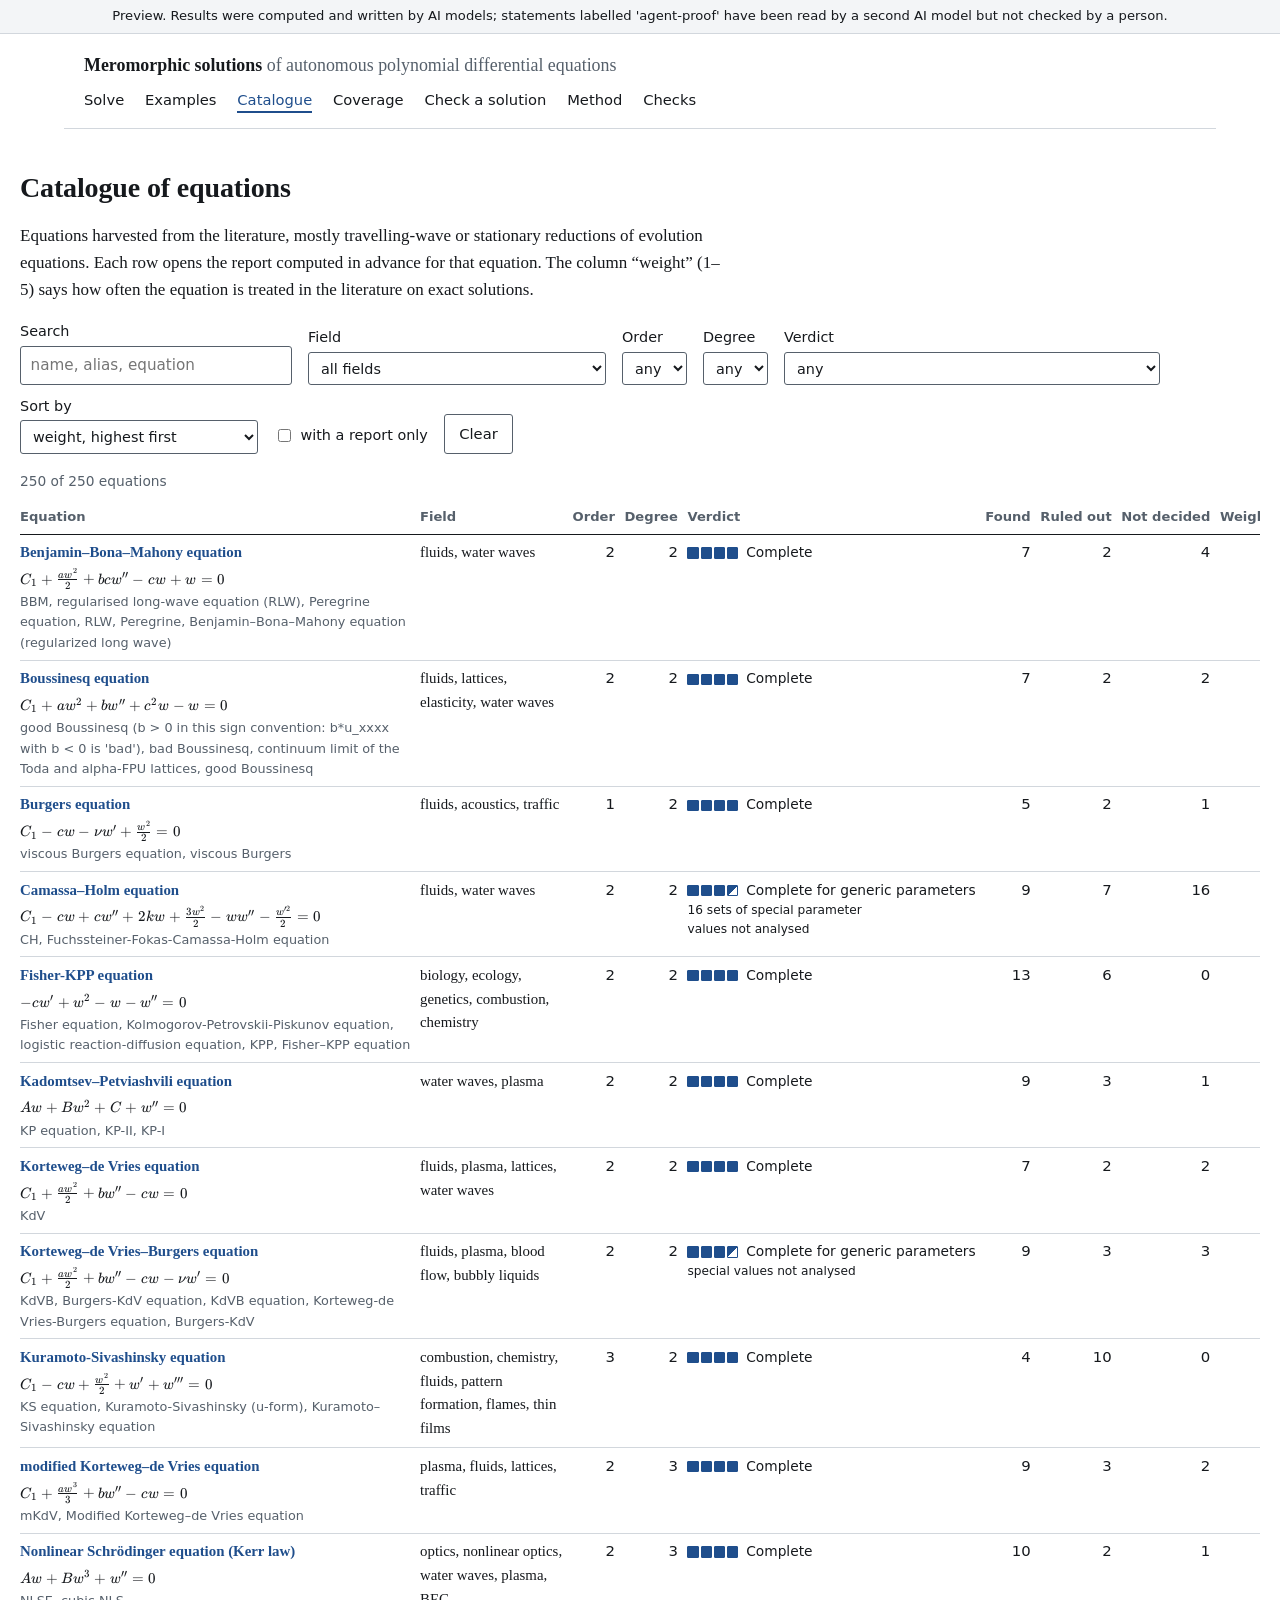
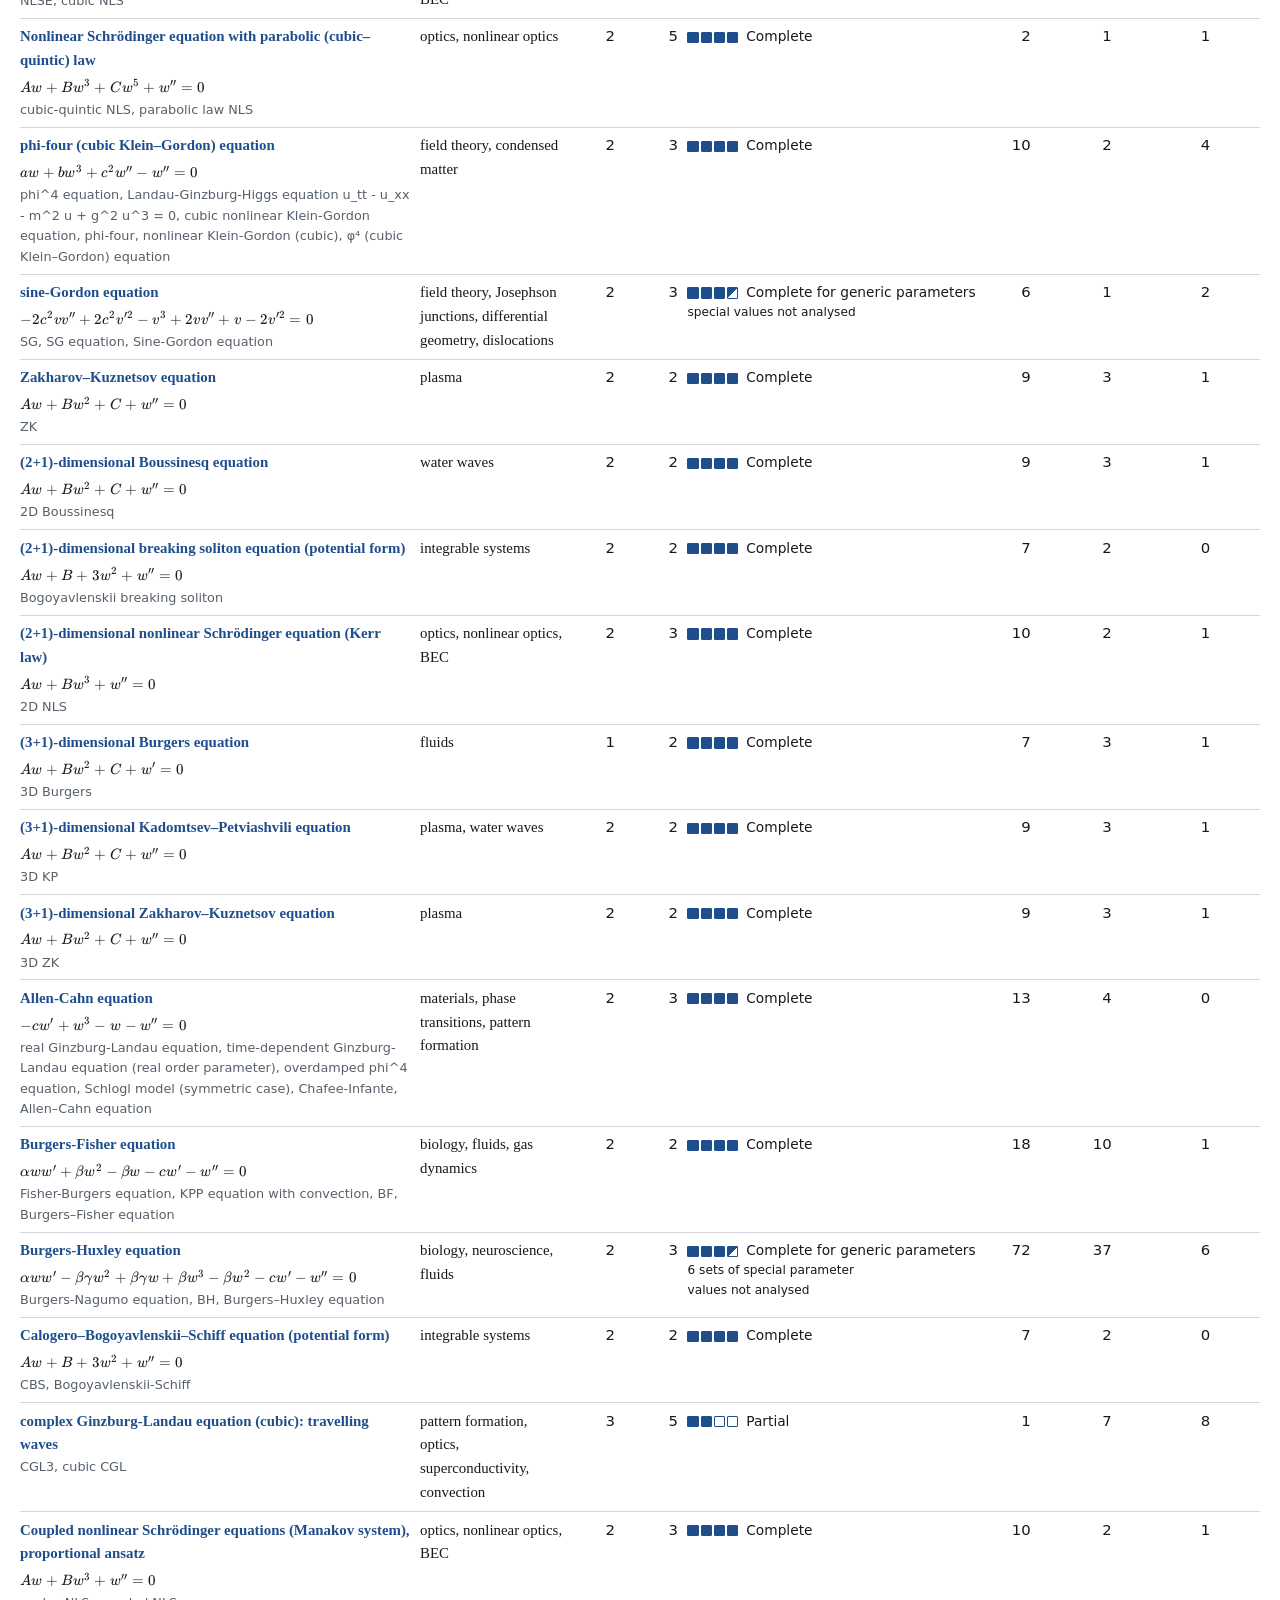
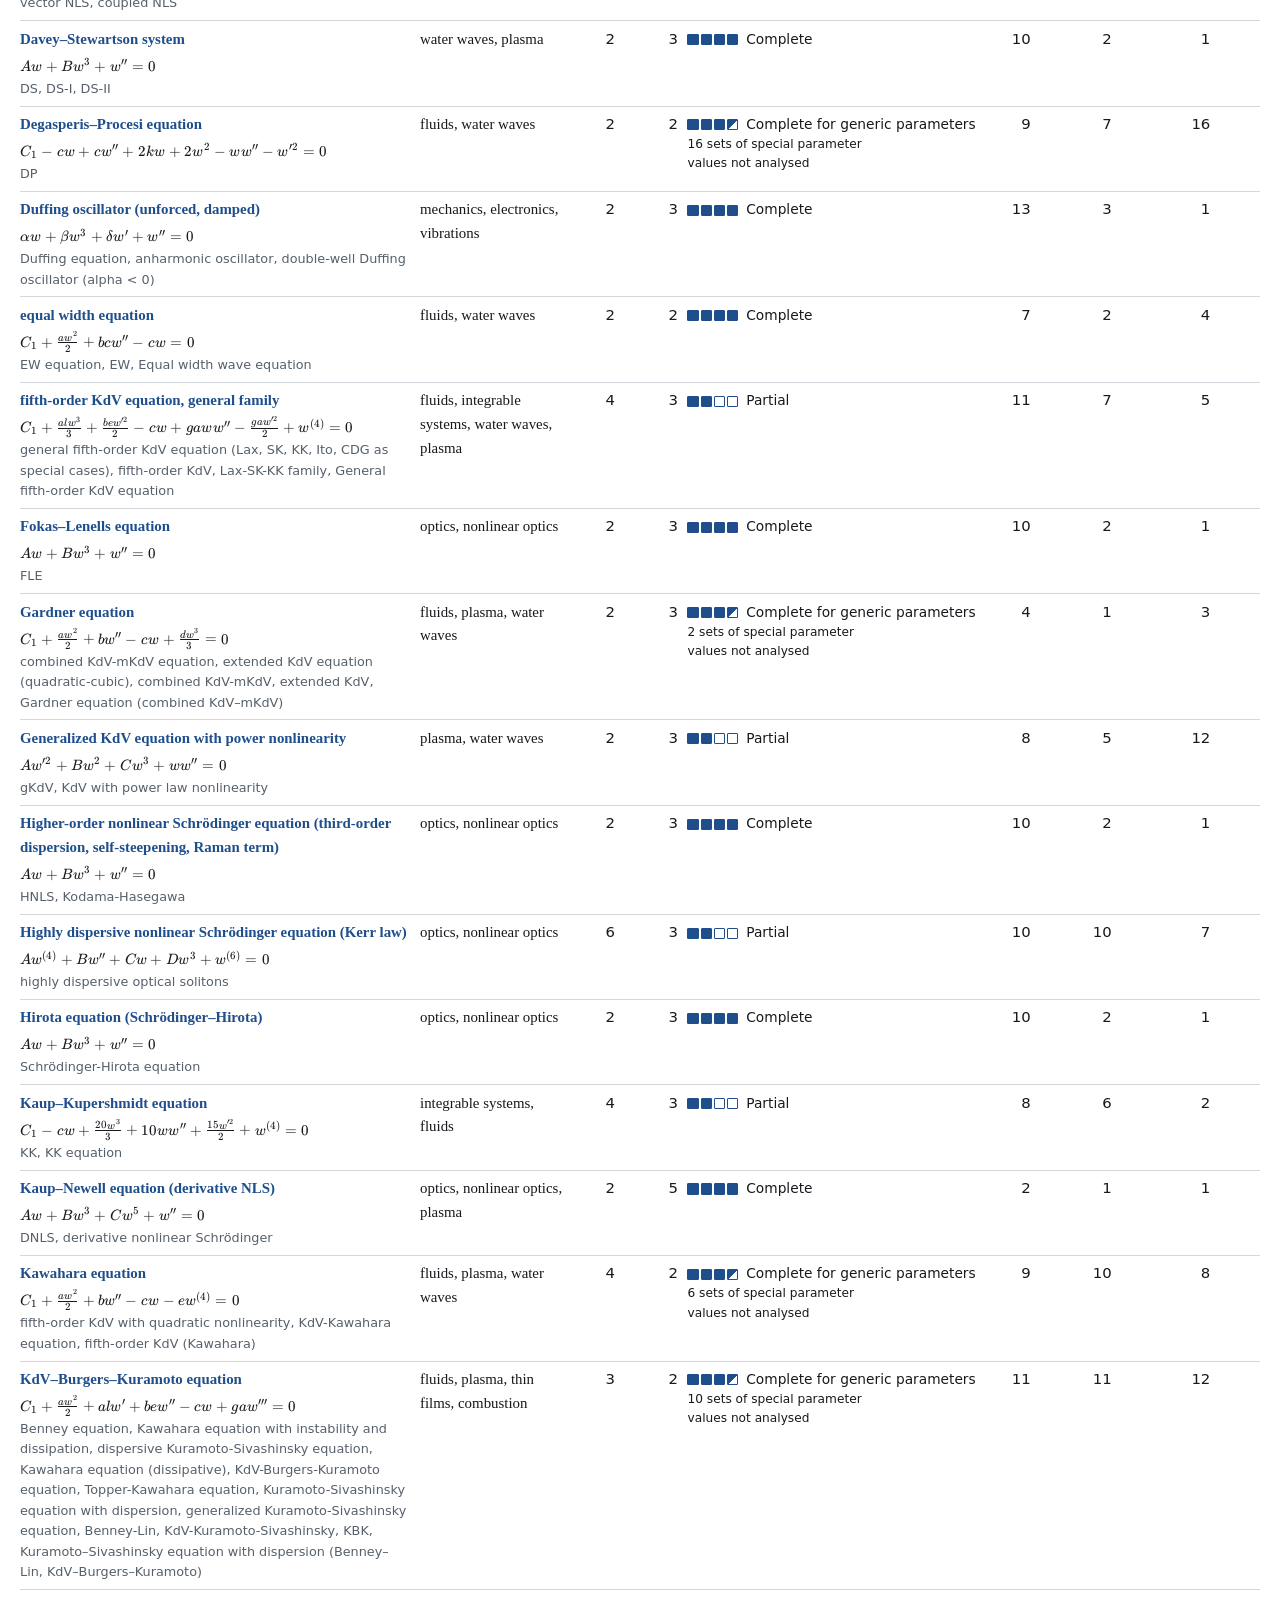
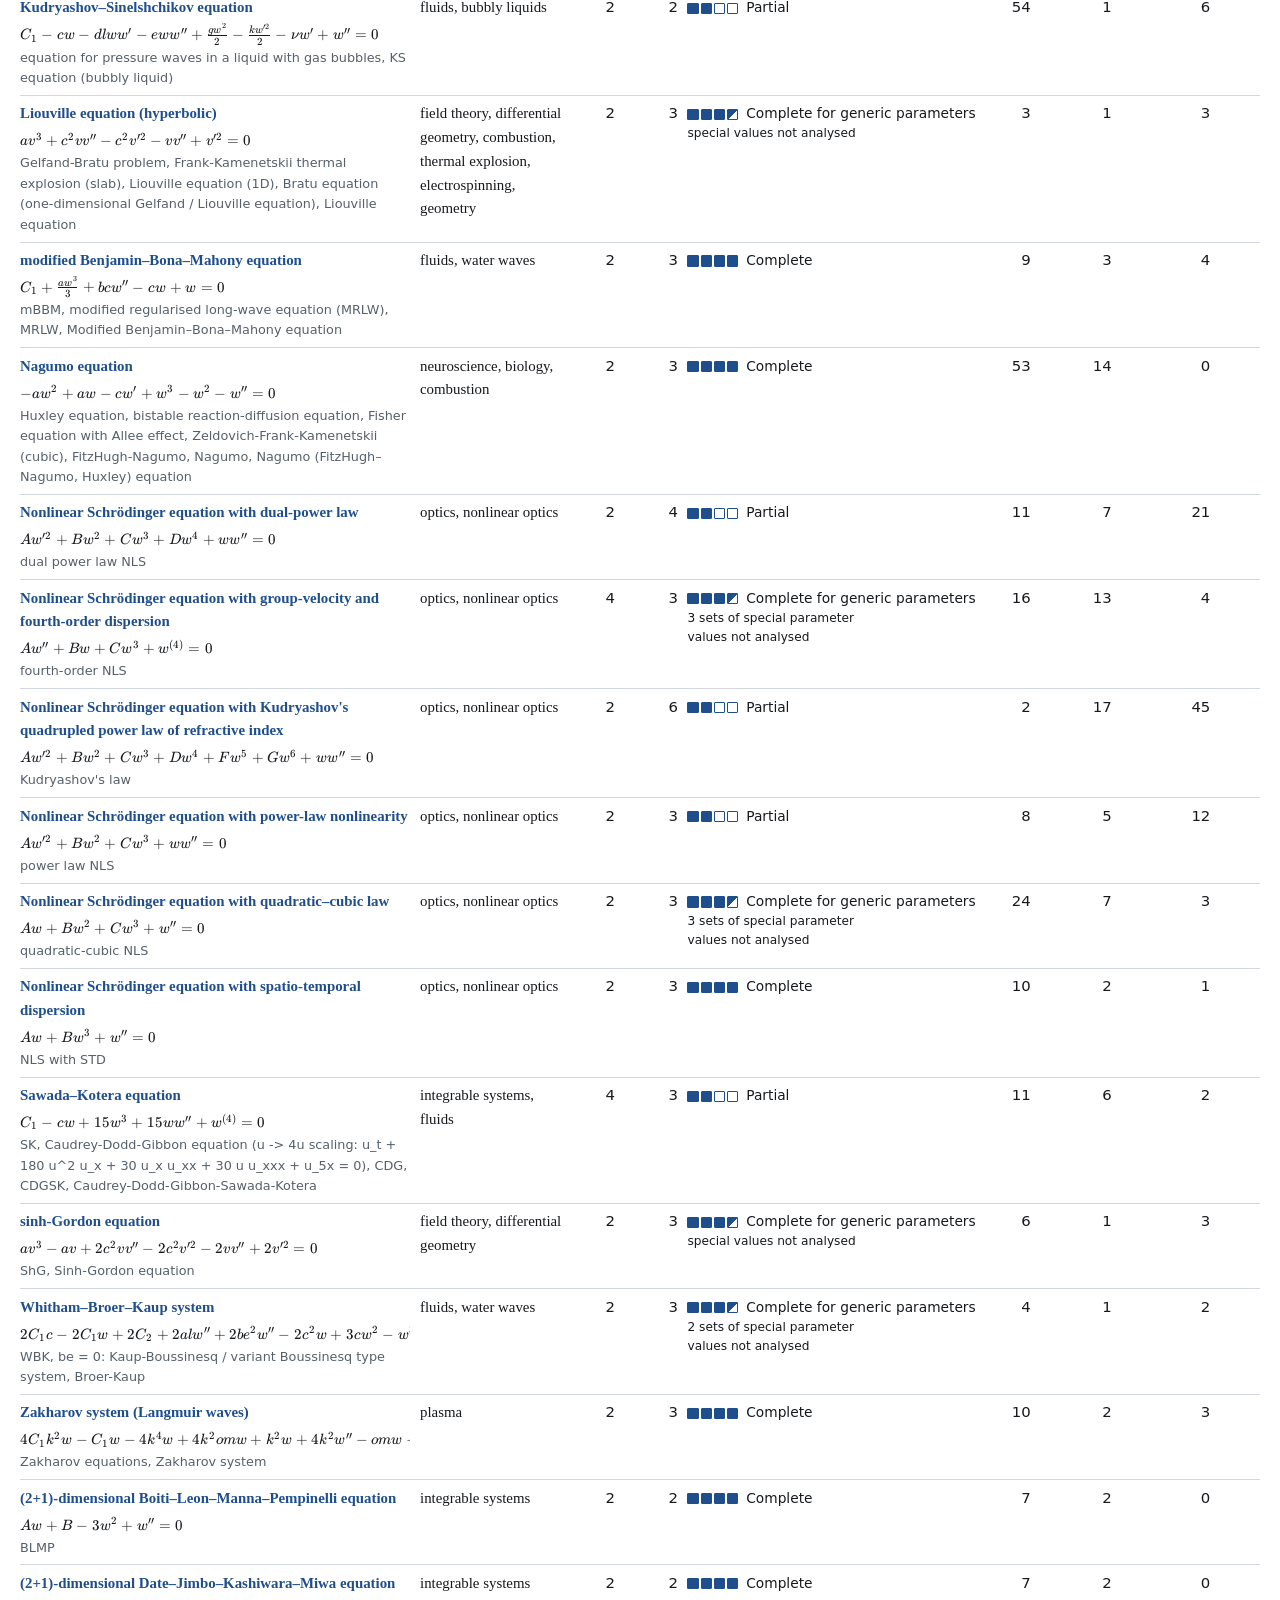
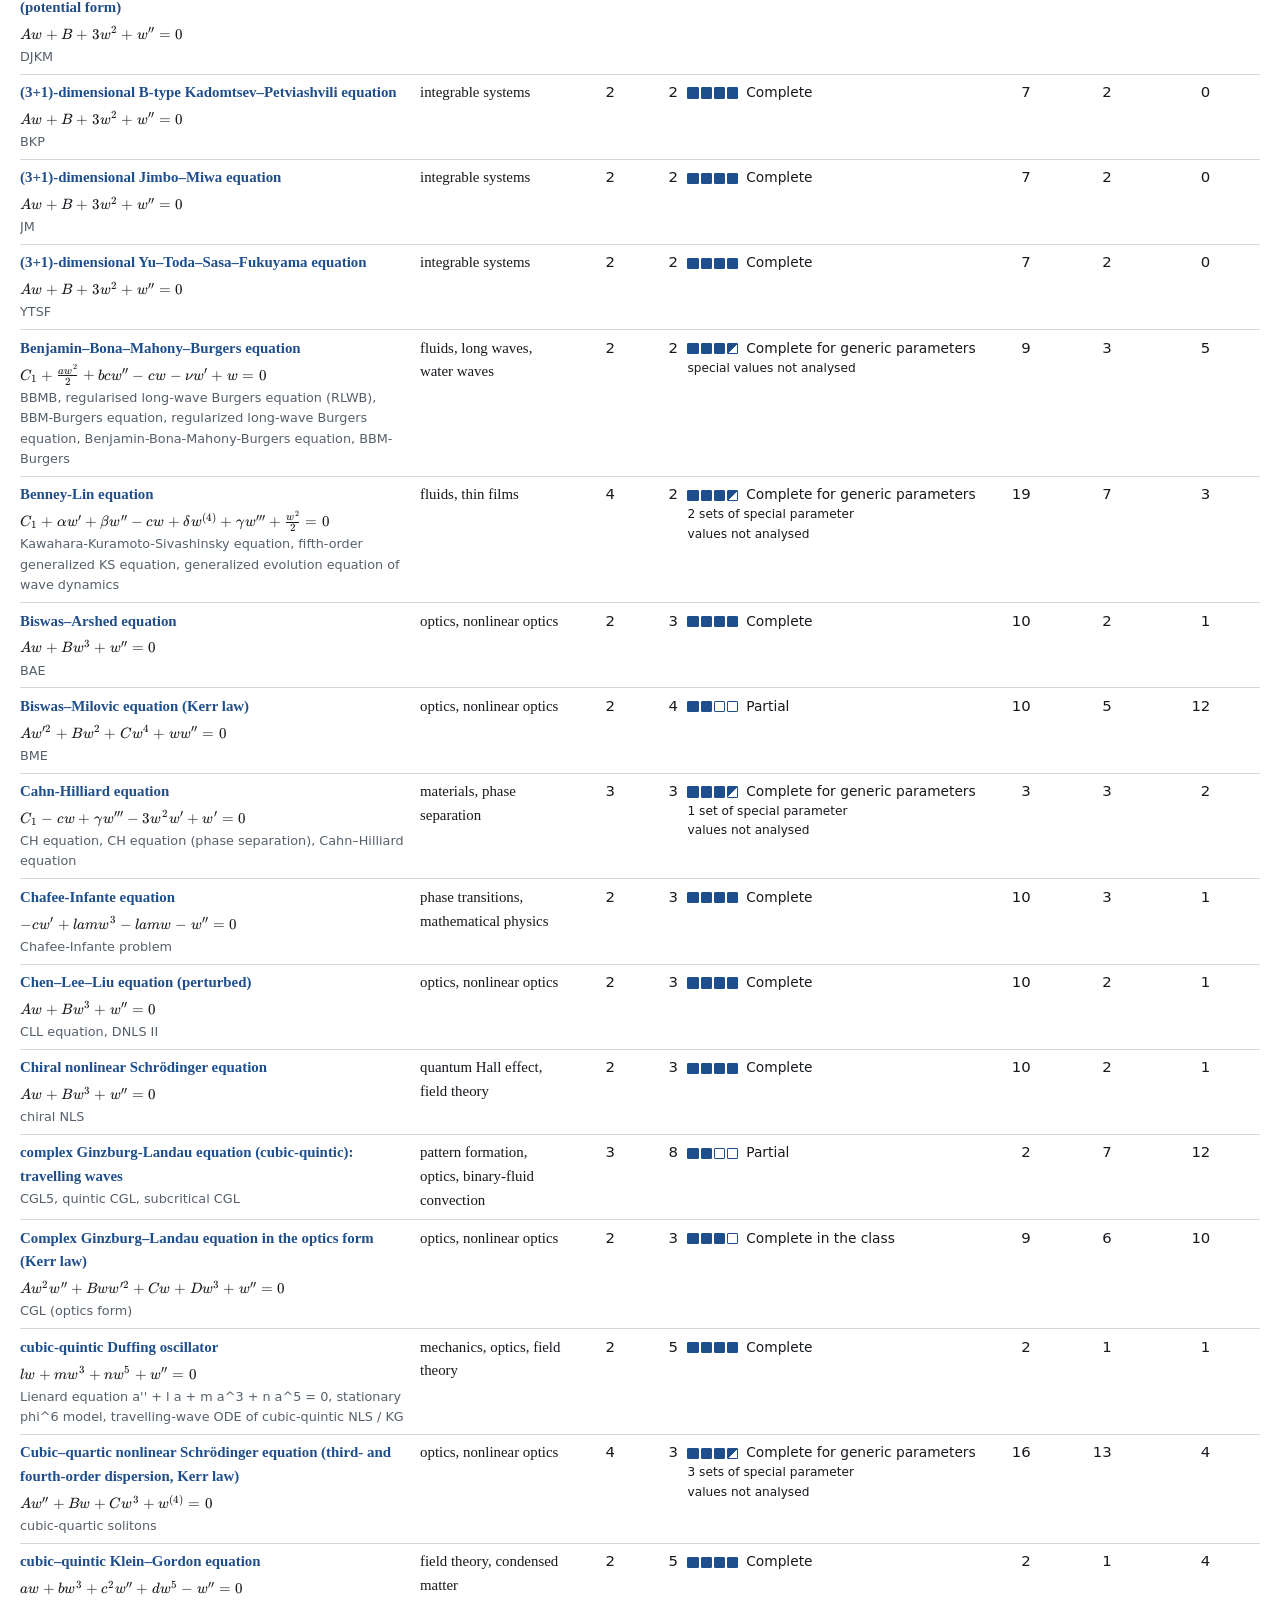
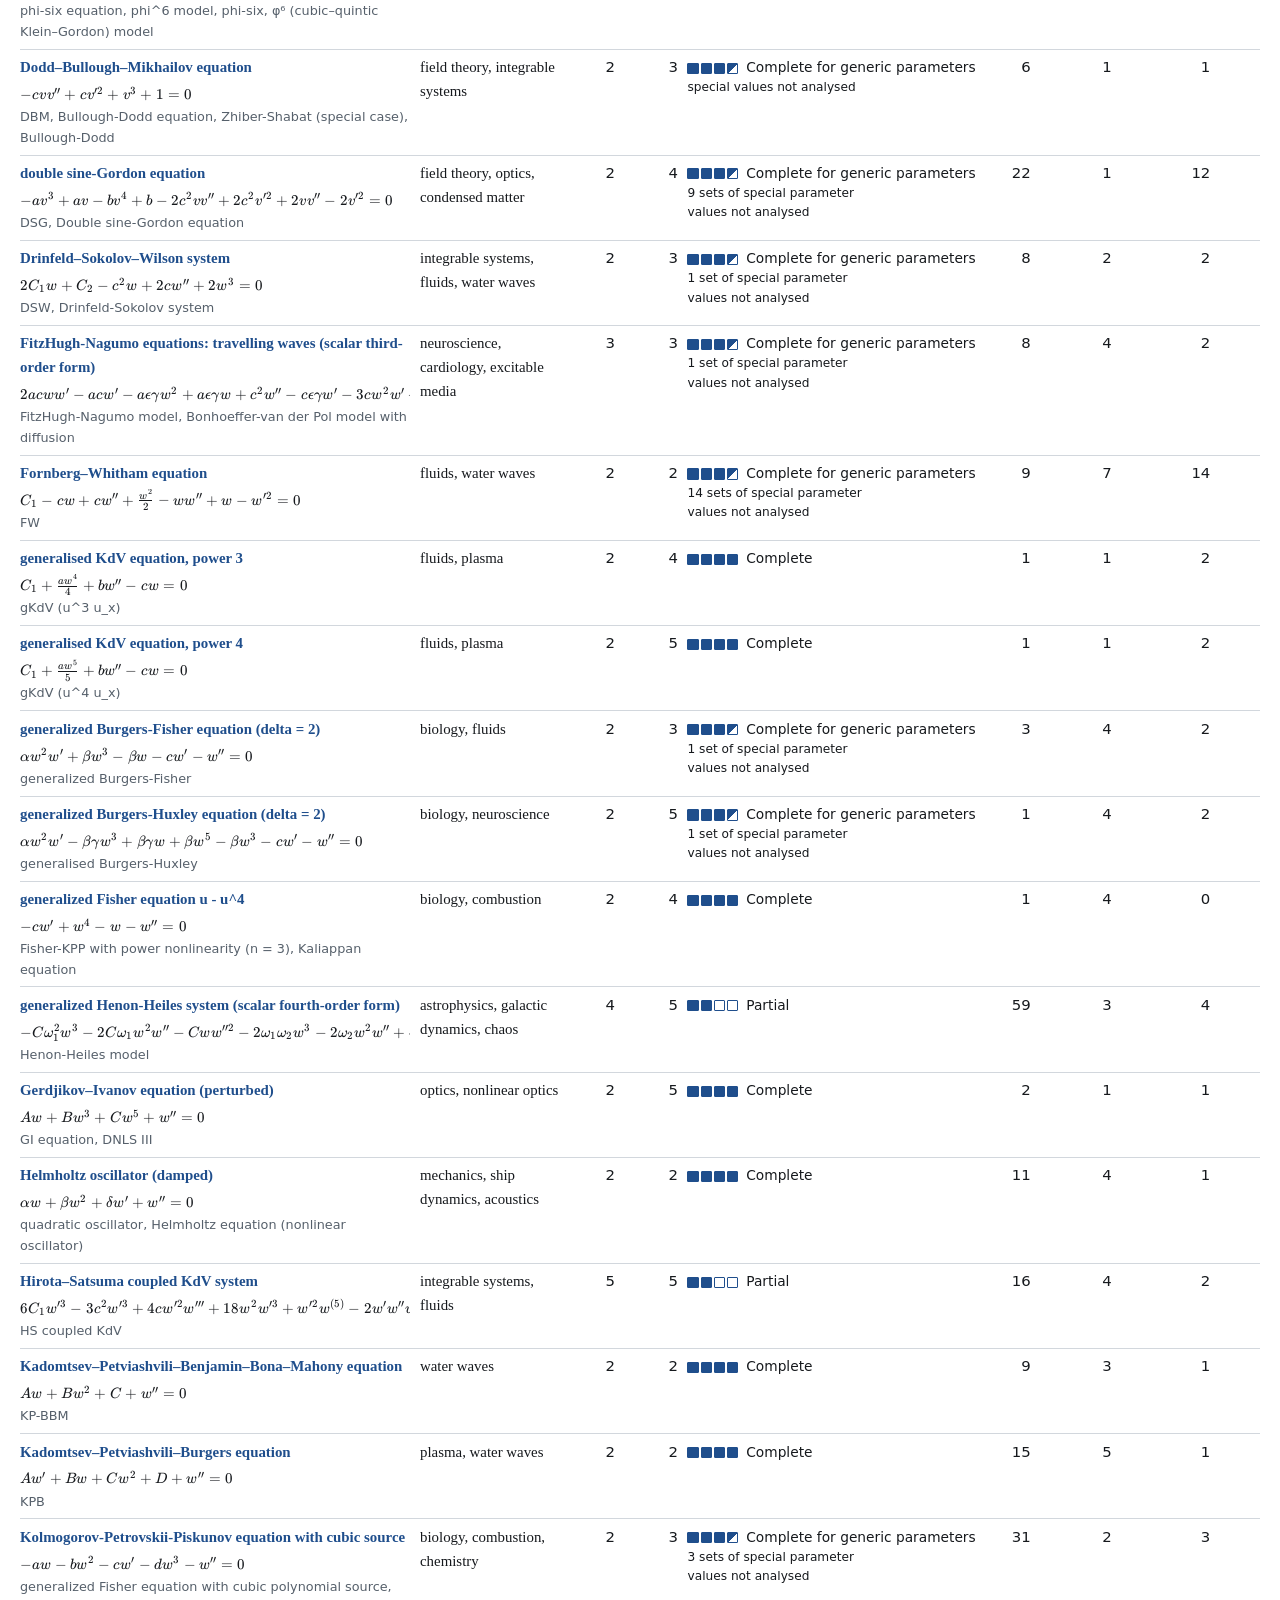
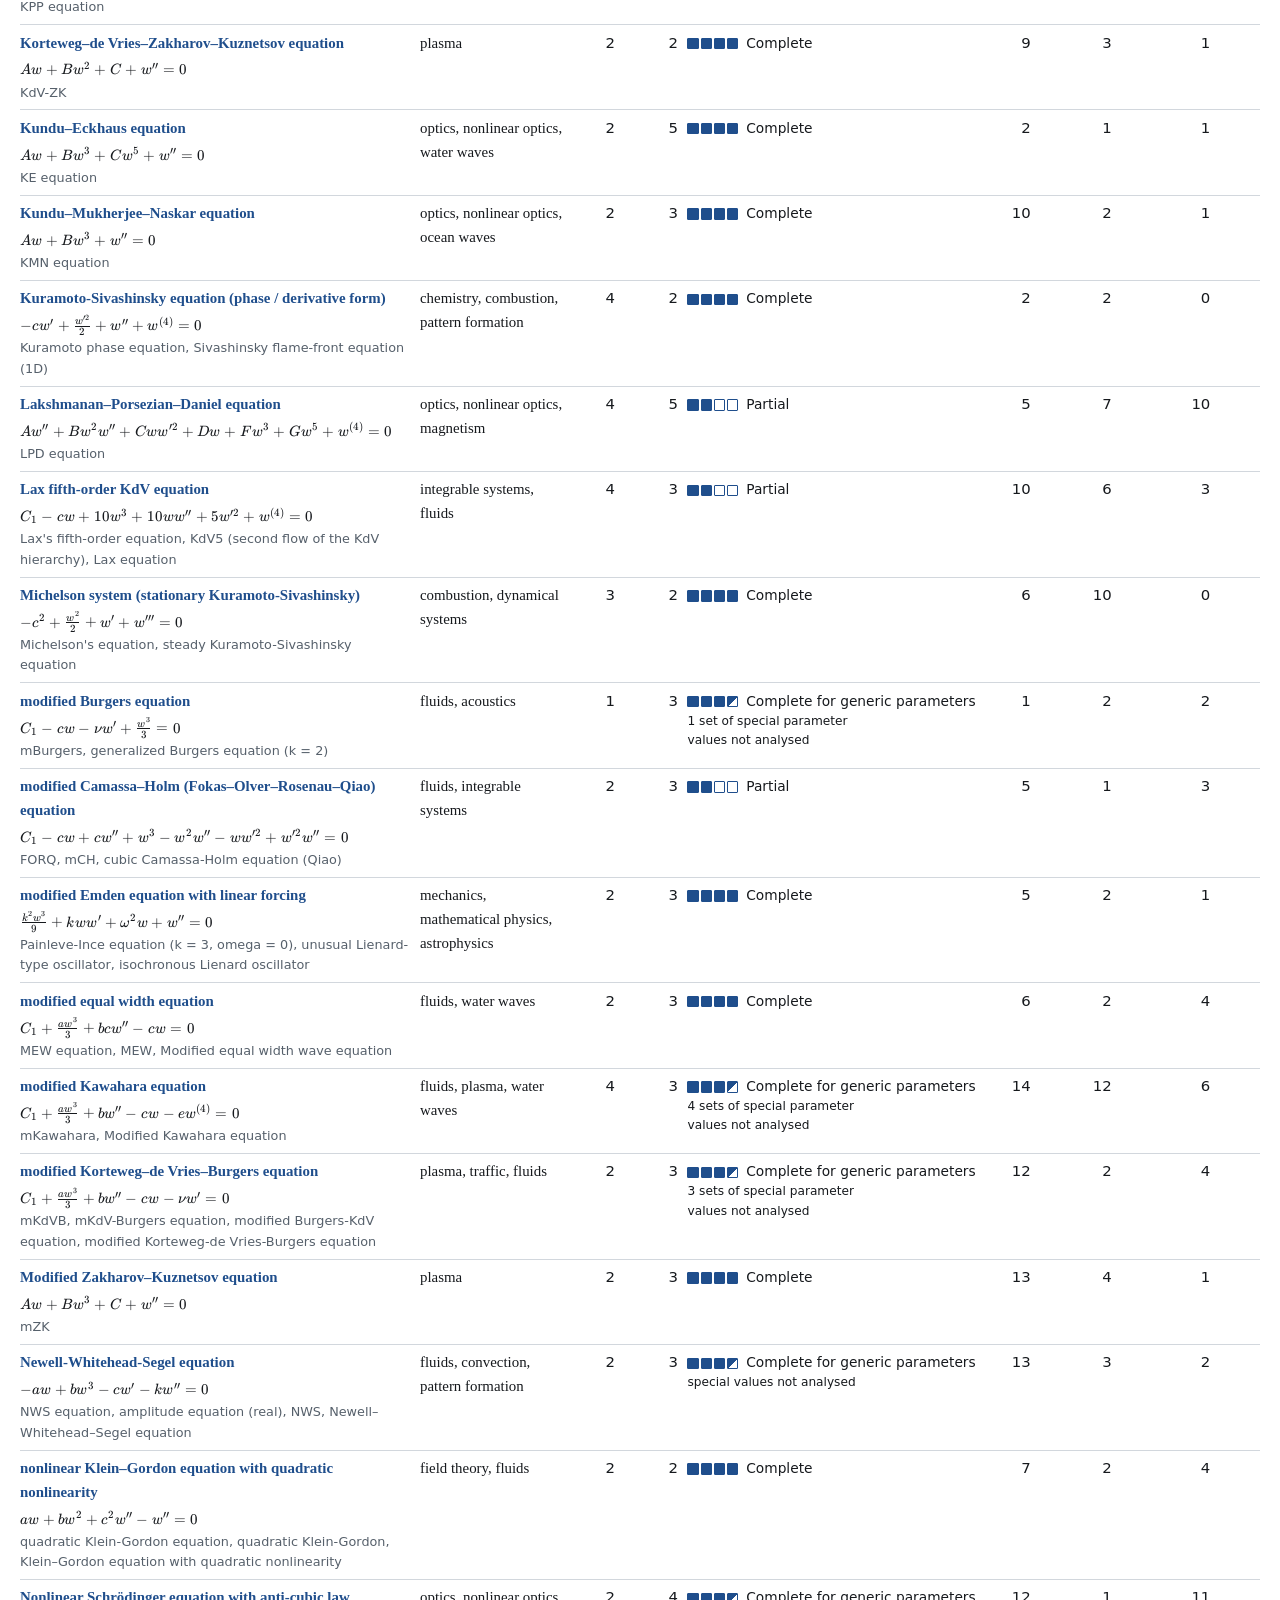
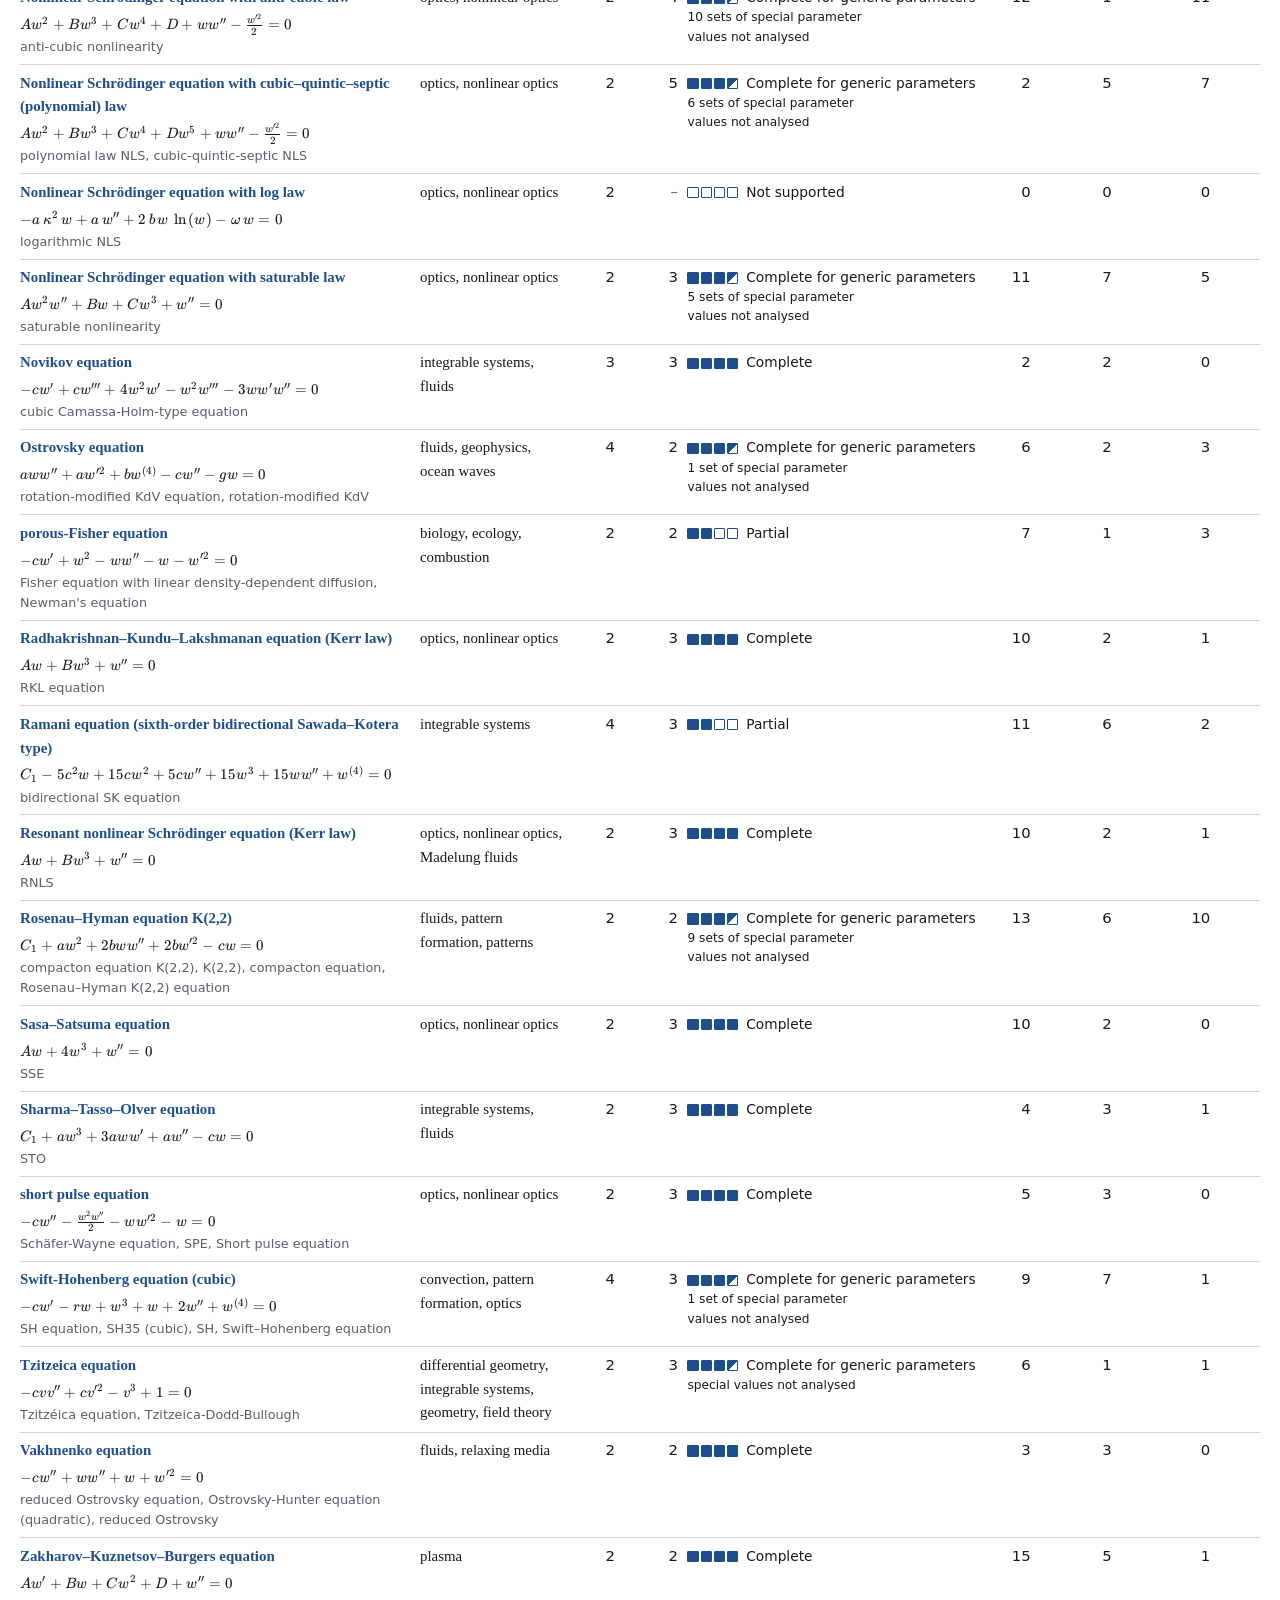
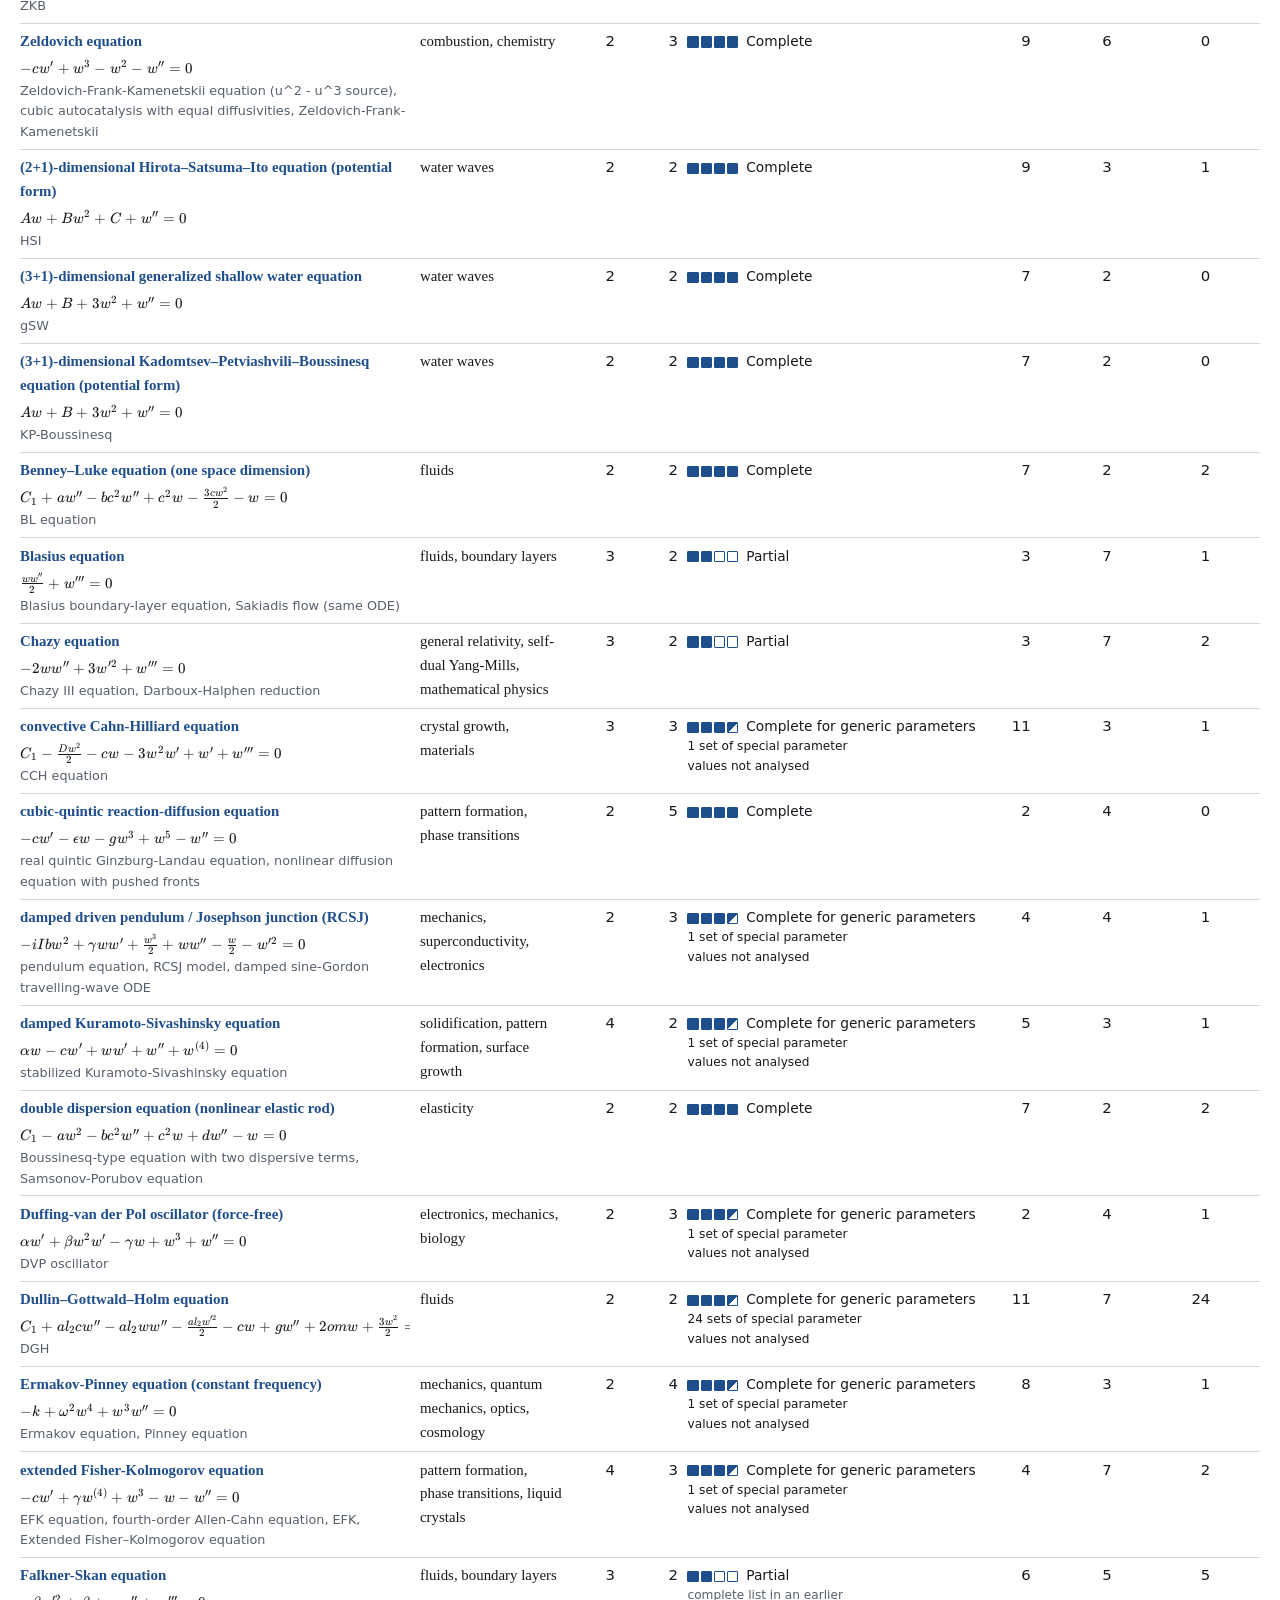
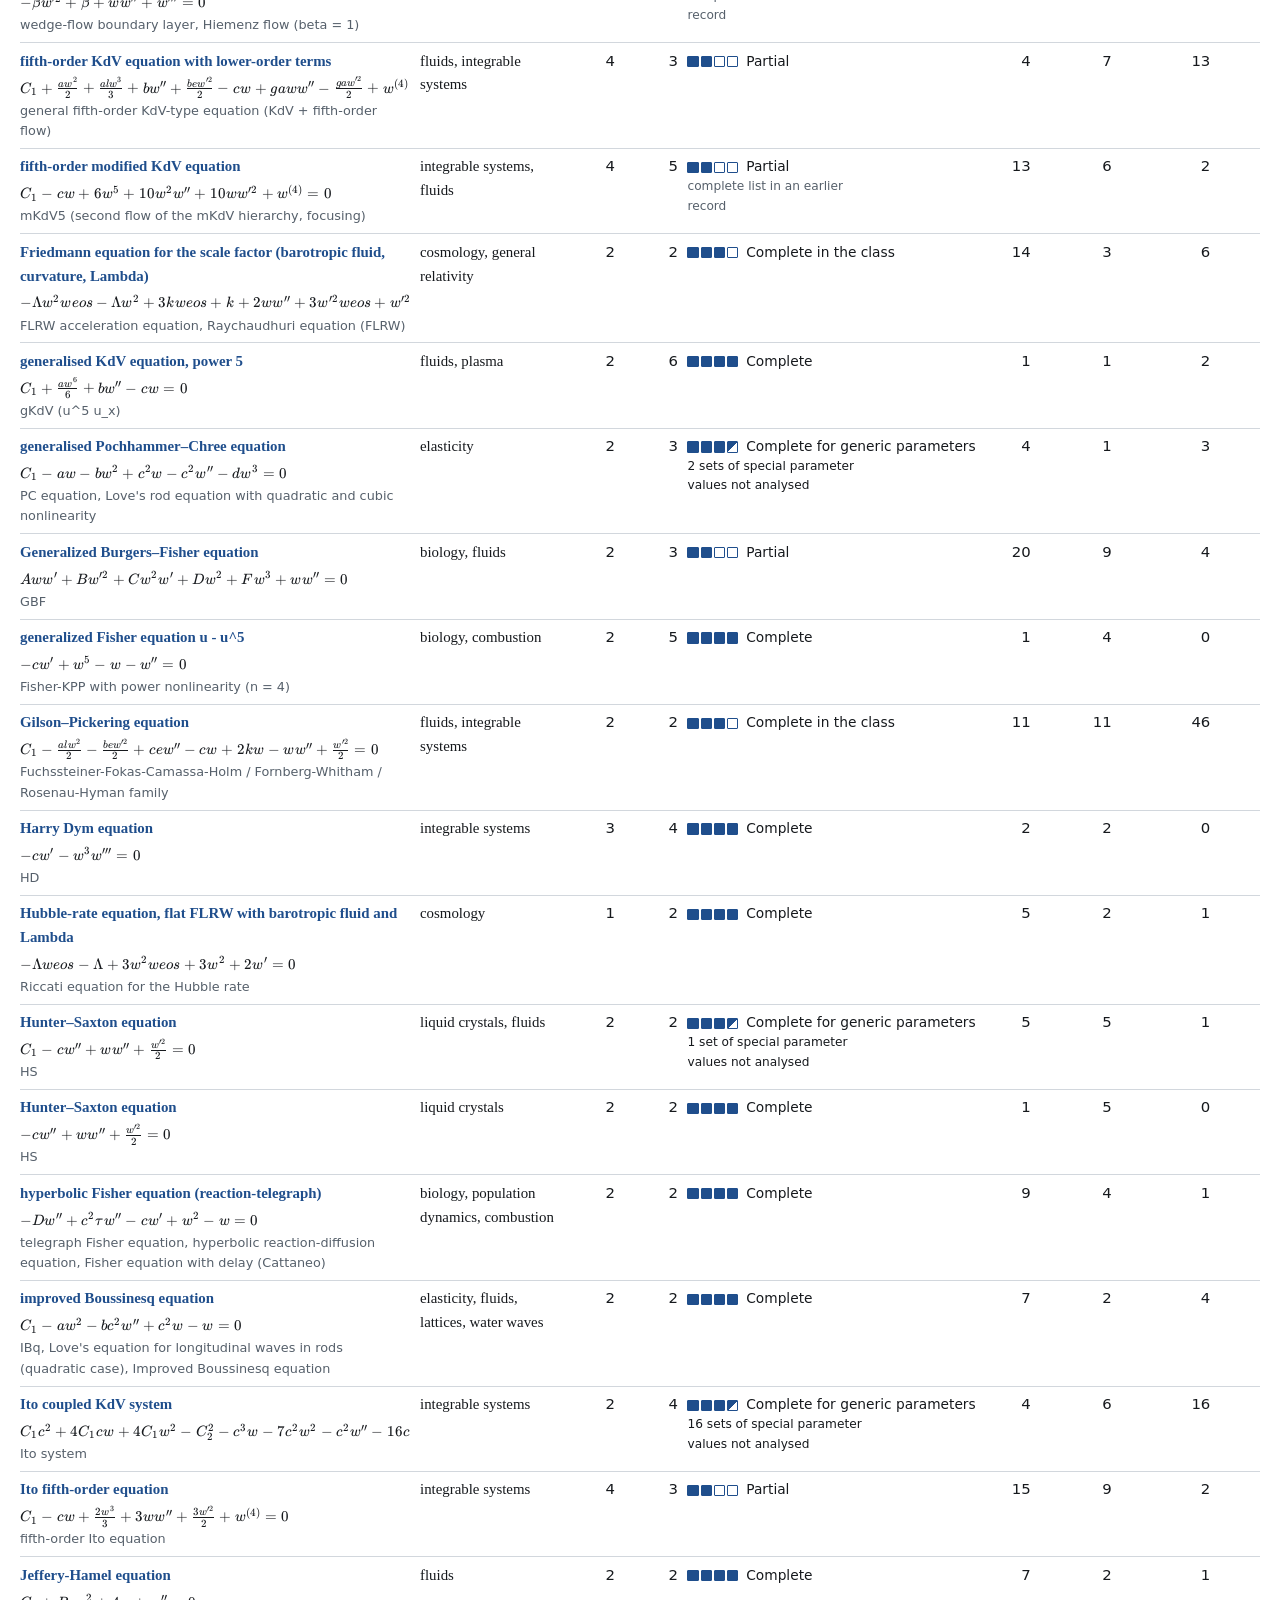
<file: catalogue.html>
<!doctype html>
<html lang="en">
<head>
<meta charset="utf-8">
<meta name="viewport" content="width=device-width, initial-scale=1">
<meta name="color-scheme" content="light dark">
<link rel="icon" href="favicon.svg" type="image/svg+xml">
<link rel="stylesheet" href="vendor/katex/katex.min.css">
<link rel="stylesheet" href="app.css">
<link rel="stylesheet" href="plot.css">
<script defer src="vendor/katex/katex.min.js"></script>

<title>Catalogue of equations — Meromorphic solutions</title>
<meta name="description" content="A catalogue of autonomous polynomial differential equations from physics, mechanics, chemistry and biology, with a precomputed report for each.">
<script type="module" src="js/catalogue.js"></script>
</head>
<body data-page="catalogue">
<a class="skip" href="#main">Skip to the content</a>
<p class="preview" role="note">Preview. Results were computed and written by AI models; statements labelled 'agent-proof' have been read by a second AI model but not checked by a person.</p>
<header class="site-header">
  <a class="site-title" href="index.html">Meromorphic solutions <span>of autonomous polynomial differential equations</span></a>
  <nav aria-label="Pages">
    <ul>
      <li><a href="index.html" data-nav="index">Solve</a></li>
      <li><a href="examples.html" data-nav="examples">Examples</a></li>
      <li><a href="catalogue.html" data-nav="catalogue">Catalogue</a></li>
      <li><a href="coverage.html" data-nav="coverage">Coverage</a></li>
      <li><a href="check.html" data-nav="check">Check a solution</a></li>
      <li><a href="method.html" data-nav="method">Method</a></li>
      <li><a href="checks.html" data-nav="checks">Checks</a></li>
    </ul>
  </nav>
</header>
<noscript><p>These pages need JavaScript: the reports are typeset and, in the static version, computed in the browser.</p></noscript>

<main id="main">
  <div id="list-view">
    <h1>Catalogue of equations</h1>
    <p class="prose">Equations harvested from the literature, mostly travelling-wave or stationary reductions of evolution
    equations. Each row opens the report computed in advance for that equation. The column “weight” (1–5) says how often
    the equation is treated in the literature on exact solutions.</p>
    <form class="filters" id="filters" role="search" aria-label="Filter the catalogue" autocomplete="off">
      <div><label for="f-q">Search</label><input type="search" id="f-q" placeholder="name, alias, equation"></div>
      <div><label for="f-field">Field</label><select id="f-field"><option value="">all fields</option></select></div>
      <div><label for="f-order">Order</label><select id="f-order"><option value="">any</option></select></div>
      <div><label for="f-degree">Degree</label><select id="f-degree"><option value="">any</option></select></div>
      <div><label for="f-level">Verdict</label><select id="f-level"><option value="">any</option></select></div>
      <div><label for="f-sort">Sort by</label><select id="f-sort">
        <option value="weight:-1">weight, highest first</option>
        <option value="name:1">name</option>
        <option value="order:1">order</option>
        <option value="degree:1">degree</option>
        <option value="level:1">verdict, most complete first</option>
        <option value="found:-1">number found</option>
      </select></div>
      <div class="check"><input type="checkbox" id="f-report"><label for="f-report">with a report only</label></div>
      <div><button type="reset" id="f-reset">Clear</button></div>
    </form>
    <p class="count-line" id="count" role="status" aria-live="polite"></p>
    <div class="table-wrap">
      <table class="cat" id="cat">
        <thead><tr>
          <th scope="col" data-key="name"><button type="button">Equation</button></th>
          <th scope="col" data-key="field"><button type="button">Field</button></th>
          <th scope="col" class="num" data-key="order"><button type="button">Order</button></th>
          <th scope="col" class="num" data-key="degree"><button type="button">Degree</button></th>
          <th scope="col" data-key="level"><button type="button">Verdict</button></th>
          <th scope="col" class="num" data-key="found"><button type="button">Found</button></th>
          <th scope="col" class="num" data-key="ruled_out"><button type="button">Ruled out</button></th>
          <th scope="col" class="num" data-key="not_decided"><button type="button">Not decided</button></th>
          <th scope="col" class="num" data-key="weight"><button type="button">Weight</button></th>
        </tr></thead>
        <tbody id="rows"></tbody>
      </table>
    </div>
  </div>
  <div id="entry-view" hidden>
    <p class="small"><a href="catalogue.html" id="back">Back to the catalogue</a></p>
    <div id="entry-head" class="entry-head"></div>
    <div id="message"></div>
    <div id="result" class="result"></div>
    <div id="entry-refs" class="entry-refs"></div>
  </div>
</main>
<footer class="site-footer">
  <p>Data of 7 October 2026, 03:52 UTC (250 catalogue entries, 248 reports); engine version: mero 0.2 (6 October 2026). <span id="backend-note"></span></p>
  <p>Every result carries a label that says what it rests on. <a href="method.html">What the site does and does not do</a>. <a href="checks.html">Which checks were made</a>.</p>
</footer>

</body>
</html>
</file>
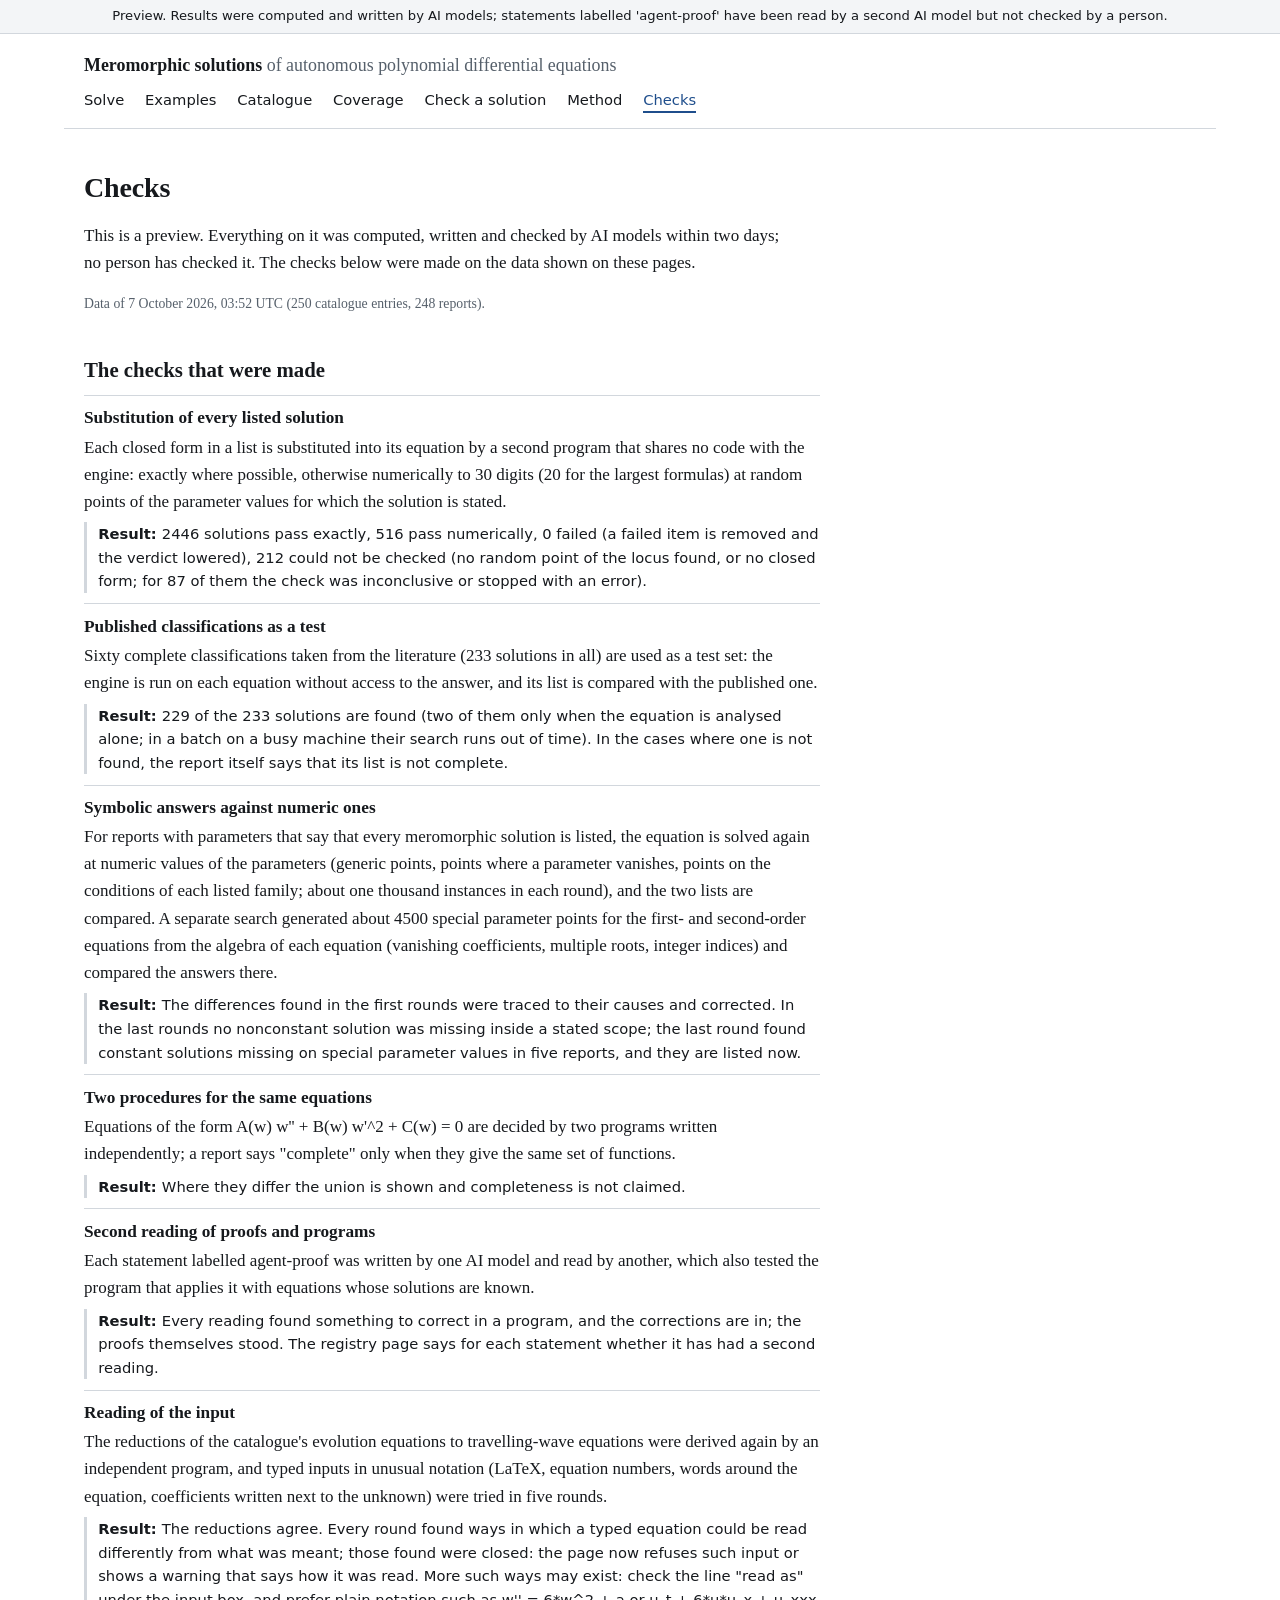
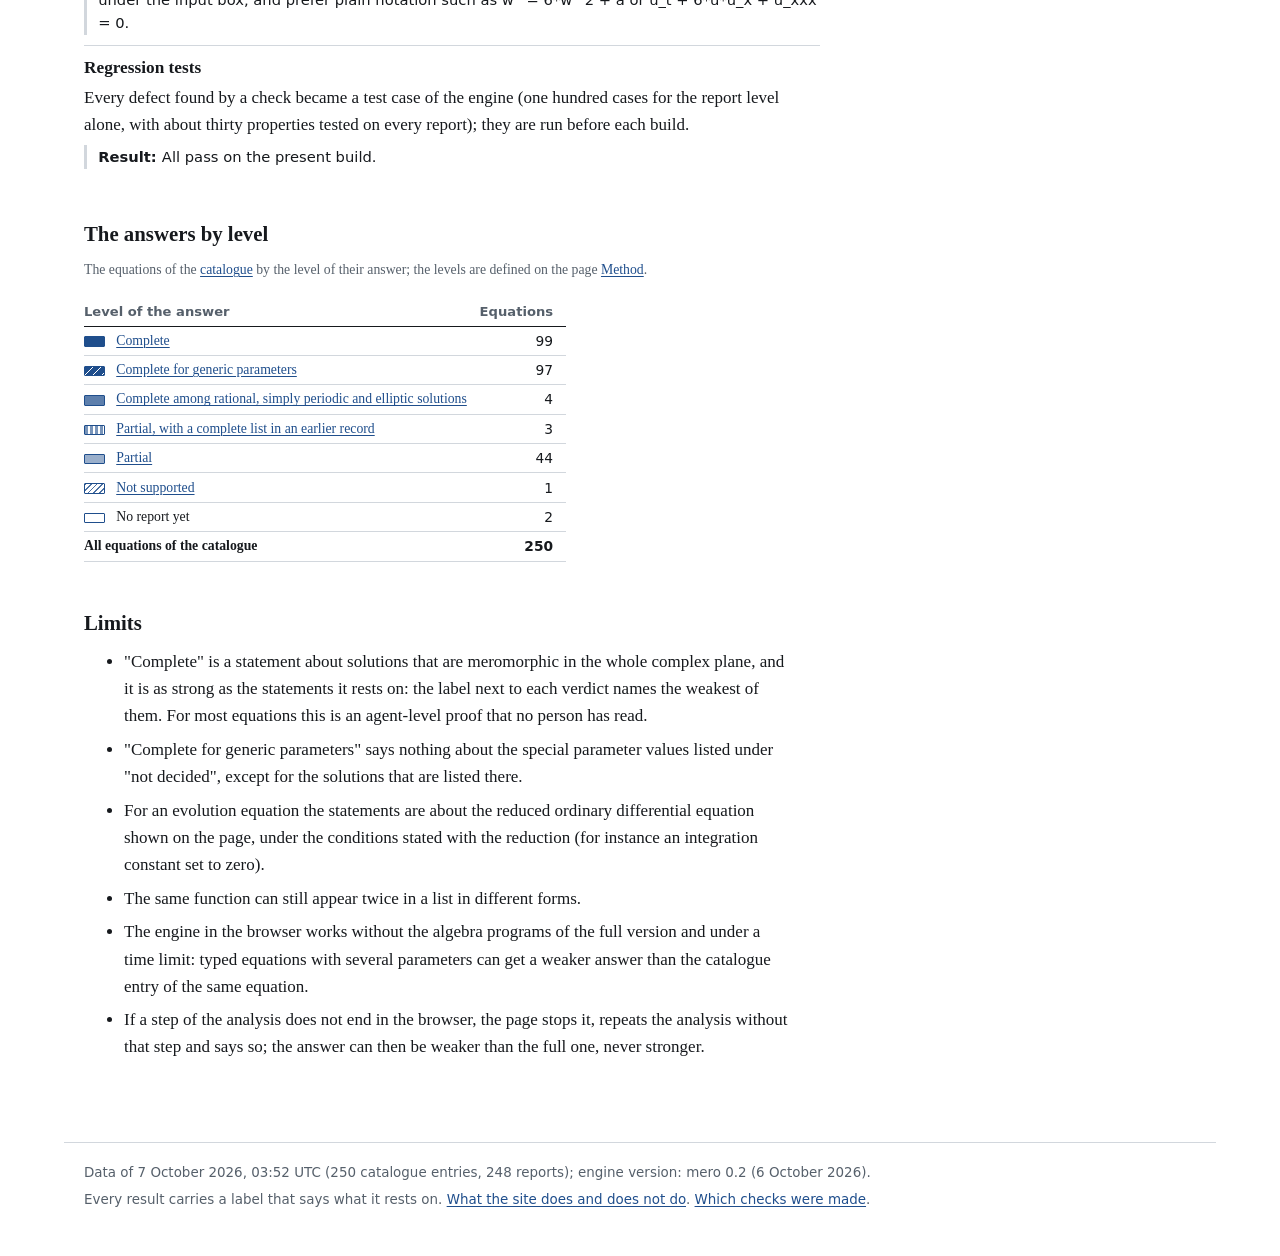
<file: checks.html>
<!doctype html>
<html lang="en">
<head>
<meta charset="utf-8">
<meta name="viewport" content="width=device-width, initial-scale=1">
<meta name="color-scheme" content="light dark">
<link rel="icon" href="favicon.svg" type="image/svg+xml">
<link rel="stylesheet" href="vendor/katex/katex.min.css">
<link rel="stylesheet" href="app.css">
<link rel="stylesheet" href="plot.css">
<script defer src="vendor/katex/katex.min.js"></script>

<title>Checks — Meromorphic solutions</title>
<meta name="description" content="The checks that were made on the data of these pages, with their results, the numbers of answers by level, and the limits of the answers.">
<script type="module" src="js/checks.js"></script>
</head>
<body data-page="checks">
<a class="skip" href="#main">Skip to the content</a>
<p class="preview" role="note">Preview. Results were computed and written by AI models; statements labelled 'agent-proof' have been read by a second AI model but not checked by a person.</p>
<header class="site-header">
  <a class="site-title" href="index.html">Meromorphic solutions <span>of autonomous polynomial differential equations</span></a>
  <nav aria-label="Pages">
    <ul>
      <li><a href="index.html" data-nav="index">Solve</a></li>
      <li><a href="examples.html" data-nav="examples">Examples</a></li>
      <li><a href="catalogue.html" data-nav="catalogue">Catalogue</a></li>
      <li><a href="coverage.html" data-nav="coverage">Coverage</a></li>
      <li><a href="check.html" data-nav="check">Check a solution</a></li>
      <li><a href="method.html" data-nav="method">Method</a></li>
      <li><a href="checks.html" data-nav="checks">Checks</a></li>
    </ul>
  </nav>
</header>
<noscript><p>These pages need JavaScript: the reports are typeset and, in the static version, computed in the browser.</p></noscript>

<main id="main">
  <h1>Checks</h1>
  <p class="prose" id="checks-intro"></p>
  <p class="small muted" id="checks-date">Data of 7 October 2026, 03:52 UTC (250 catalogue entries, 248 reports).</p>

  <section id="made" aria-labelledby="h-made">
    <h2 id="h-made">The checks that were made</h2>
    <div id="checks-list"></div>
  </section>

  <section id="levels" aria-labelledby="h-levels">
    <h2 id="h-levels">The answers by level</h2>
    <p class="small muted">The equations of the <a href="catalogue.html">catalogue</a> by the level of their answer; the levels are defined on the page <a href="method.html#levels">Method</a>.</p>
    <div class="table-wrap"><table class="mini" id="checks-levels"></table></div>
  </section>

  <section id="limits" aria-labelledby="h-limits">
    <h2 id="h-limits">Limits</h2>
    <ul class="prose" id="checks-limits"></ul>
  </section>
</main>
<footer class="site-footer">
  <p>Data of 7 October 2026, 03:52 UTC (250 catalogue entries, 248 reports); engine version: mero 0.2 (6 October 2026). <span id="backend-note"></span></p>
  <p>Every result carries a label that says what it rests on. <a href="method.html">What the site does and does not do</a>. <a href="checks.html">Which checks were made</a>.</p>
</footer>

</body>
</html>
</file>
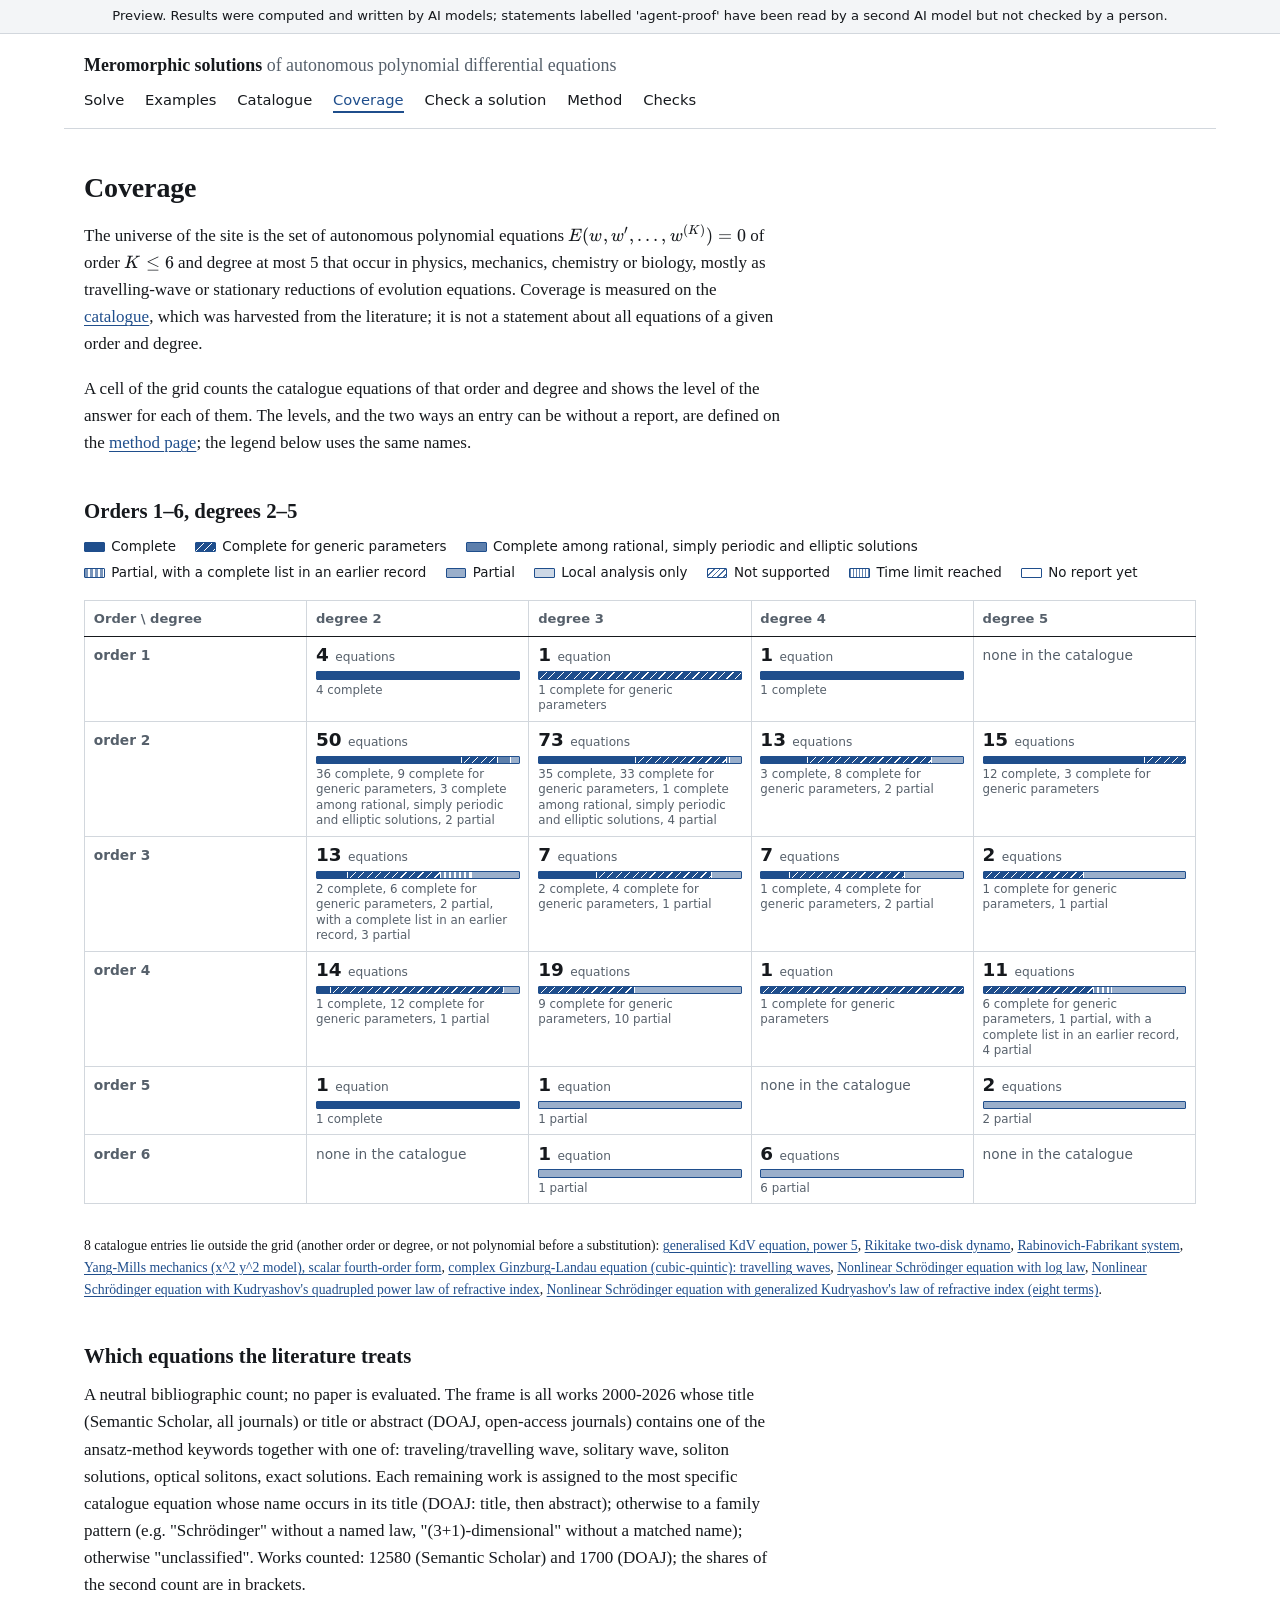
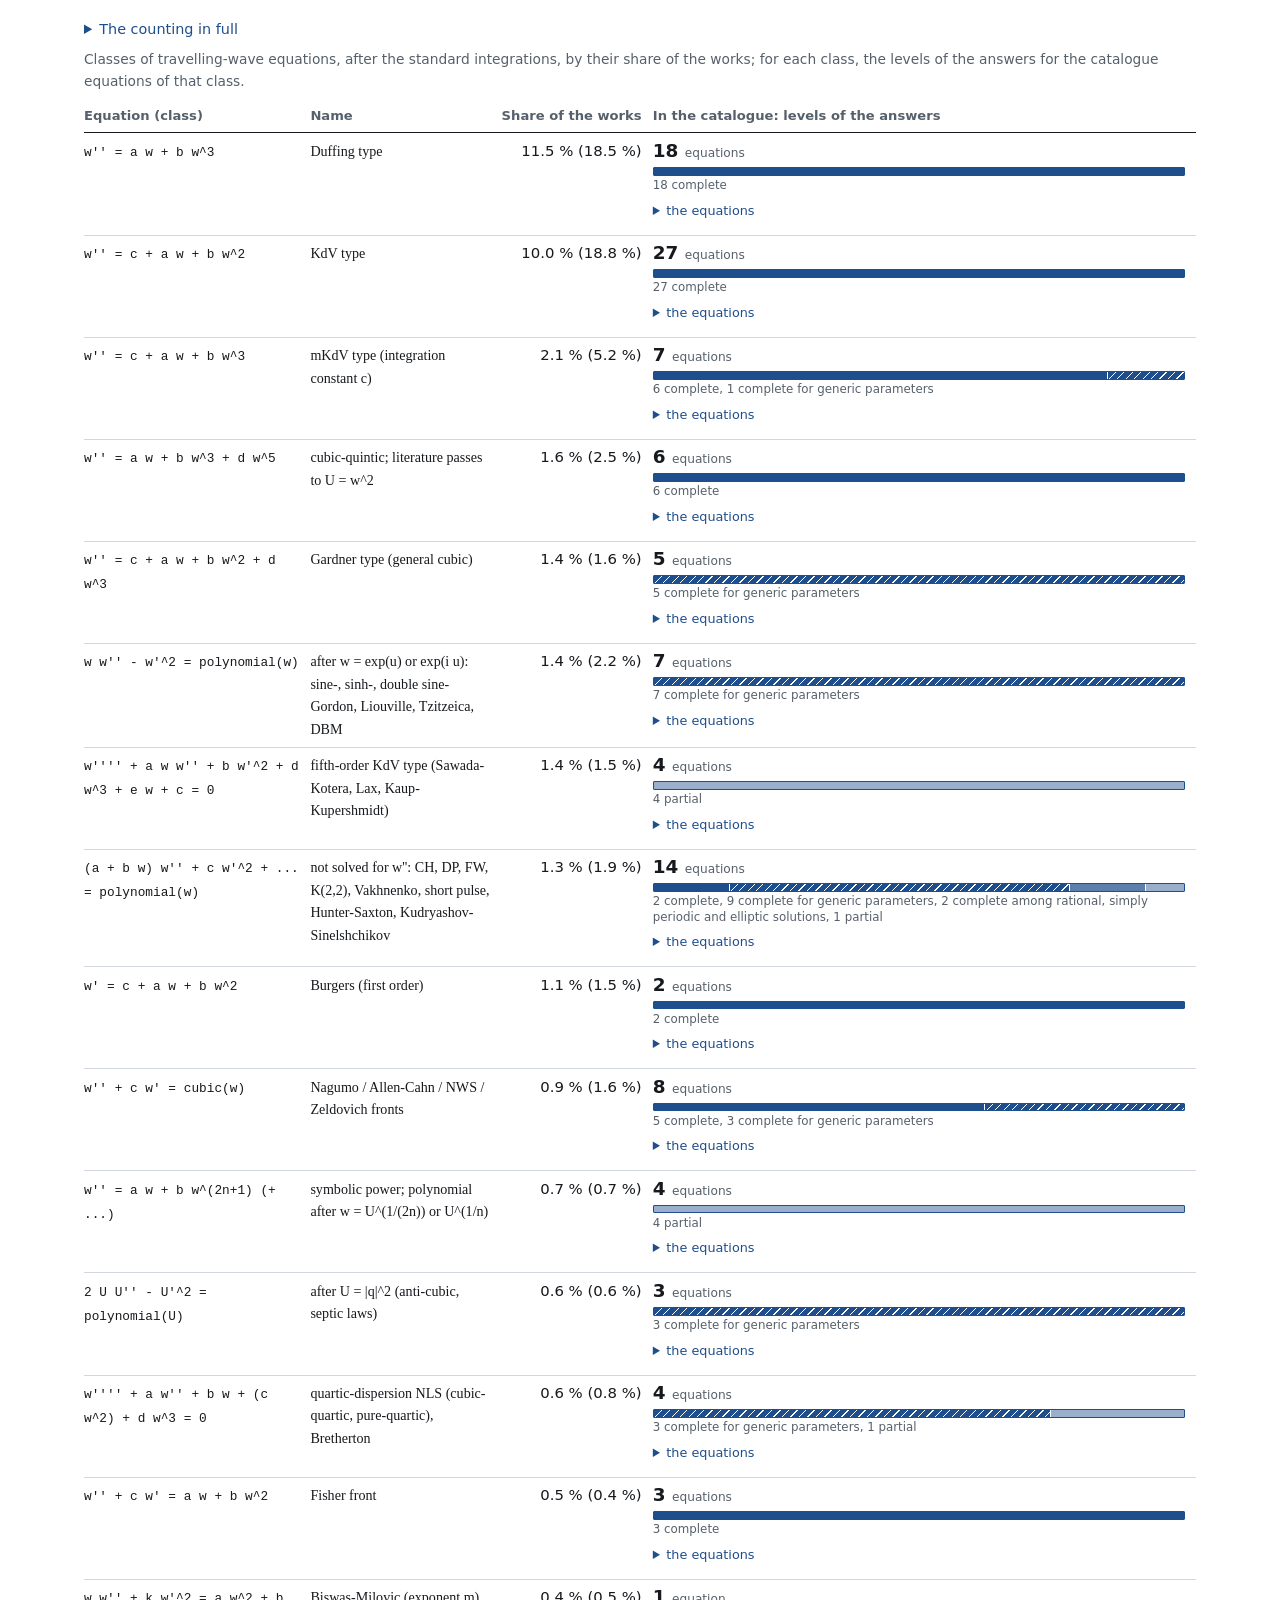
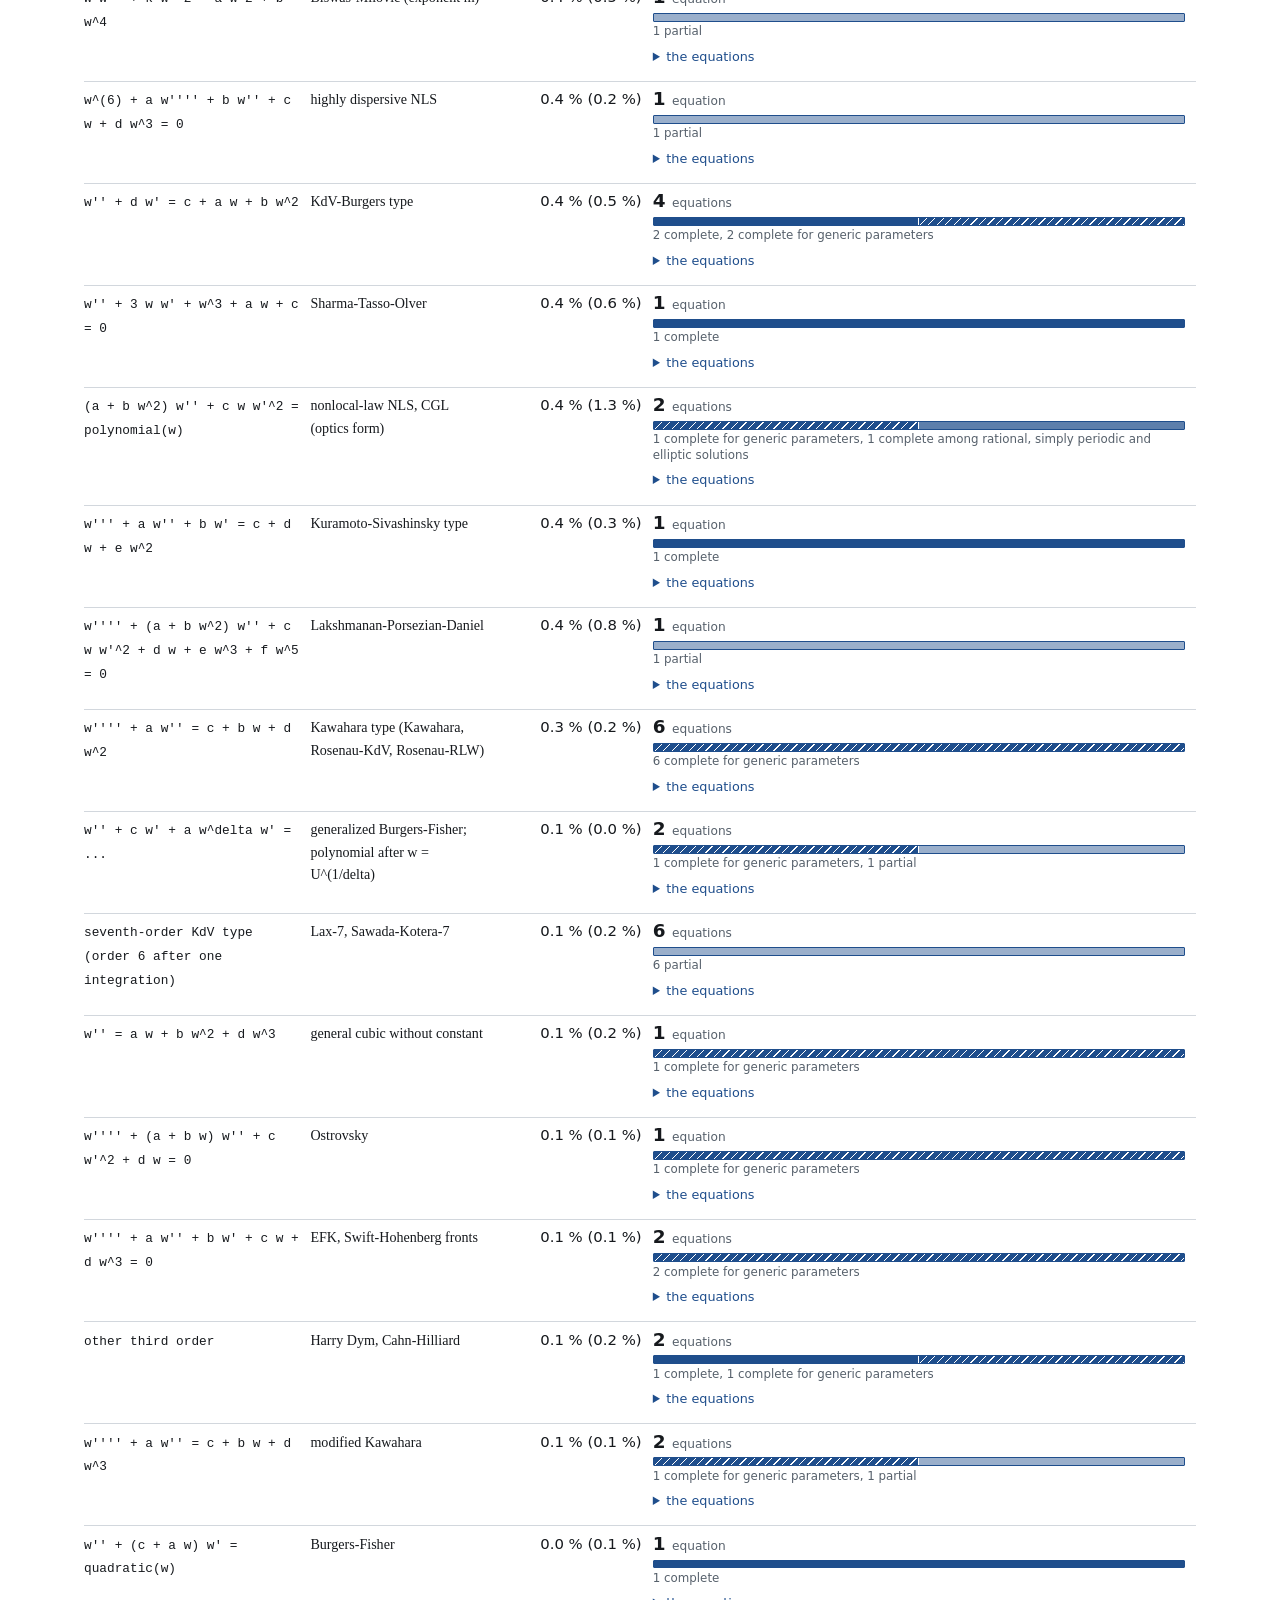
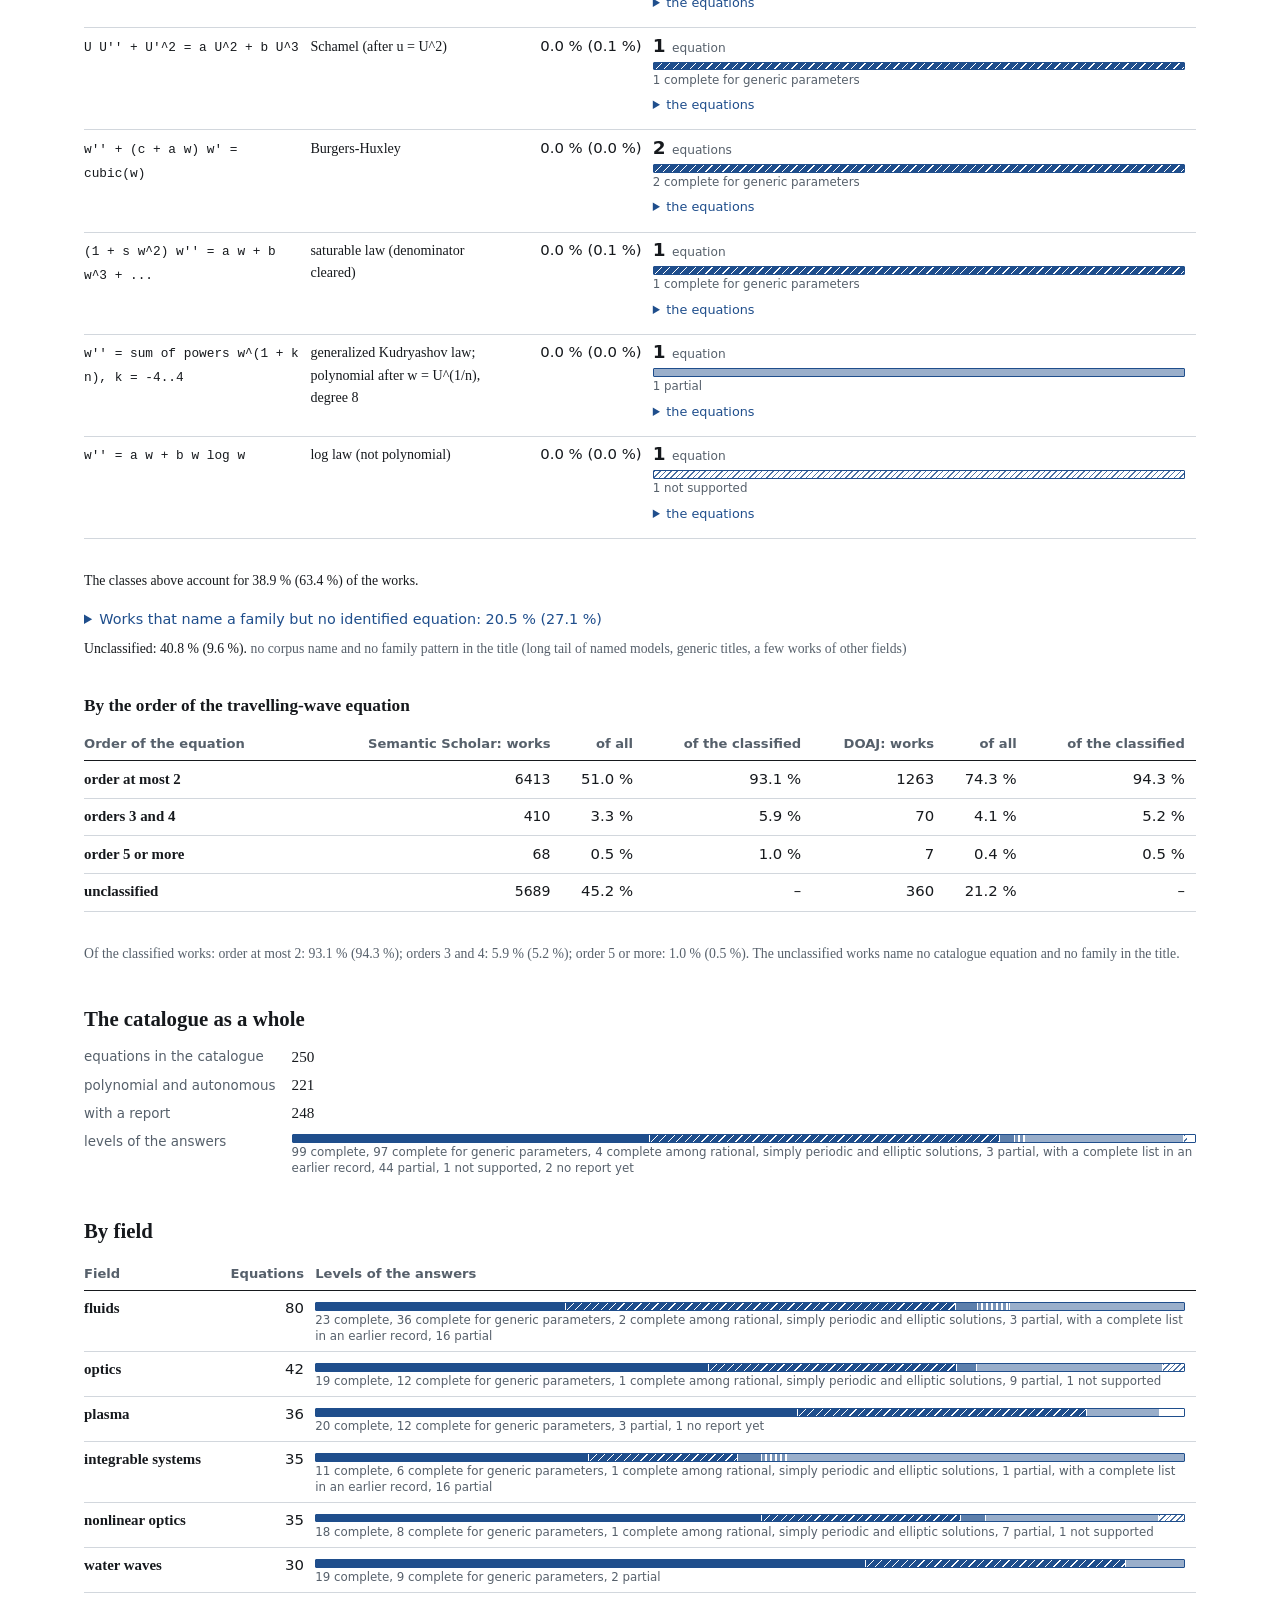
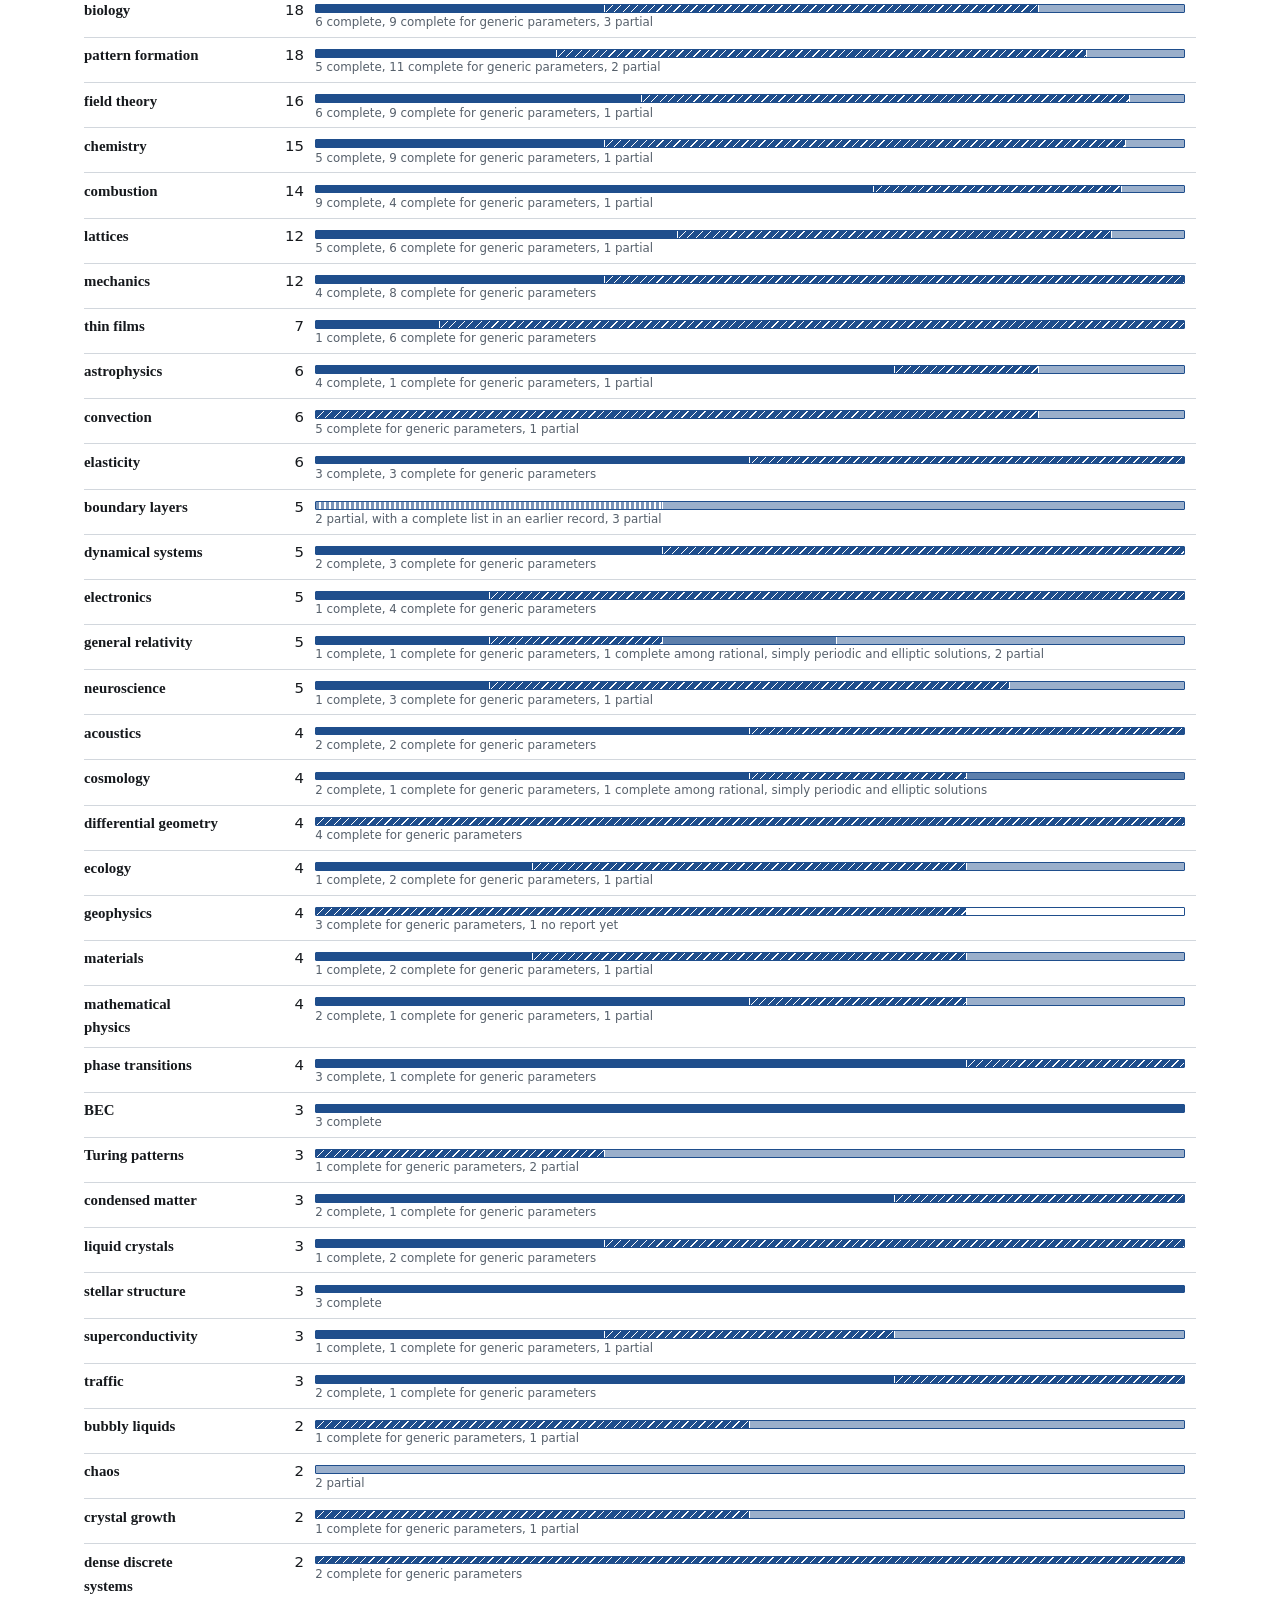
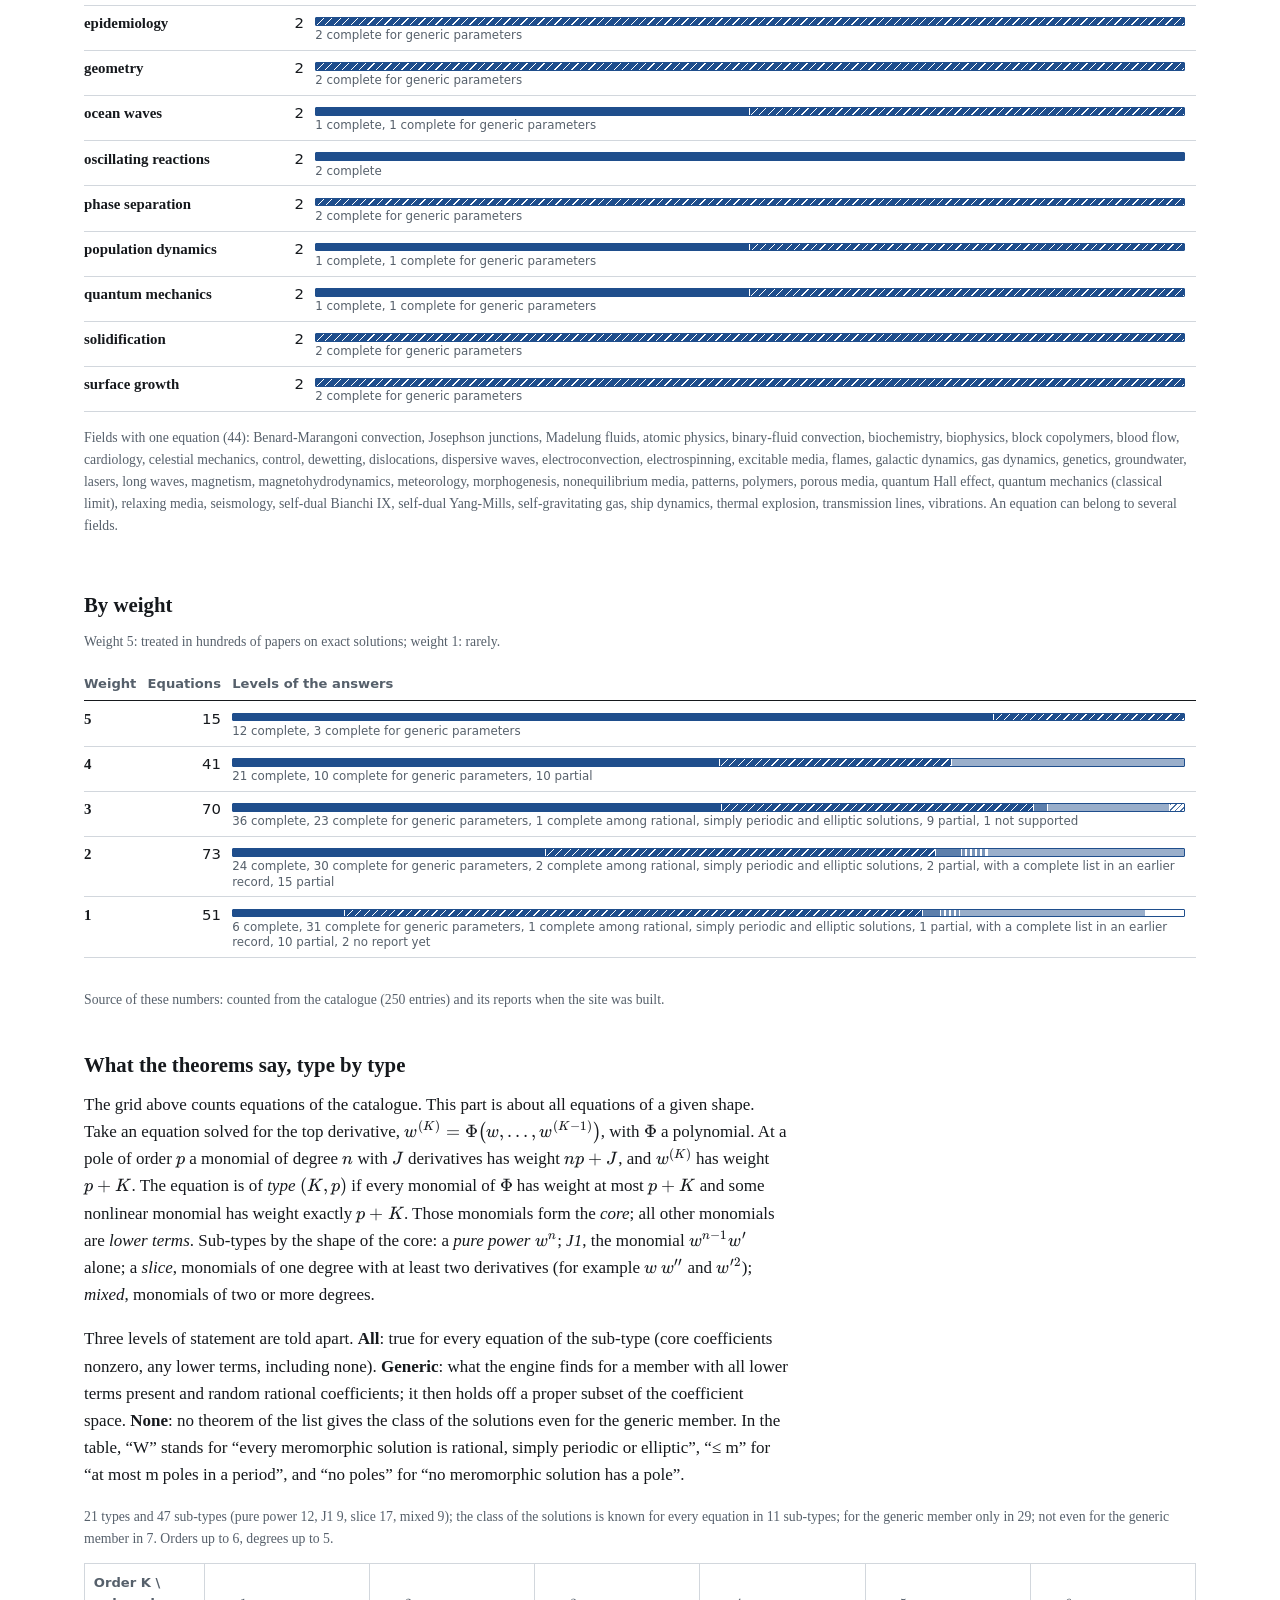
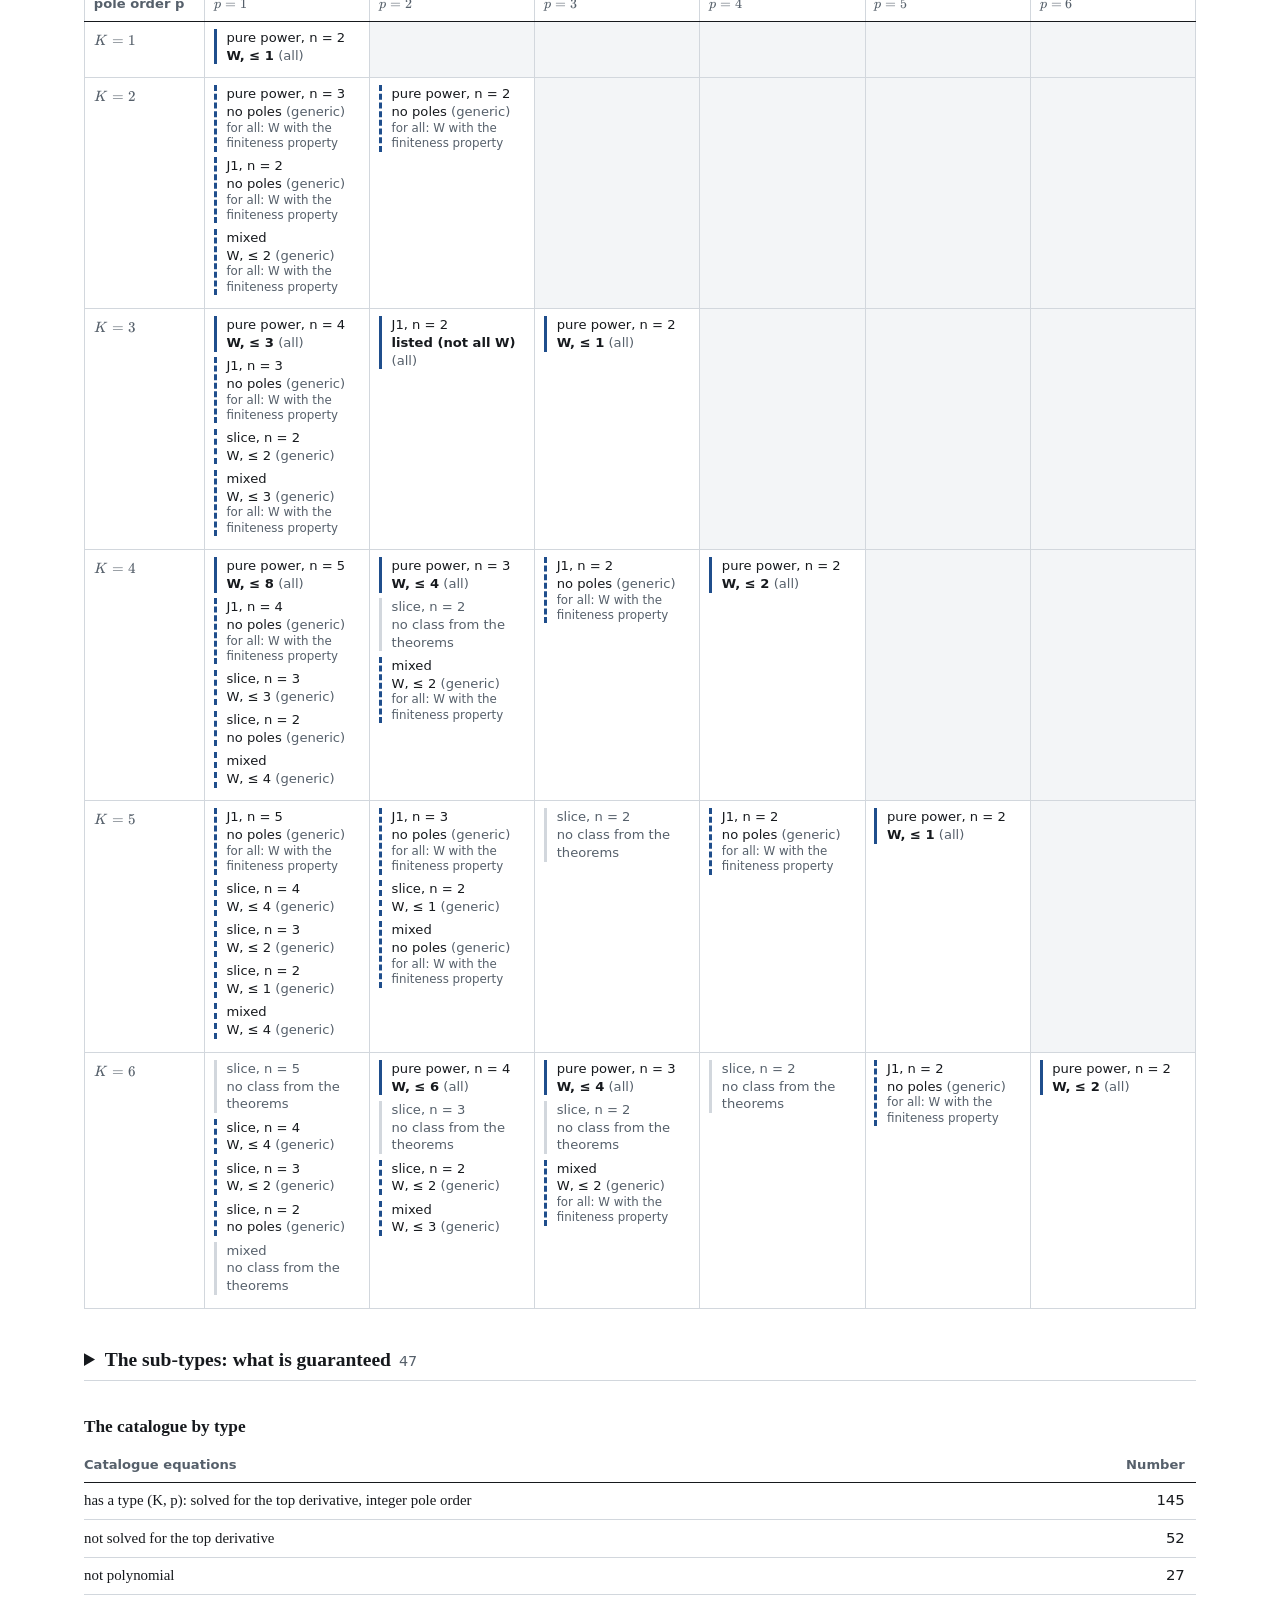
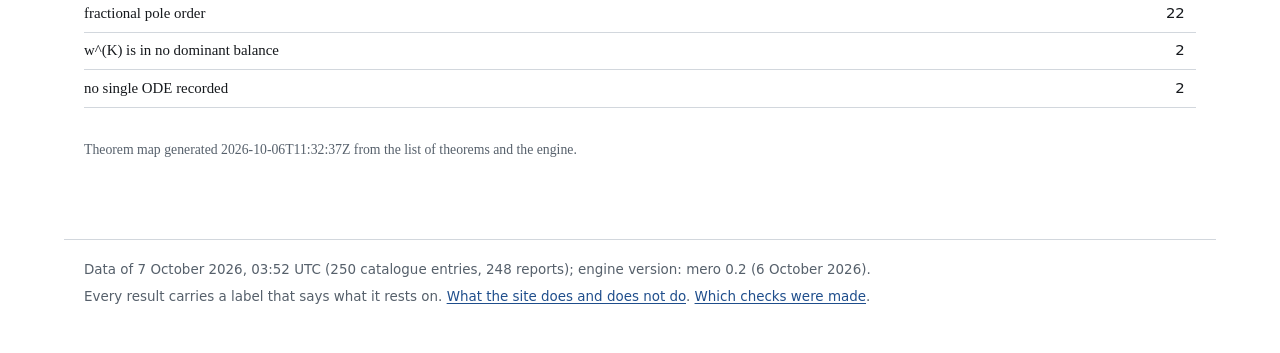
<file: coverage.html>
<!doctype html>
<html lang="en">
<head>
<meta charset="utf-8">
<meta name="viewport" content="width=device-width, initial-scale=1">
<meta name="color-scheme" content="light dark">
<link rel="icon" href="favicon.svg" type="image/svg+xml">
<link rel="stylesheet" href="vendor/katex/katex.min.css">
<link rel="stylesheet" href="app.css">
<link rel="stylesheet" href="plot.css">
<script defer src="vendor/katex/katex.min.js"></script>

<title>Coverage — Meromorphic solutions</title>
<meta name="description" content="How much of the catalogue of equations is answered, by order and degree.">
<script type="module" src="js/coverage.js"></script>
</head>
<body data-page="coverage">
<a class="skip" href="#main">Skip to the content</a>
<p class="preview" role="note">Preview. Results were computed and written by AI models; statements labelled 'agent-proof' have been read by a second AI model but not checked by a person.</p>
<header class="site-header">
  <a class="site-title" href="index.html">Meromorphic solutions <span>of autonomous polynomial differential equations</span></a>
  <nav aria-label="Pages">
    <ul>
      <li><a href="index.html" data-nav="index">Solve</a></li>
      <li><a href="examples.html" data-nav="examples">Examples</a></li>
      <li><a href="catalogue.html" data-nav="catalogue">Catalogue</a></li>
      <li><a href="coverage.html" data-nav="coverage">Coverage</a></li>
      <li><a href="check.html" data-nav="check">Check a solution</a></li>
      <li><a href="method.html" data-nav="method">Method</a></li>
      <li><a href="checks.html" data-nav="checks">Checks</a></li>
    </ul>
  </nav>
</header>
<noscript><p>These pages need JavaScript: the reports are typeset and, in the static version, computed in the browser.</p></noscript>

<main id="main">
  <h1>Coverage</h1>
  <div class="prose">
    <p>The universe of the site is the set of autonomous polynomial equations
    <span class="math" data-tex="E(w, w', \dots, w^{(K)}) = 0">E(w, w′, …) = 0</span> of order
    <span class="math" data-tex="K \le 6">K ≤ 6</span> and degree at most 5 that occur in physics, mechanics, chemistry
    or biology, mostly as travelling-wave or stationary reductions of evolution equations. Coverage is measured on the
    <a href="catalogue.html">catalogue</a>, which was harvested from the literature; it is not a statement about all
    equations of a given order and degree.</p>
    <p>A cell of the grid counts the catalogue equations of that order and degree and shows the level of the answer
    for each of them. The levels, and the two ways an entry can be without a report, are defined on the
    <a href="method.html#levels">method page</a>; the legend below uses the same names.</p>
  </div>
  <div id="notes"></div>
  <h2 id="h-grid">Orders 1–6, degrees 2–5</h2>
  <ul class="legend" id="legend" aria-label="Levels"></ul>
  <div class="table-wrap"><table class="grid" id="grid" aria-labelledby="h-grid"></table></div>
  <div id="outside"></div>
  <section id="demand" hidden>
    <h2 id="h-demand">Which equations the literature treats</h2>
    <p class="prose" id="demand-method"></p>
    <details id="demand-method-full" hidden><summary>The counting in full</summary><p class="small prose"></p></details>
    <div class="table-wrap"><table id="demand-classes" class="demand" aria-labelledby="h-demand"></table></div>
    <div id="demand-rest"></div>
    <h3 id="h-demand-order">By the order of the travelling-wave equation</h3>
    <div class="table-wrap"><table id="demand-orders" class="demand" aria-labelledby="h-demand-order"></table></div>
    <p class="small muted" id="demand-order-note"></p>
  </section>

  <h2>The catalogue as a whole</h2>
  <div id="totals"></div>
  <h2>By field</h2>
  <div class="table-wrap" id="by-field"></div>
  <h2>By weight</h2>
  <p class="prose small muted">Weight 5: treated in hundreds of papers on exact solutions; weight 1: rarely.</p>
  <div class="table-wrap" id="by-weight"></div>
  <p class="small muted" id="source"></p>

  <section id="types" hidden>
    <h2 id="h-types">What the theorems say, type by type</h2>
    <div class="prose">
      <p>The grid above counts equations of the catalogue. This part is about all equations of a given shape. Take an
      equation solved for the top derivative, <span data-tex="w^{(K)} = \Phi\bigl(w, \dots, w^{(K-1)}\bigr)">w^(K) = Φ</span>,
      with <span data-tex="\Phi">Φ</span> a polynomial. At a pole of order <span data-tex="p">p</span> a monomial of
      degree <span data-tex="n">n</span> with <span data-tex="J">J</span> derivatives has weight
      <span data-tex="np + J">np + J</span>, and <span data-tex="w^{(K)}">w^(K)</span> has weight
      <span data-tex="p + K">p + K</span>. The equation is of <em>type</em> <span data-tex="(K, p)">(K, p)</span> if every
      monomial of <span data-tex="\Phi">Φ</span> has weight at most <span data-tex="p + K">p + K</span> and some nonlinear
      monomial has weight exactly <span data-tex="p + K">p + K</span>. Those monomials form the <em>core</em>; all other
      monomials are <em>lower terms</em>. Sub-types by the shape of the core: a <em>pure power</em>
      <span data-tex="w^n">wⁿ</span>; <em>J1</em>, the monomial <span data-tex="w^{n-1}w'">wⁿ⁻¹w′</span> alone; a
      <em>slice</em>, monomials of one degree with at least two derivatives (for example
      <span data-tex="w\,w''">w w″</span> and <span data-tex="w'^2">w′²</span>); <em>mixed</em>, monomials of two or more
      degrees.</p>
      <p>Three levels of statement are told apart. <strong>All</strong>: true for every equation of the sub-type (core
      coefficients nonzero, any lower terms, including none). <strong>Generic</strong>: what the engine finds for a member
      with all lower terms present and random rational coefficients; it then holds off a proper subset of the
      coefficient space. <strong>None</strong>: no theorem of the list gives the class of the solutions even for the
      generic member. In the table, “W” stands for “every meromorphic solution is rational, simply periodic or
      elliptic”, “≤ m” for “at most m poles in a period”, and “no poles” for “no meromorphic solution has a pole”.</p>
    </div>
    <p class="small muted" id="types-counts"></p>
    <div class="table-wrap"><table class="grid typemap" id="typemap" aria-labelledby="h-types"></table></div>
    <details class="block" id="subtypes">
      <summary>The sub-types: what is guaranteed<span class="n" id="subtypes-n"></span></summary>
      <div id="subtype-list"></div>
    </details>
    <h3>The catalogue by type</h3>
    <div class="table-wrap" id="types-corpus"></div>
    <p class="small muted" id="types-source"></p>
  </section>
</main>
<footer class="site-footer">
  <p>Data of 7 October 2026, 03:52 UTC (250 catalogue entries, 248 reports); engine version: mero 0.2 (6 October 2026). <span id="backend-note"></span></p>
  <p>Every result carries a label that says what it rests on. <a href="method.html">What the site does and does not do</a>. <a href="checks.html">Which checks were made</a>.</p>
</footer>

</body>
</html>
</file>
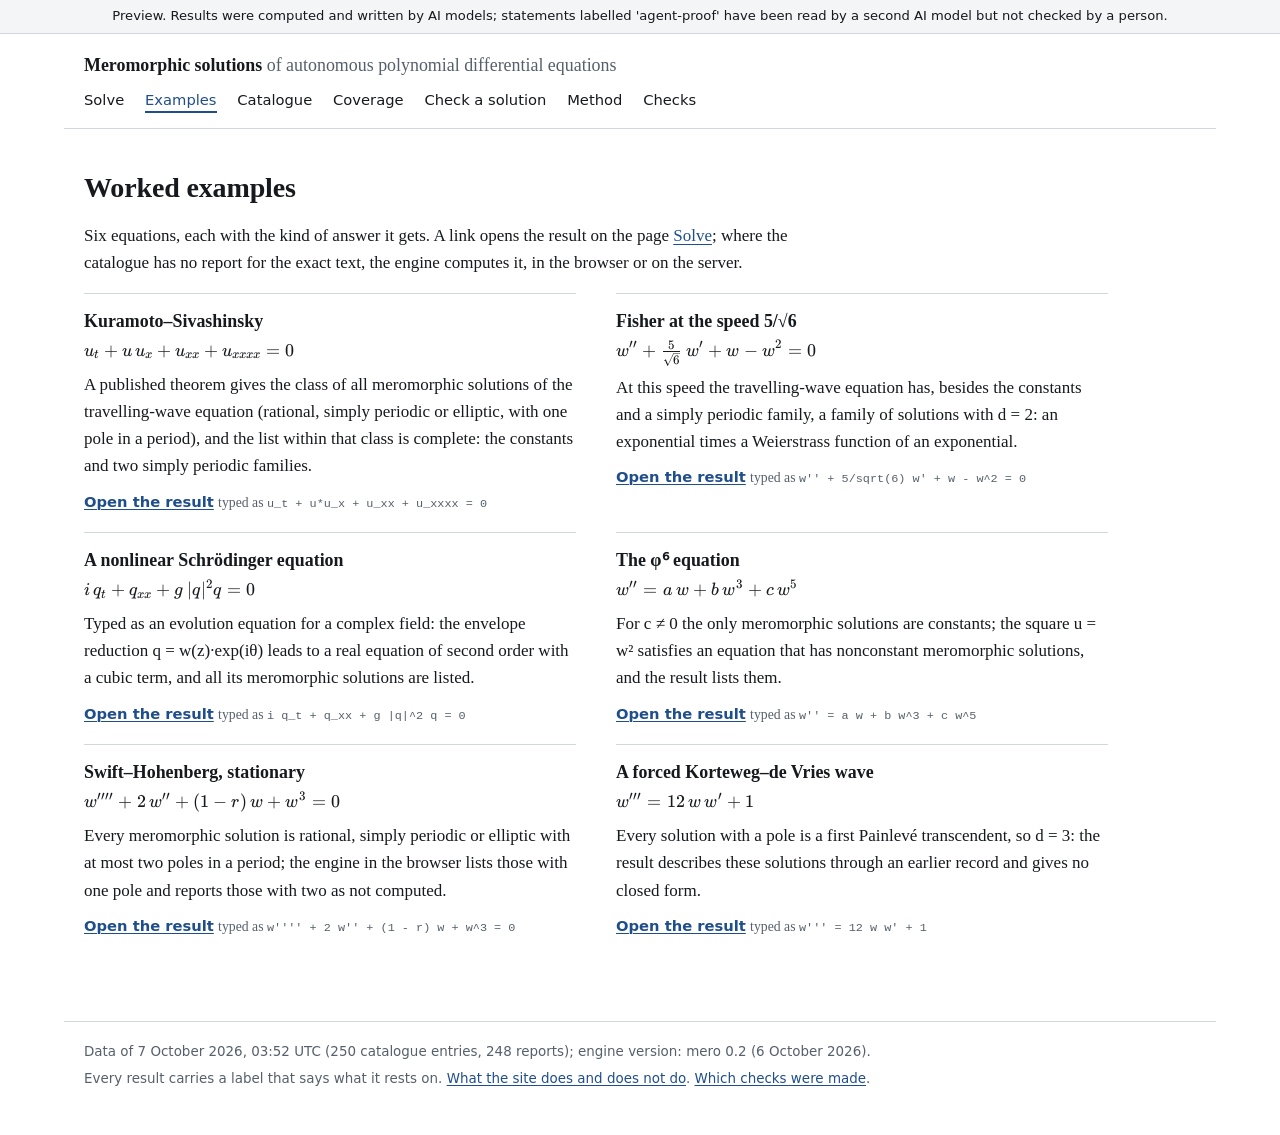
<file: examples.html>
<!doctype html>
<html lang="en">
<head>
<meta charset="utf-8">
<meta name="viewport" content="width=device-width, initial-scale=1">
<meta name="color-scheme" content="light dark">
<link rel="icon" href="favicon.svg" type="image/svg+xml">
<link rel="stylesheet" href="vendor/katex/katex.min.css">
<link rel="stylesheet" href="app.css">
<link rel="stylesheet" href="plot.css">
<script defer src="vendor/katex/katex.min.js"></script>

<title>Worked examples — Meromorphic solutions</title>
<meta name="description" content="Six equations with the kind of answer each one gets: a complete list, a solution with d = 2, an envelope reduction, a substitution, a partial answer, Painlevé transcendents.">
<script type="module" src="js/examples.js"></script>
</head>
<body data-page="examples">
<a class="skip" href="#main">Skip to the content</a>
<p class="preview" role="note">Preview. Results were computed and written by AI models; statements labelled 'agent-proof' have been read by a second AI model but not checked by a person.</p>
<header class="site-header">
  <a class="site-title" href="index.html">Meromorphic solutions <span>of autonomous polynomial differential equations</span></a>
  <nav aria-label="Pages">
    <ul>
      <li><a href="index.html" data-nav="index">Solve</a></li>
      <li><a href="examples.html" data-nav="examples">Examples</a></li>
      <li><a href="catalogue.html" data-nav="catalogue">Catalogue</a></li>
      <li><a href="coverage.html" data-nav="coverage">Coverage</a></li>
      <li><a href="check.html" data-nav="check">Check a solution</a></li>
      <li><a href="method.html" data-nav="method">Method</a></li>
      <li><a href="checks.html" data-nav="checks">Checks</a></li>
    </ul>
  </nav>
</header>
<noscript><p>These pages need JavaScript: the reports are typeset and, in the static version, computed in the browser.</p></noscript>

<main id="main">
  <h1>Worked examples</h1>
  <p class="prose">Six equations, each with the kind of answer it gets. A link opens the result on the page
  <a href="index.html">Solve</a>; where the catalogue has no report for the exact text, the engine computes it, in the
  browser or on the server.</p>
  <div class="examples">
    <article class="example" id="ex-ks">
      <h2>Kuramoto–Sivashinsky</h2>
      <p class="ex-formula"><span data-tex="u_t + u\,u_x + u_{xx} + u_{xxxx} = 0" data-display>u_t + u*u_x + u_xx + u_xxxx = 0</span></p>
      <p>A published theorem gives the class of all meromorphic solutions of the travelling-wave equation (rational, simply periodic or elliptic, with one pole in a period), and the list within that class is complete: the constants and two simply periodic families.</p>
      <p class="ex-link"><a href="index.html?eq=u_t+%2B+u%2Au_x+%2B+u_xx+%2B+u_xxxx+%3D+0" data-eq="u_t + u*u_x + u_xx + u_xxxx = 0">Open the result</a> <span class="small muted">typed as <code>u_t + u*u_x + u_xx + u_xxxx = 0</code></span></p>
    </article>
    <article class="example" id="ex-fisher">
      <h2>Fisher at the speed 5/√6</h2>
      <p class="ex-formula"><span data-tex="w'' + \tfrac{5}{\sqrt6}\,w' + w - w^2 = 0" data-display>w'' + 5/sqrt(6) w' + w - w^2 = 0</span></p>
      <p>At this speed the travelling-wave equation has, besides the constants and a simply periodic family, a family of solutions with d = 2: an exponential times a Weierstrass function of an exponential.</p>
      <p class="ex-link"><a href="index.html?eq=w%27%27+%2B+5%2Fsqrt%286%29+w%27+%2B+w+-+w%5E2+%3D+0" data-eq="w'' + 5/sqrt(6) w' + w - w^2 = 0">Open the result</a> <span class="small muted">typed as <code>w'' + 5/sqrt(6) w' + w - w^2 = 0</code></span></p>
    </article>
    <article class="example" id="ex-nls">
      <h2>A nonlinear Schrödinger equation</h2>
      <p class="ex-formula"><span data-tex="i\,q_t + q_{xx} + g\,|q|^2 q = 0" data-display>i q_t + q_xx + g |q|^2 q = 0</span></p>
      <p>Typed as an evolution equation for a complex field: the envelope reduction q = w(z)·exp(iθ) leads to a real equation of second order with a cubic term, and all its meromorphic solutions are listed.</p>
      <p class="ex-link"><a href="index.html?eq=i+q_t+%2B+q_xx+%2B+g+%7Cq%7C%5E2+q+%3D+0" data-eq="i q_t + q_xx + g |q|^2 q = 0">Open the result</a> <span class="small muted">typed as <code>i q_t + q_xx + g |q|^2 q = 0</code></span></p>
    </article>
    <article class="example" id="ex-phi6">
      <h2>The φ⁶ equation</h2>
      <p class="ex-formula"><span data-tex="w'' = a\,w + b\,w^3 + c\,w^5" data-display>w'' = a w + b w^3 + c w^5</span></p>
      <p>For c ≠ 0 the only meromorphic solutions are constants; the square u = w² satisfies an equation that has nonconstant meromorphic solutions, and the result lists them.</p>
      <p class="ex-link"><a href="index.html?eq=w%27%27+%3D+a+w+%2B+b+w%5E3+%2B+c+w%5E5" data-eq="w'' = a w + b w^3 + c w^5">Open the result</a> <span class="small muted">typed as <code>w'' = a w + b w^3 + c w^5</code></span></p>
    </article>
    <article class="example" id="ex-sh">
      <h2>Swift–Hohenberg, stationary</h2>
      <p class="ex-formula"><span data-tex="w'''' + 2\,w'' + (1 - r)\,w + w^3 = 0" data-display>w'''' + 2 w'' + (1 - r) w + w^3 = 0</span></p>
      <p>Every meromorphic solution is rational, simply periodic or elliptic with at most two poles in a period; the engine in the browser lists those with one pole and reports those with two as not computed.</p>
      <p class="ex-link"><a href="index.html?eq=w%27%27%27%27+%2B+2+w%27%27+%2B+%281+-+r%29+w+%2B+w%5E3+%3D+0" data-eq="w'''' + 2 w'' + (1 - r) w + w^3 = 0">Open the result</a> <span class="small muted">typed as <code>w'''' + 2 w'' + (1 - r) w + w^3 = 0</code></span></p>
    </article>
    <article class="example" id="ex-p1">
      <h2>A forced Korteweg–de Vries wave</h2>
      <p class="ex-formula"><span data-tex="w''' = 12\,w\,w' + 1" data-display>w''' = 12 w w' + 1</span></p>
      <p>Every solution with a pole is a first Painlevé transcendent, so d = 3: the result describes these solutions through an earlier record and gives no closed form.</p>
      <p class="ex-link"><a href="index.html?eq=w%27%27%27+%3D+12+w+w%27+%2B+1" data-eq="w''' = 12 w w' + 1">Open the result</a> <span class="small muted">typed as <code>w''' = 12 w w' + 1</code></span></p>
    </article>
  </div>
</main>
<footer class="site-footer">
  <p>Data of 7 October 2026, 03:52 UTC (250 catalogue entries, 248 reports); engine version: mero 0.2 (6 October 2026). <span id="backend-note"></span></p>
  <p>Every result carries a label that says what it rests on. <a href="method.html">What the site does and does not do</a>. <a href="checks.html">Which checks were made</a>.</p>
</footer>

</body>
</html>
</file>
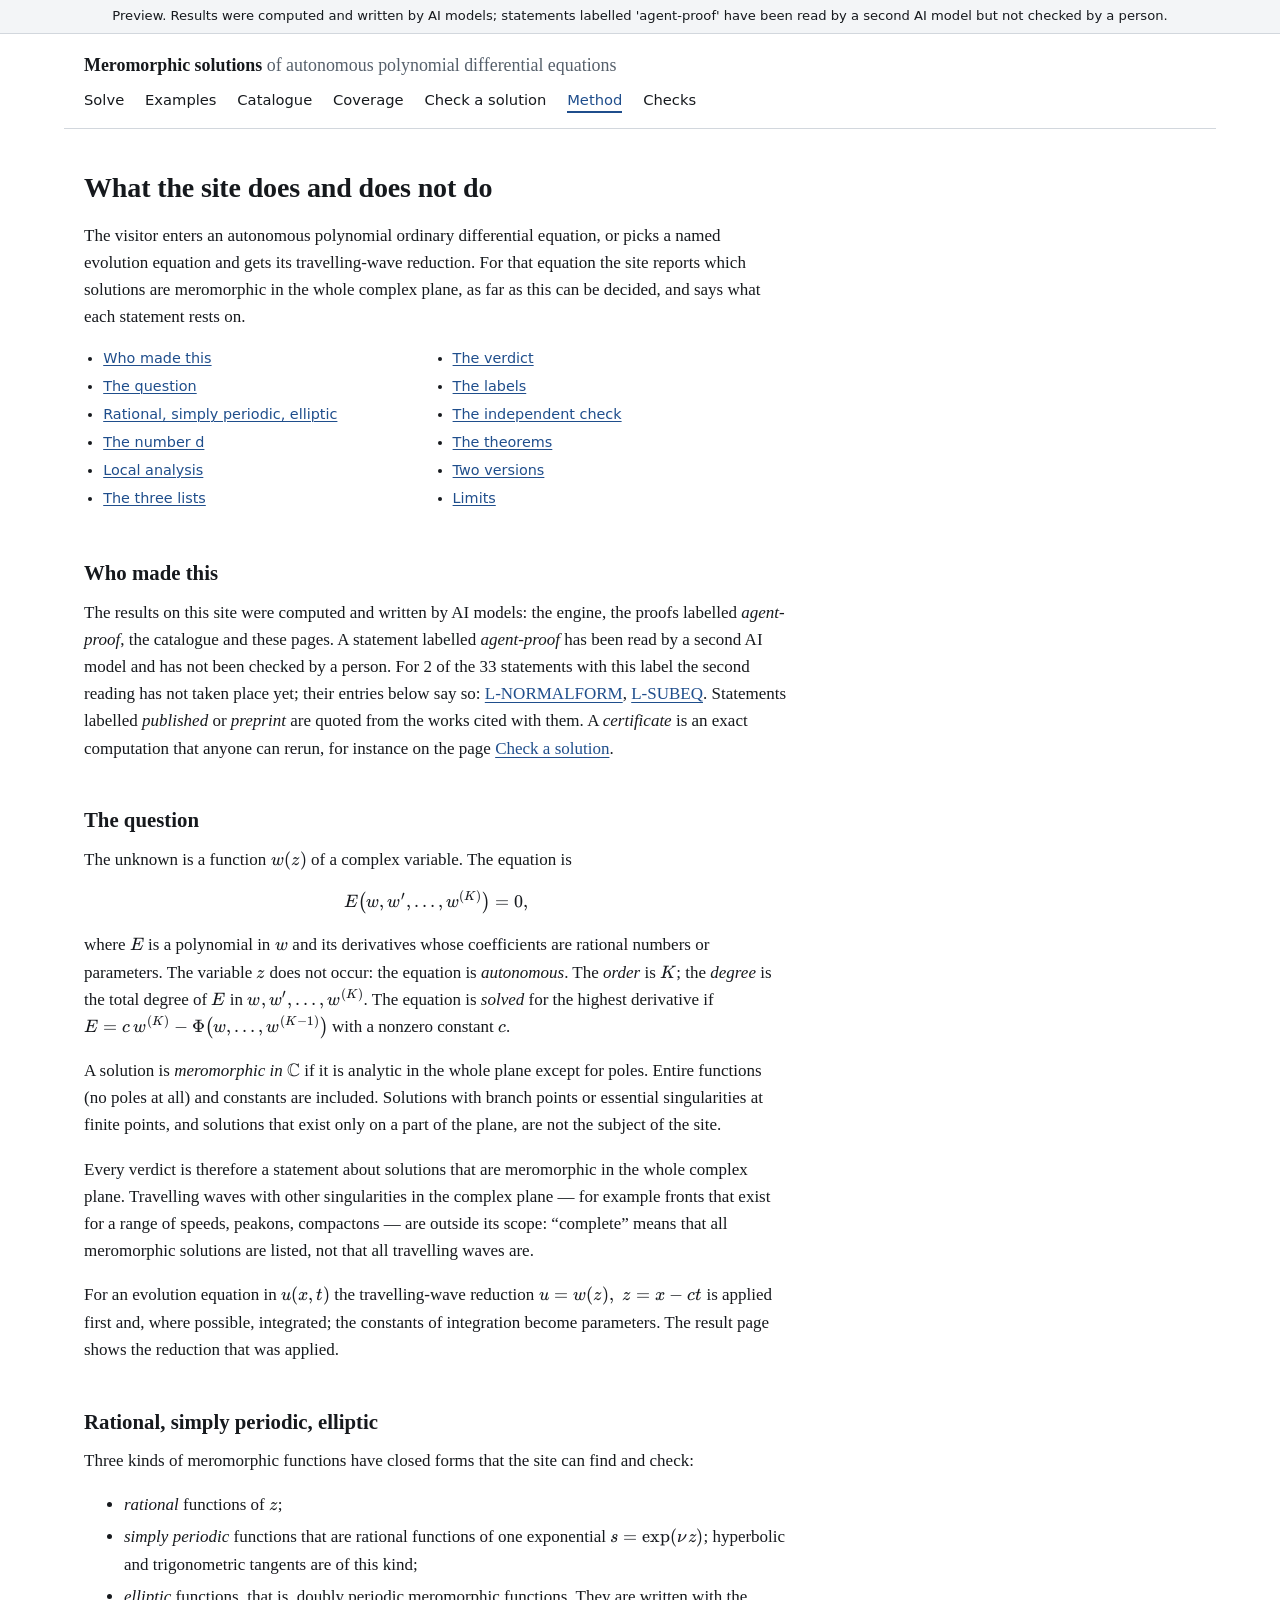
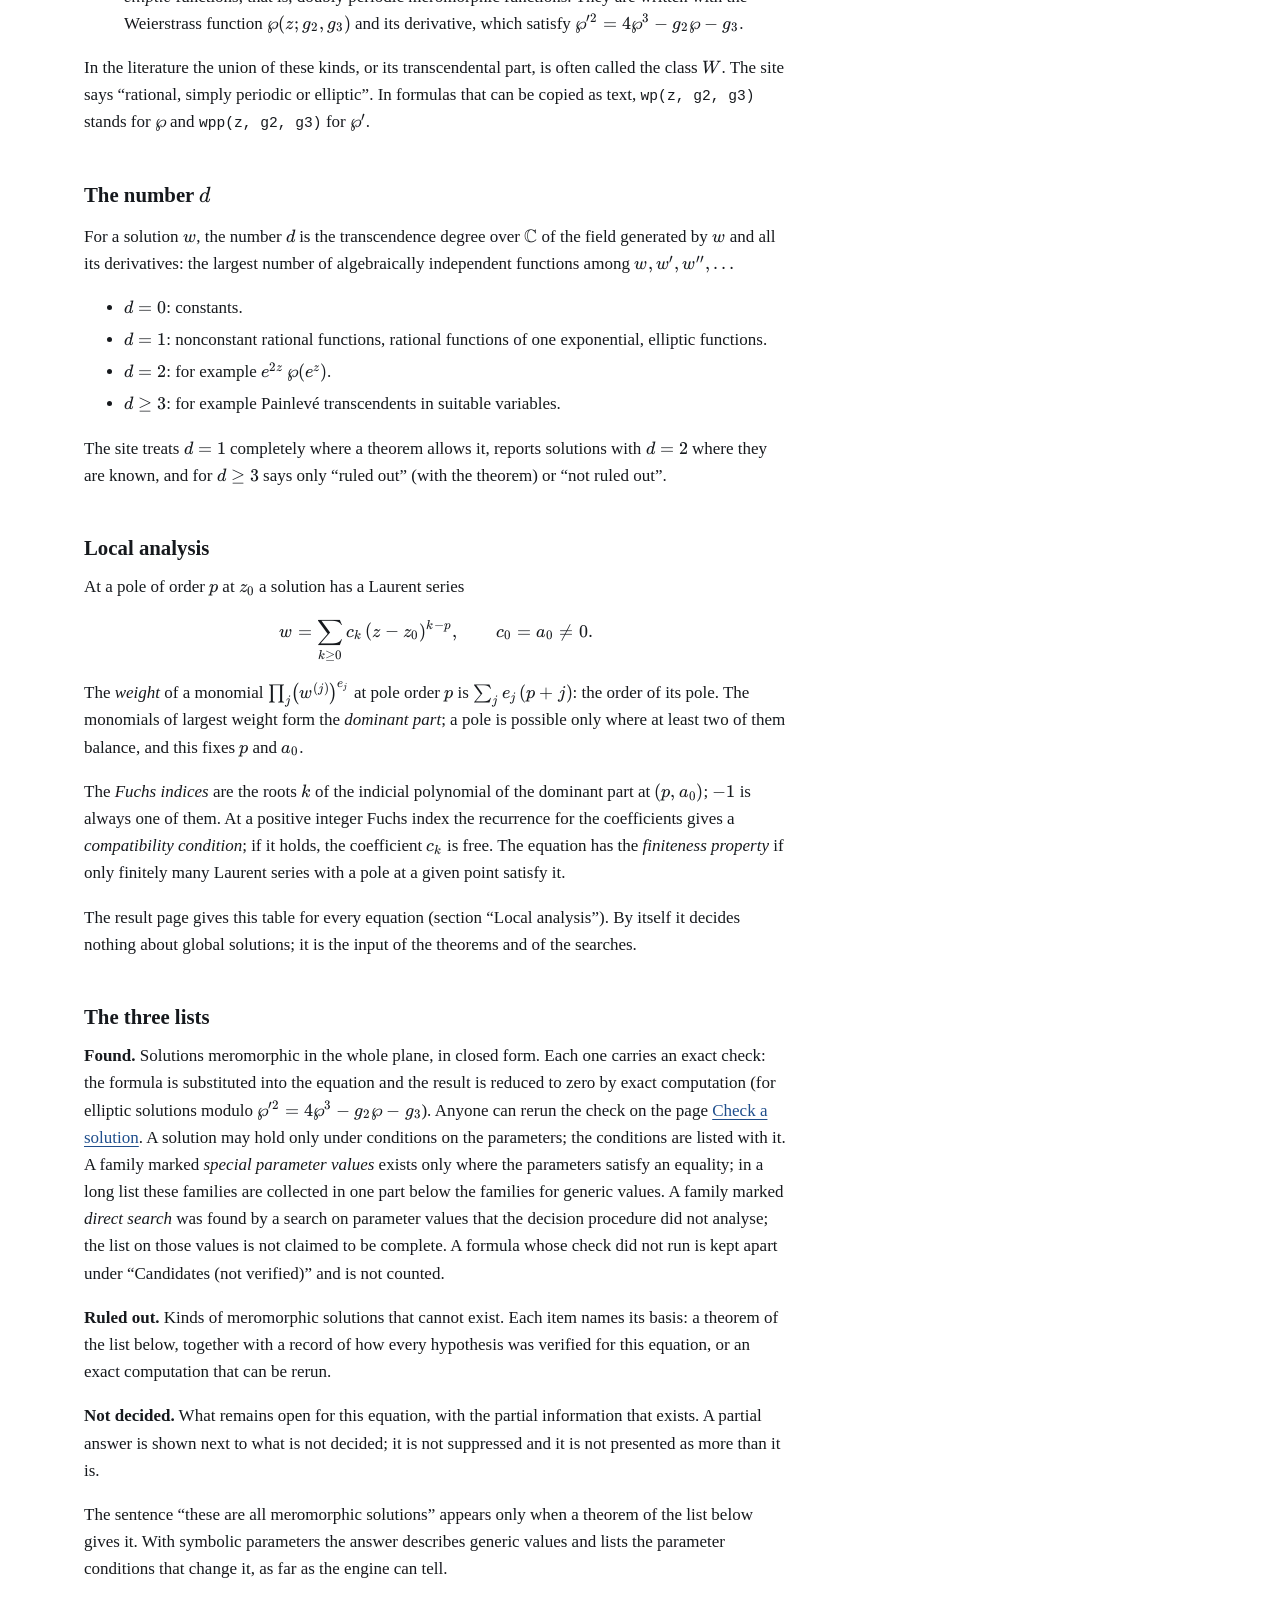
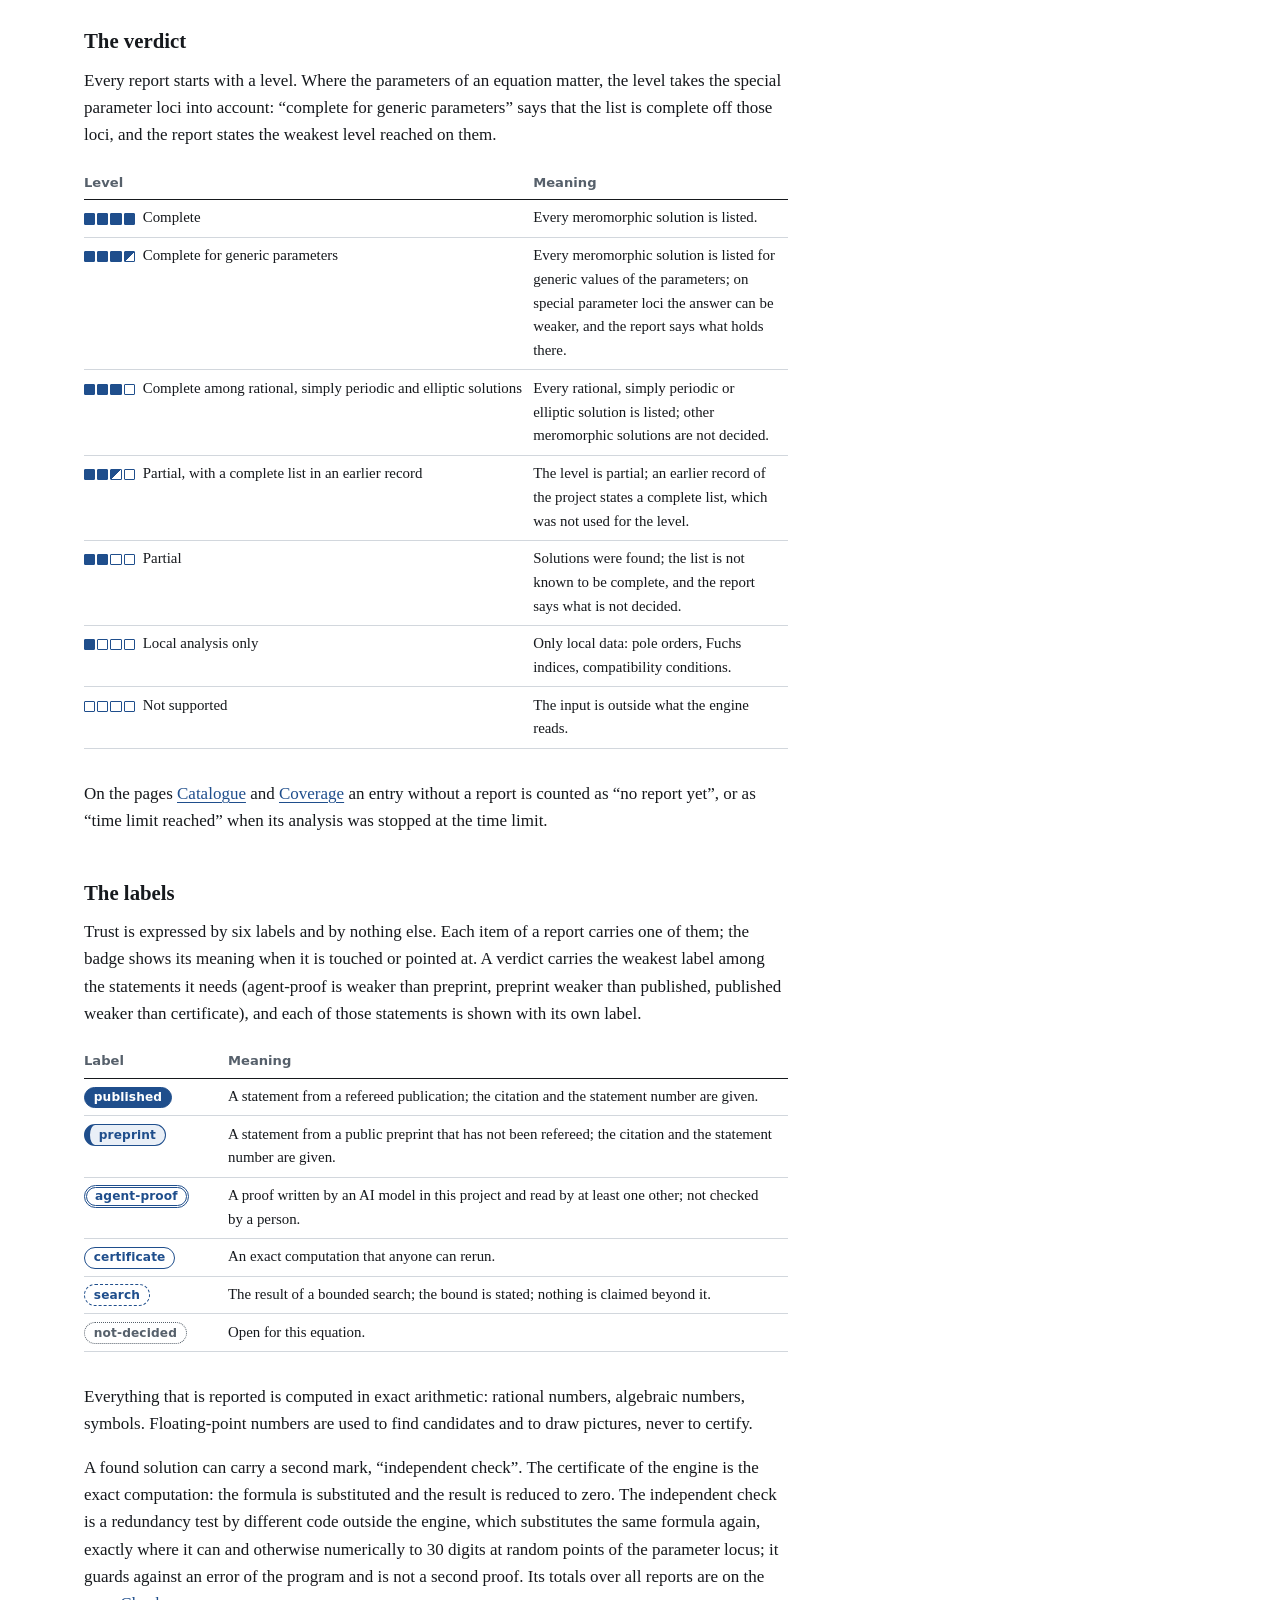
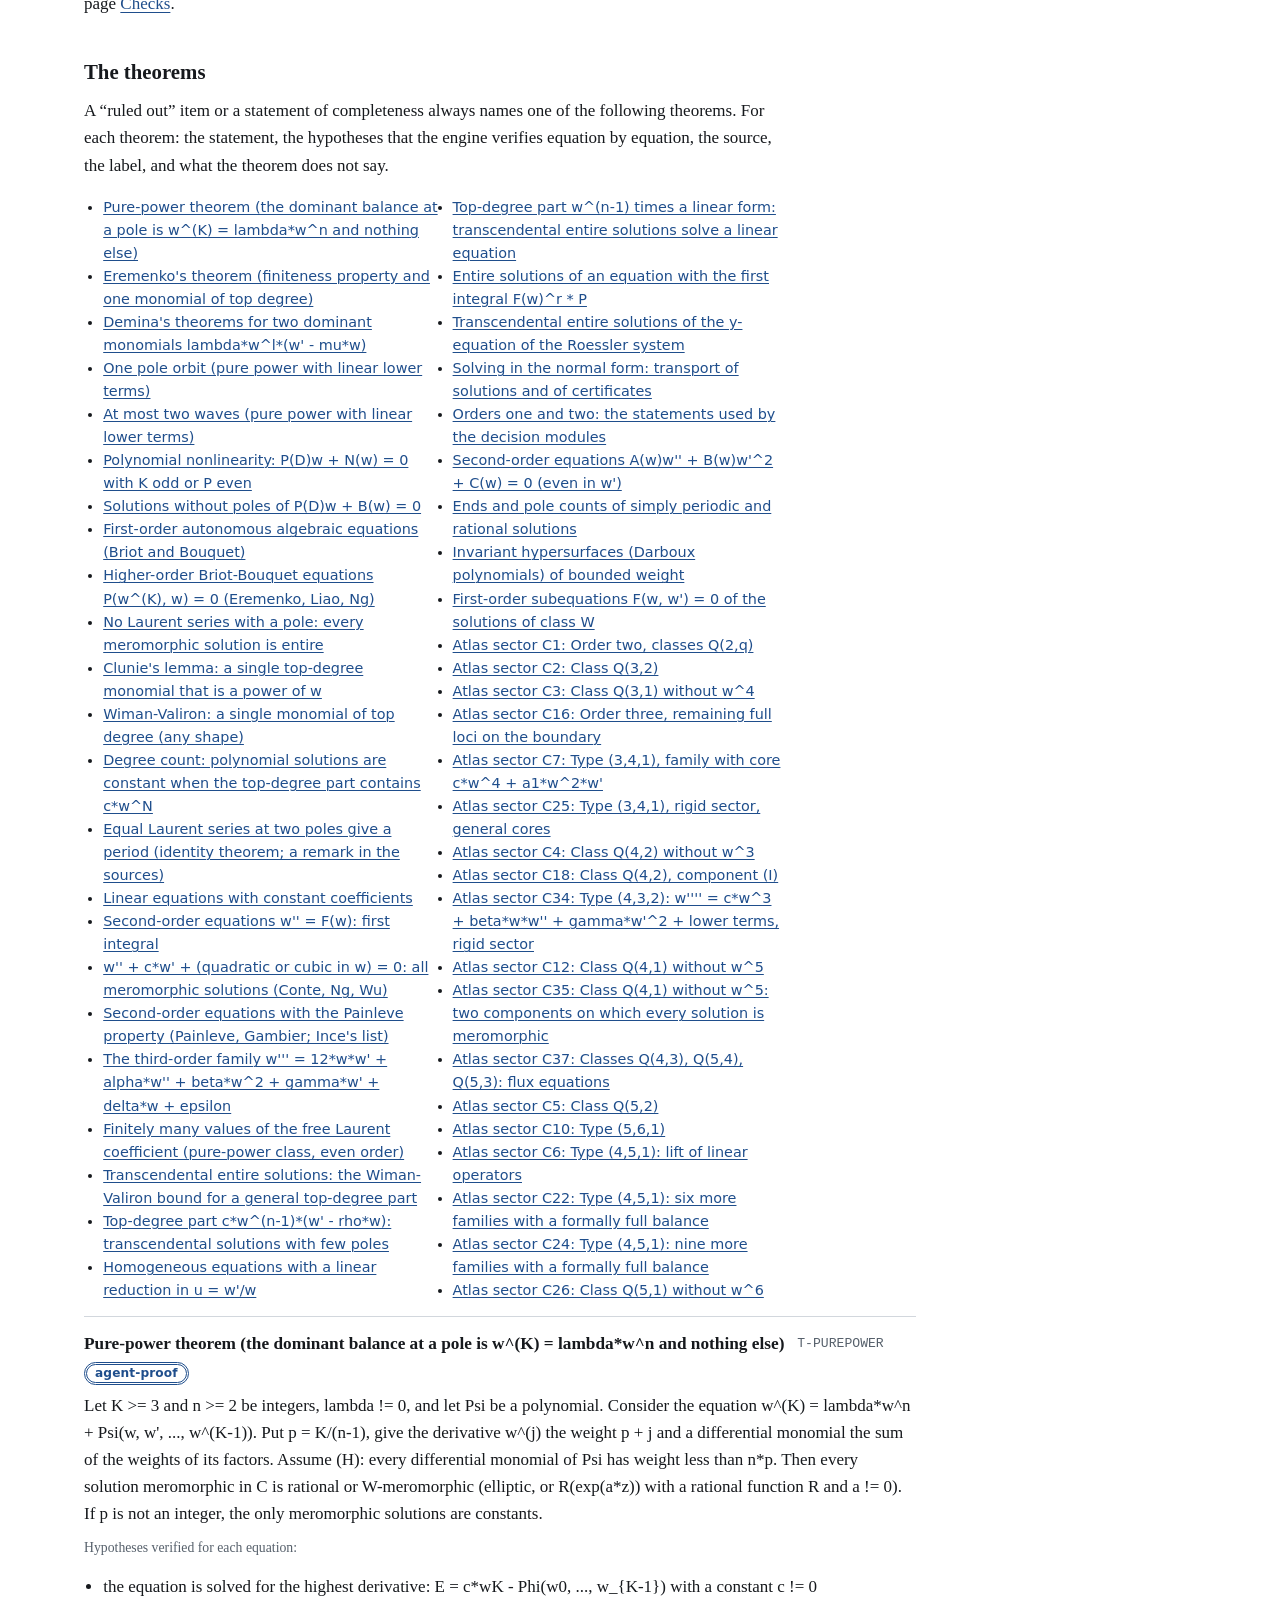
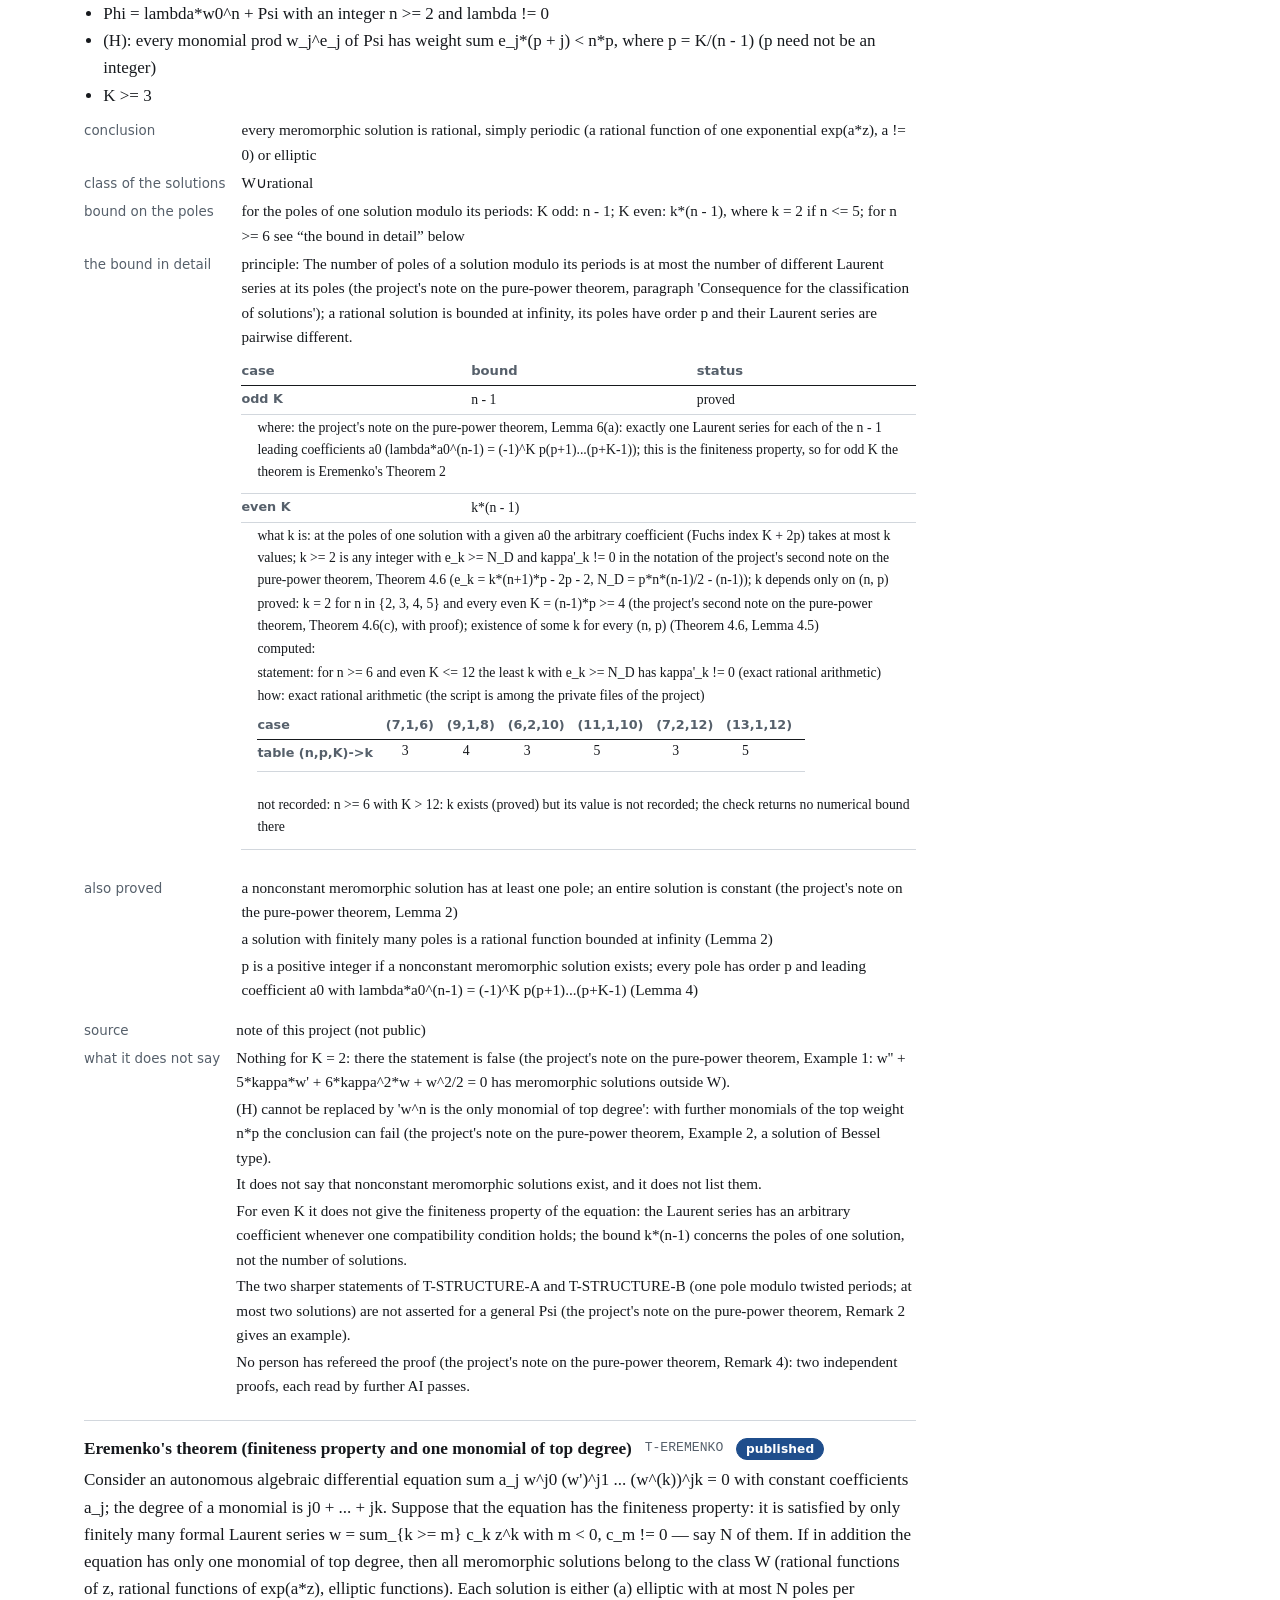
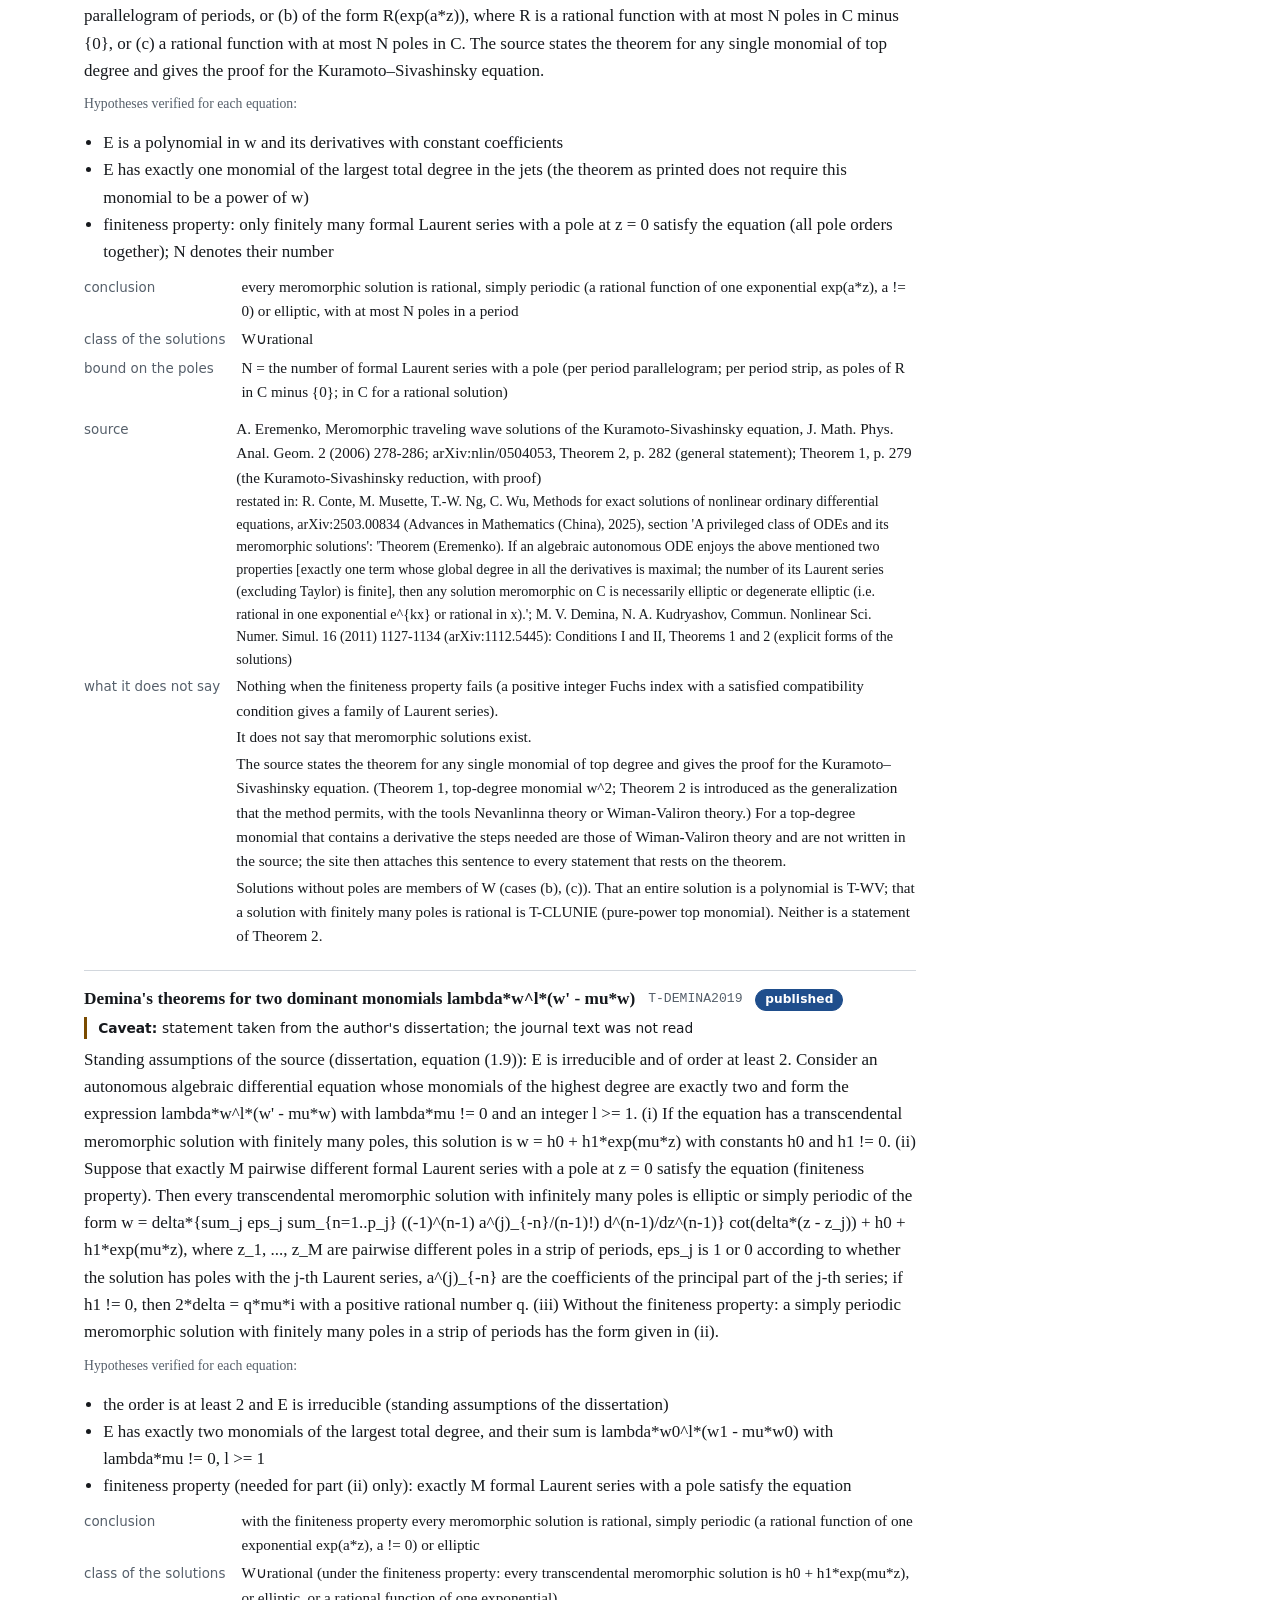
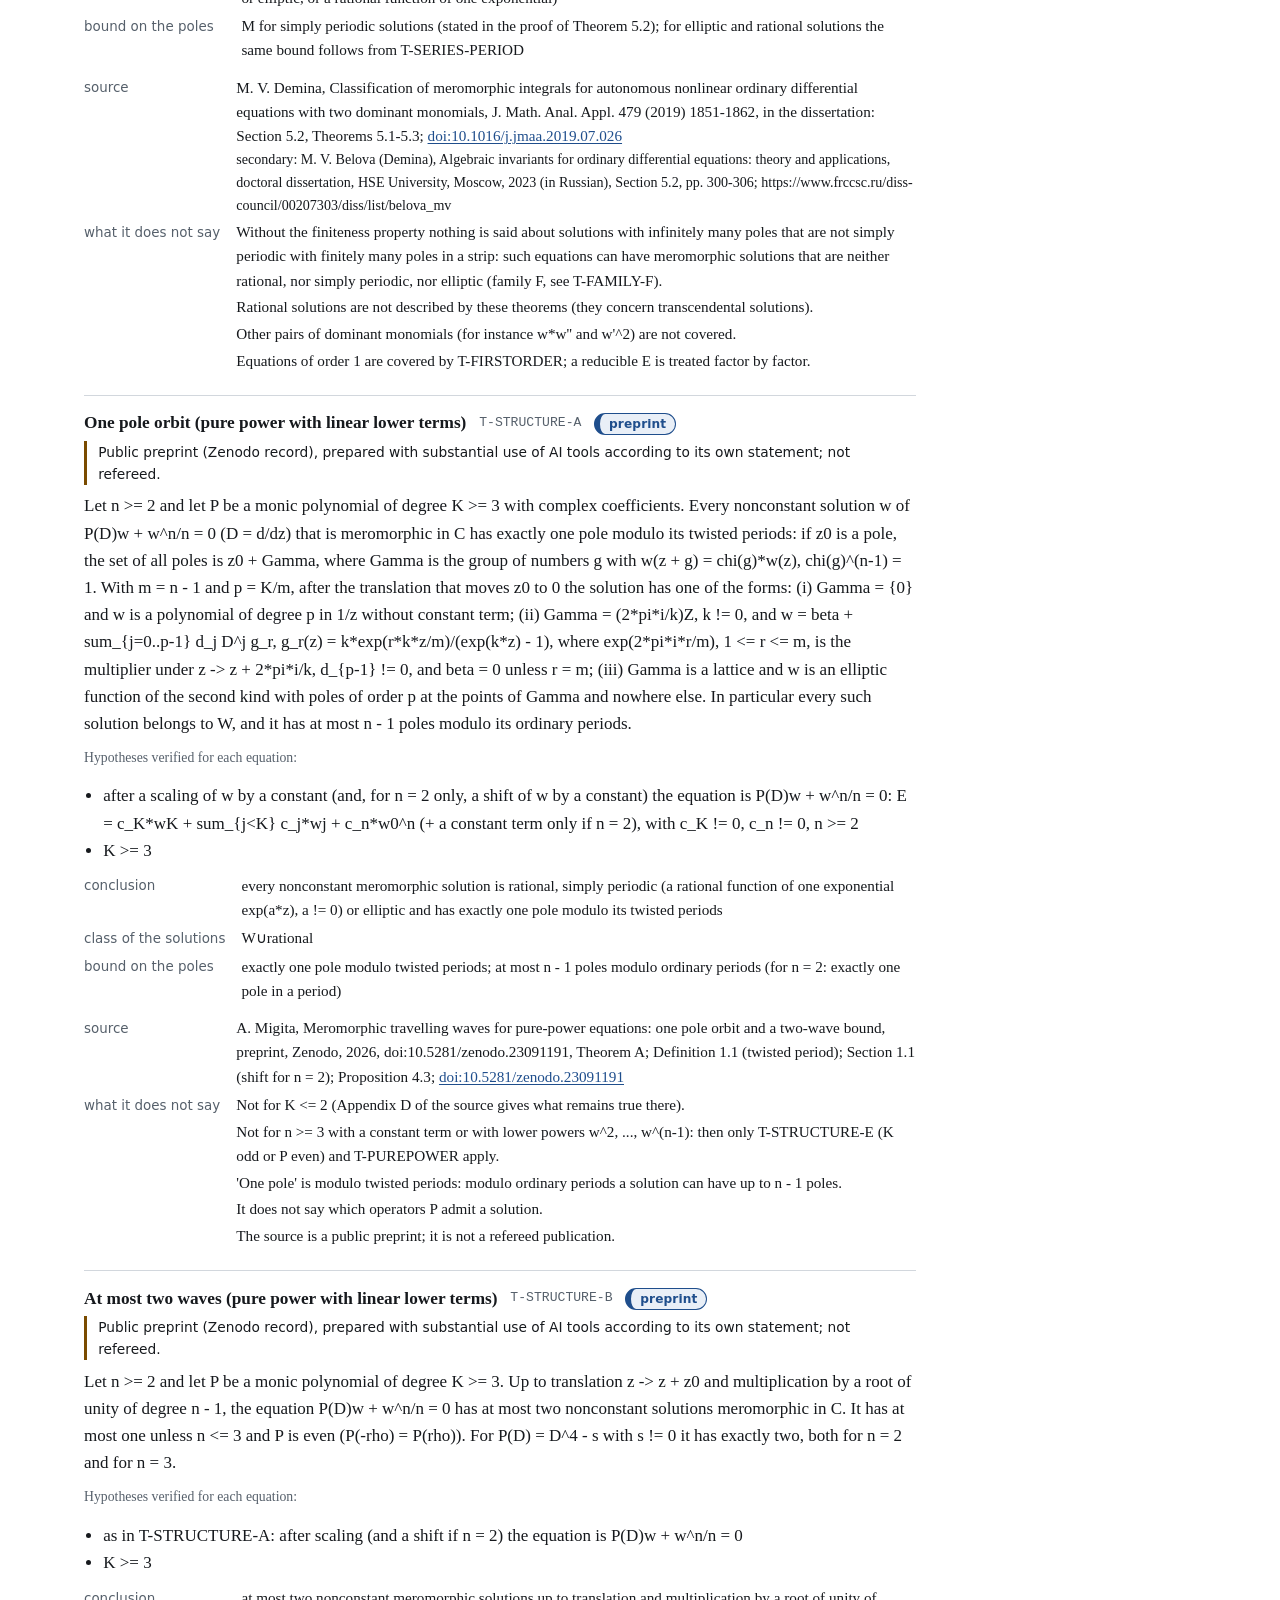
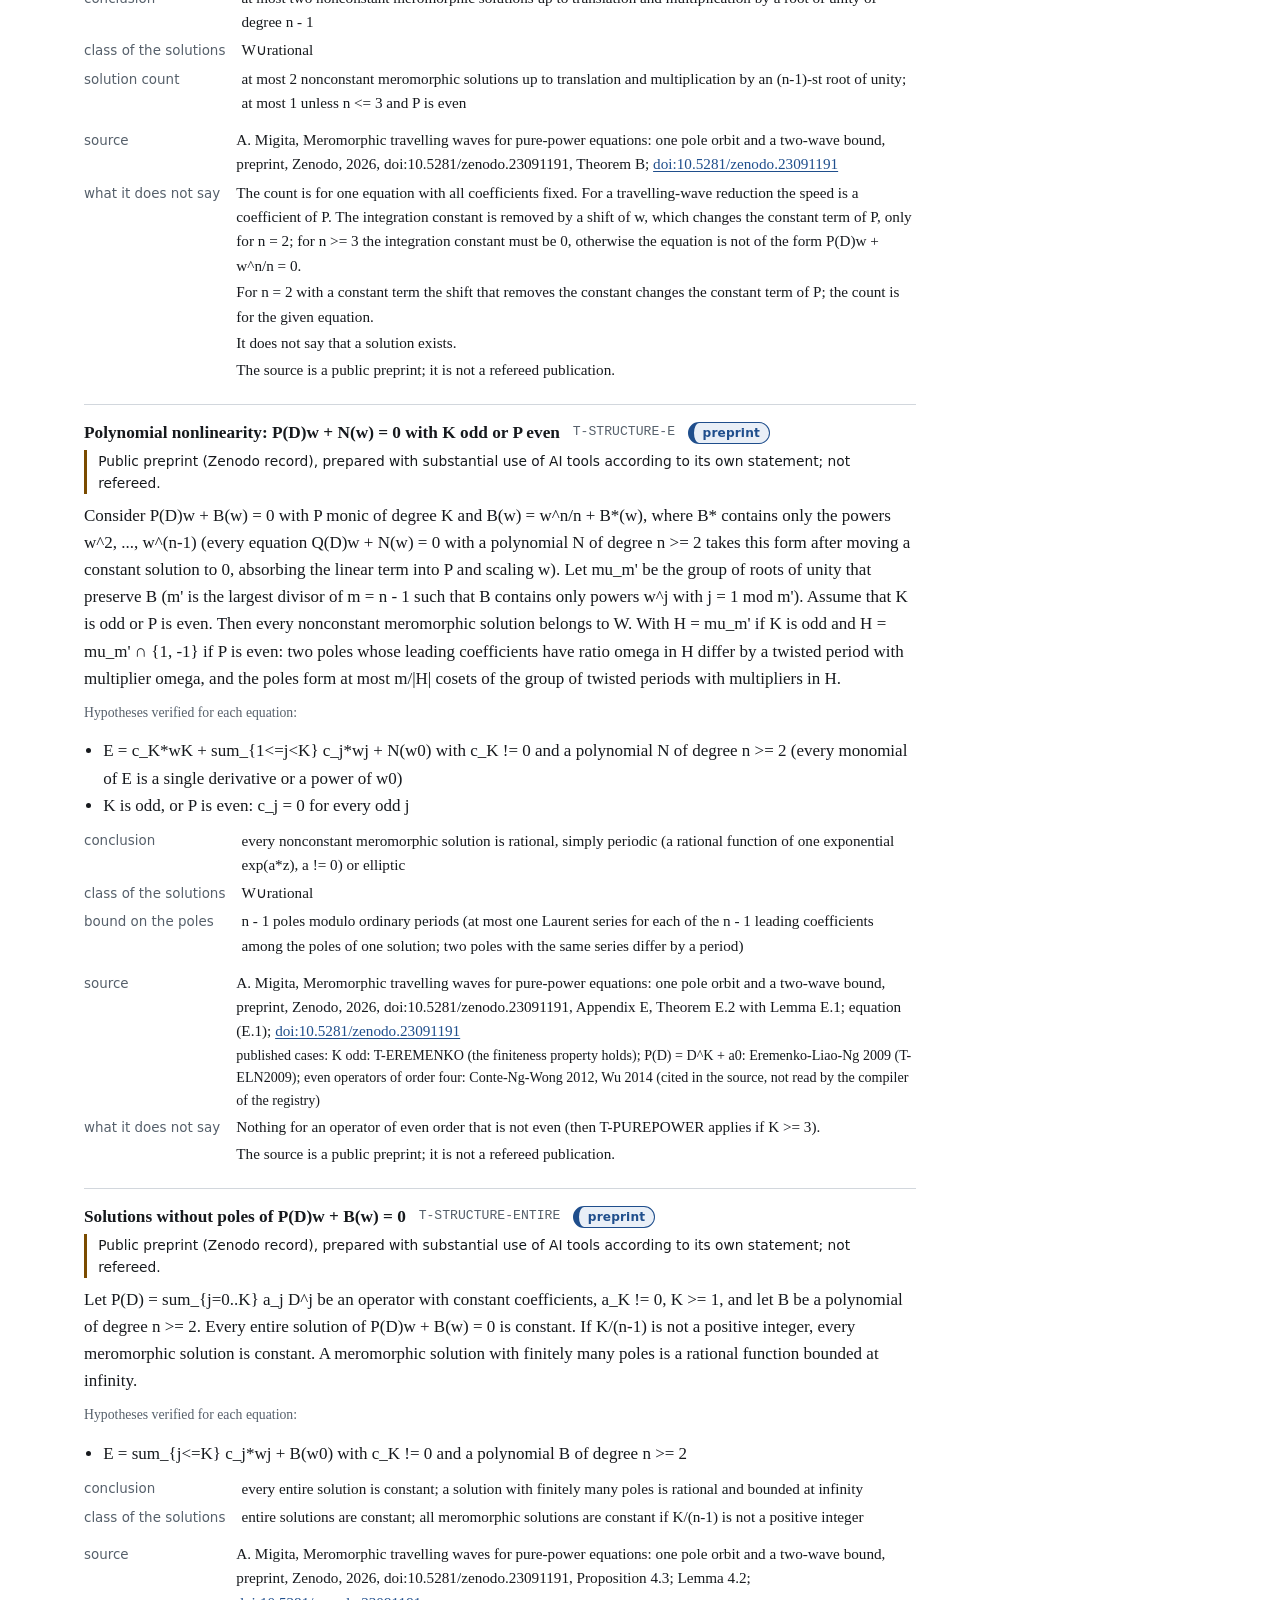
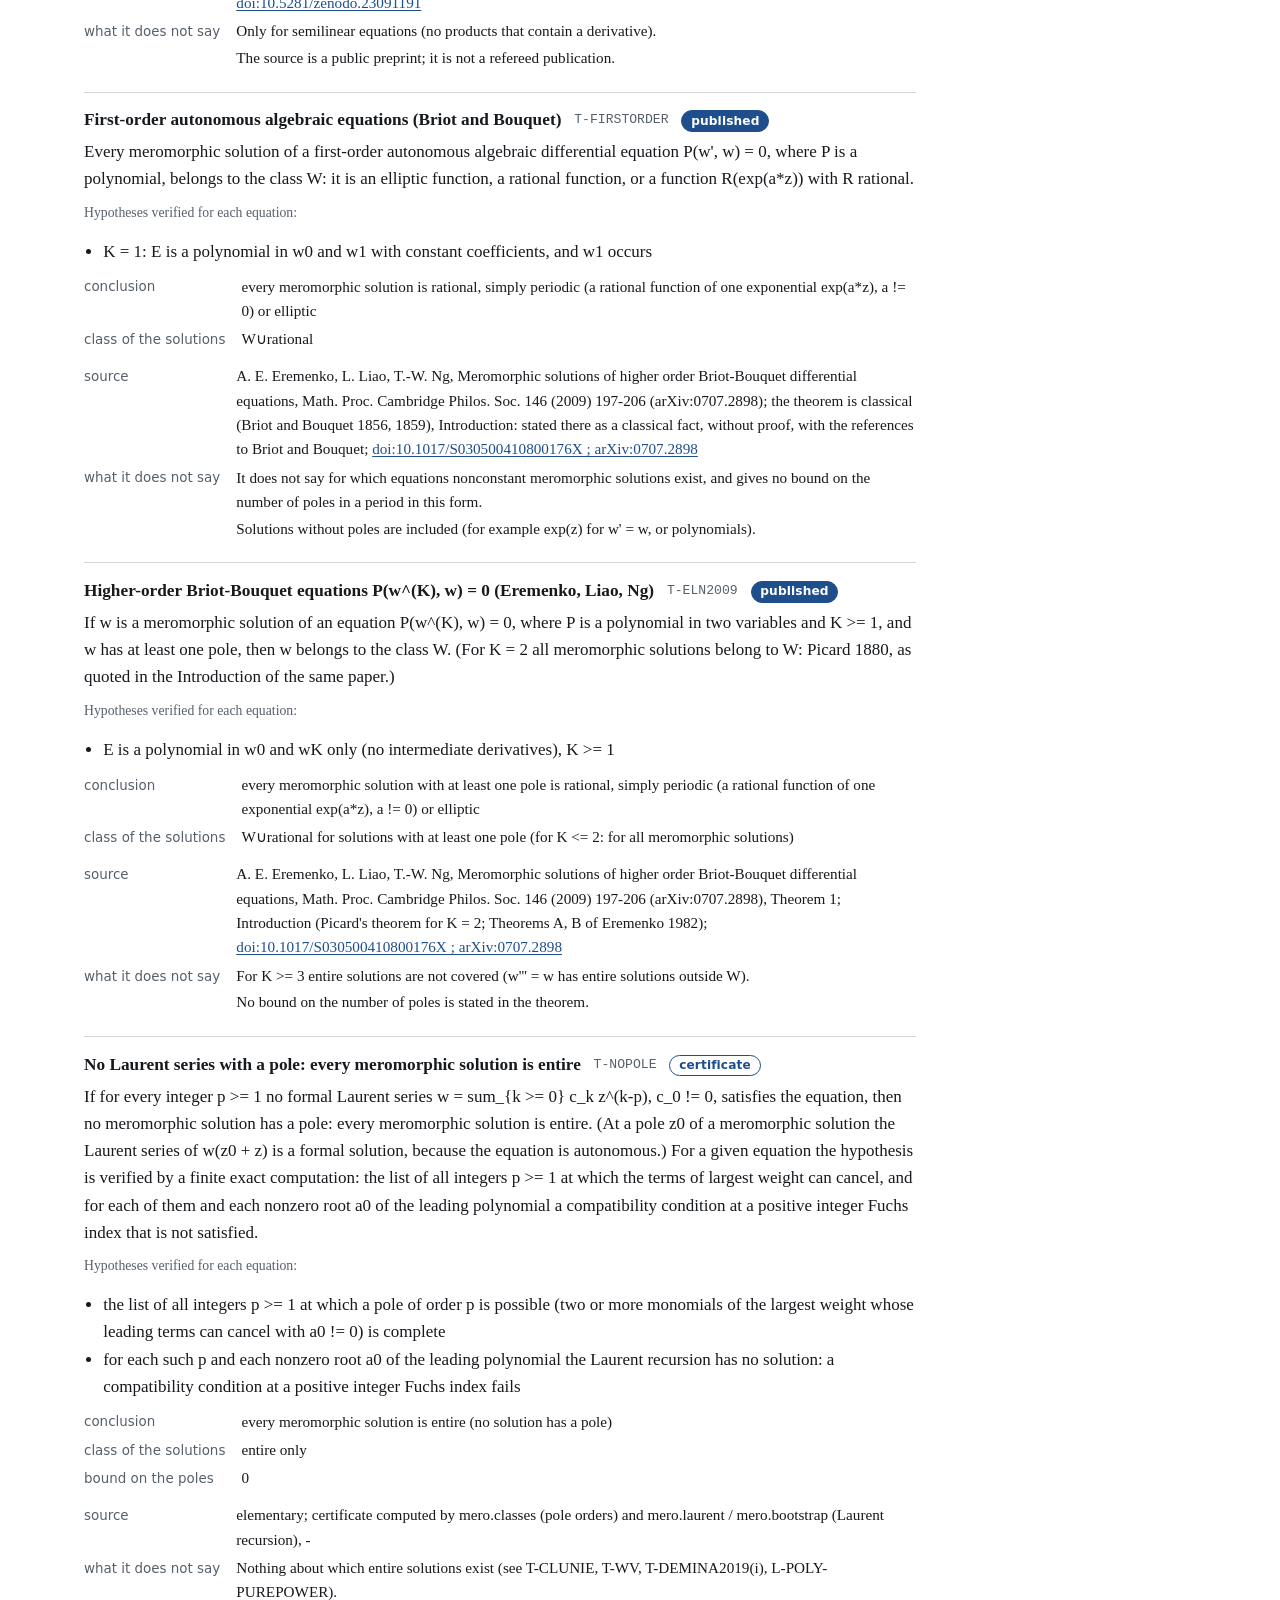
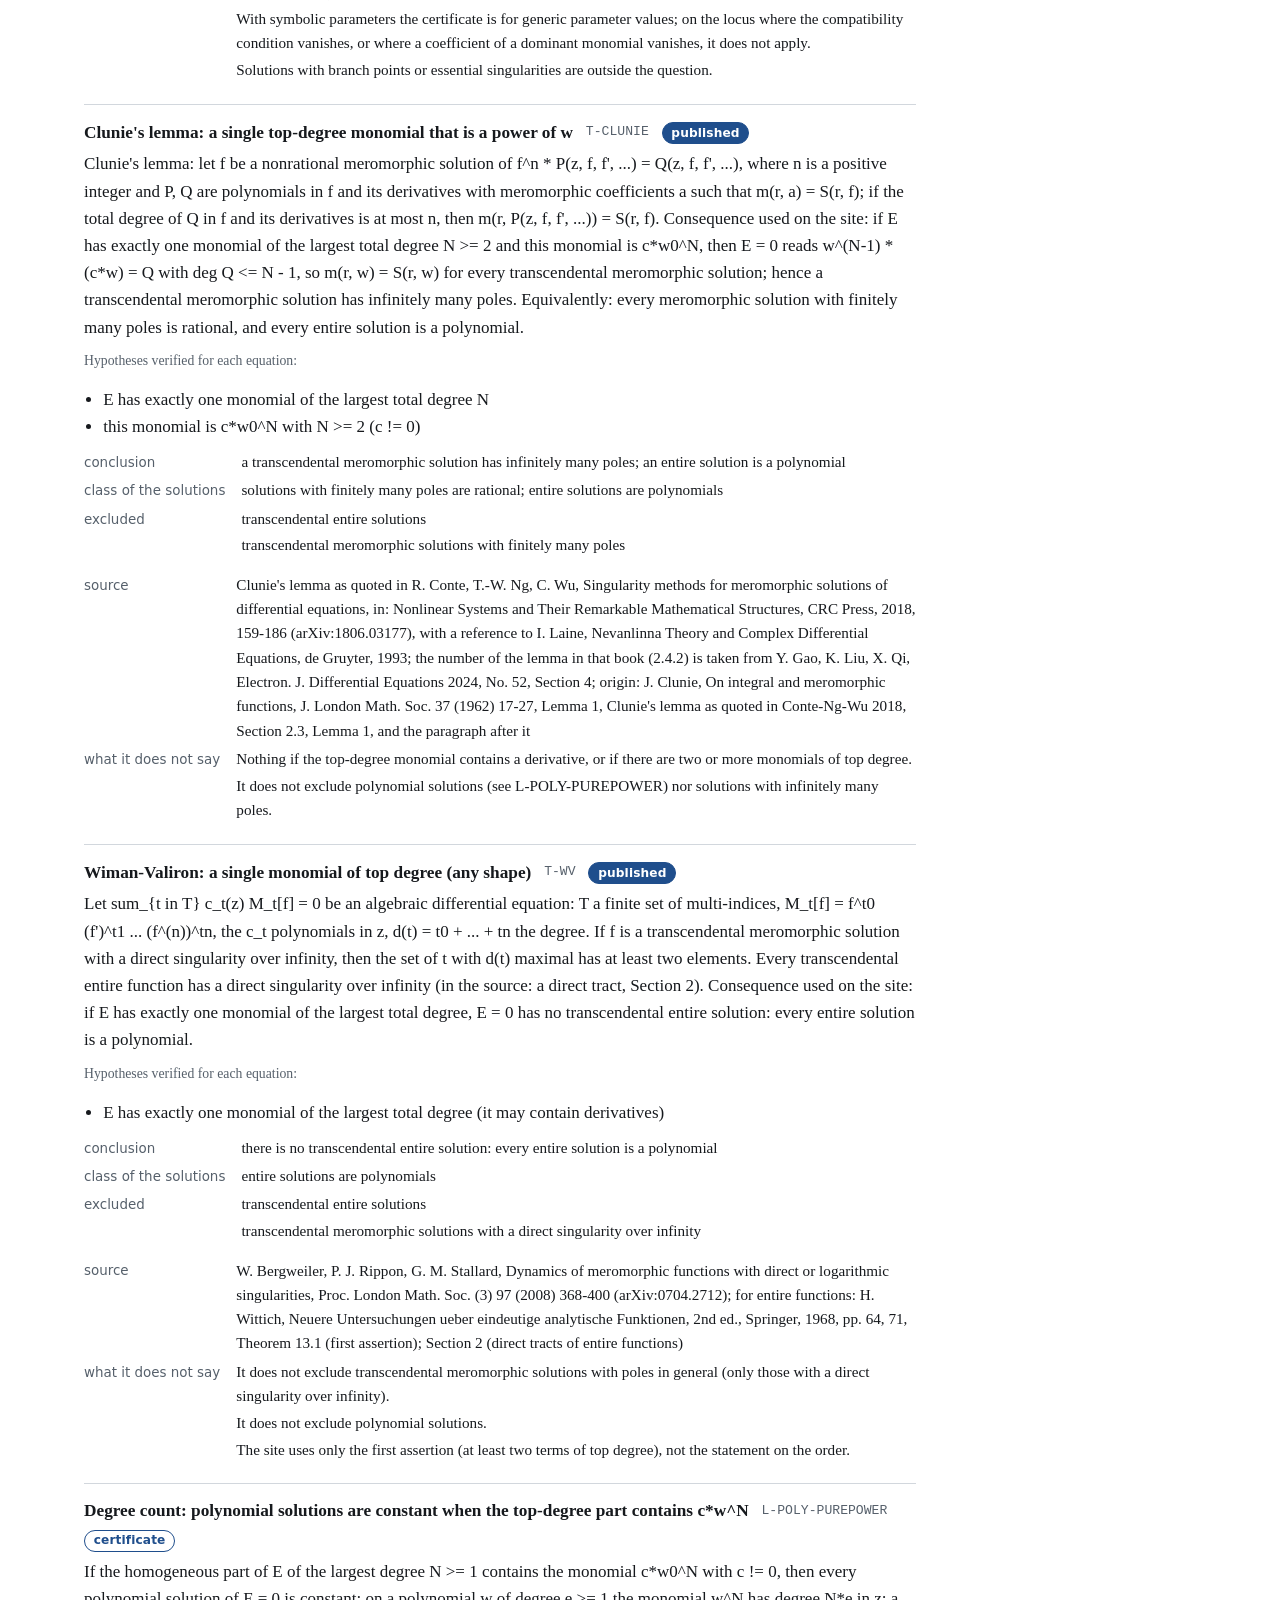
<file: method.html>
<!doctype html>
<html lang="en">
<head>
<meta charset="utf-8">
<meta name="viewport" content="width=device-width, initial-scale=1">
<meta name="color-scheme" content="light dark">
<link rel="icon" href="favicon.svg" type="image/svg+xml">
<link rel="stylesheet" href="vendor/katex/katex.min.css">
<link rel="stylesheet" href="app.css">
<link rel="stylesheet" href="plot.css">
<script defer src="vendor/katex/katex.min.js"></script>

<title>Method — Meromorphic solutions</title>
<meta name="description" content="What the site does and does not do: definitions, the three lists, the labels, the theorems it relies on, and its limits.">
<script type="module" src="js/method.js"></script>
</head>
<body data-page="method">
<a class="skip" href="#main">Skip to the content</a>
<p class="preview" role="note">Preview. Results were computed and written by AI models; statements labelled 'agent-proof' have been read by a second AI model but not checked by a person.</p>
<header class="site-header">
  <a class="site-title" href="index.html">Meromorphic solutions <span>of autonomous polynomial differential equations</span></a>
  <nav aria-label="Pages">
    <ul>
      <li><a href="index.html" data-nav="index">Solve</a></li>
      <li><a href="examples.html" data-nav="examples">Examples</a></li>
      <li><a href="catalogue.html" data-nav="catalogue">Catalogue</a></li>
      <li><a href="coverage.html" data-nav="coverage">Coverage</a></li>
      <li><a href="check.html" data-nav="check">Check a solution</a></li>
      <li><a href="method.html" data-nav="method">Method</a></li>
      <li><a href="checks.html" data-nav="checks">Checks</a></li>
    </ul>
  </nav>
</header>
<noscript><p>These pages need JavaScript: the reports are typeset and, in the static version, computed in the browser.</p></noscript>

<main id="main">
  <div class="prose">
  <h1>What the site does and does not do</h1>

  <p>The visitor enters an autonomous polynomial ordinary differential equation, or picks a named evolution equation
  and gets its travelling-wave reduction. For that equation the site reports which solutions are meromorphic in the
  whole complex plane, as far as this can be decided, and says what each statement rests on.</p>

  <ul class="toc">
    <li><a href="#who">Who made this</a></li>
    <li><a href="#question">The question</a></li>
    <li><a href="#kinds">Rational, simply periodic, elliptic</a></li>
    <li><a href="#d">The number d</a></li>
    <li><a href="#local">Local analysis</a></li>
    <li><a href="#lists">The three lists</a></li>
    <li><a href="#levels">The verdict</a></li>
    <li><a href="#labels">The labels</a></li>
    <li><a href="#independent">The independent check</a></li>
    <li><a href="#theorems">The theorems</a></li>
    <li><a href="#versions">Two versions</a></li>
    <li><a href="#limits">Limits</a></li>
  </ul>

  <h2 id="who">Who made this</h2>
  <p>The results on this site were computed and written by AI models: the engine, the proofs labelled
  <em>agent-proof</em>, the catalogue and these pages. A statement labelled <em>agent-proof</em> has been read by a
  second AI model and has not been checked by a person.<span id="who-unread"></span> Statements labelled <em>published</em> or <em>preprint</em>
  are quoted from the works cited with them. A <em>certificate</em> is an exact computation that anyone can rerun,
  for instance on the page <a href="check.html">Check a solution</a>.</p>

  <h2 id="question">The question</h2>
  <p>The unknown is a function <span data-tex="w(z)">w(z)</span> of a complex variable. The equation is</p>
  <p><span data-tex="E\bigl(w, w', \dots, w^{(K)}\bigr) = 0," data-display>E(w, w′, …, w^(K)) = 0,</span></p>
  <p>where <span data-tex="E">E</span> is a polynomial in <span data-tex="w">w</span> and its derivatives whose
  coefficients are rational numbers or parameters. The variable <span data-tex="z">z</span> does not occur: the
  equation is <em>autonomous</em>. The <em>order</em> is <span data-tex="K">K</span>; the <em>degree</em> is the total
  degree of <span data-tex="E">E</span> in <span data-tex="w, w', \dots, w^{(K)}">w, w′, …</span>. The equation is
  <em>solved</em> for the highest derivative if
  <span data-tex="E = c\,w^{(K)} - \Phi\bigl(w, \dots, w^{(K-1)}\bigr)">E = c w^(K) − Φ</span> with a nonzero constant
  <span data-tex="c">c</span>.</p>
  <p>A solution is <em>meromorphic in <span data-tex="\mathbb{C}">ℂ</span></em> if it is analytic in the whole plane
  except for poles. Entire functions (no poles at all) and constants are included. Solutions with branch points or
  essential singularities at finite points, and solutions that exist only on a part of the plane, are not the subject
  of the site.</p>
  <p id="scope">Every verdict is therefore a statement about solutions that are meromorphic in the whole complex plane.
  Travelling waves with other singularities in the complex plane — for example fronts that exist for a range of
  speeds, peakons, compactons — are outside its scope: “complete” means that all meromorphic solutions are listed,
  not that all travelling waves are.</p>
  <p>For an evolution equation in <span data-tex="u(x,t)">u(x,t)</span> the travelling-wave reduction
  <span data-tex="u = w(z),\ z = x - ct">u = w(z), z = x − ct</span> is applied first and, where possible, integrated;
  the constants of integration become parameters. The result page shows the reduction that was applied.</p>

  <h2 id="kinds">Rational, simply periodic, elliptic</h2>
  <p>Three kinds of meromorphic functions have closed forms that the site can find and check:</p>
  <ul>
    <li><em>rational</em> functions of <span data-tex="z">z</span>;</li>
    <li><em>simply periodic</em> functions that are rational functions of one exponential
      <span data-tex="s = \exp(\nu z)">s = exp(νz)</span>; hyperbolic and trigonometric tangents are of this kind;</li>
    <li><em>elliptic</em> functions, that is, doubly periodic meromorphic functions. They are written with the
      Weierstrass function <span data-tex="\wp(z; g_2, g_3)">℘(z; g₂, g₃)</span> and its derivative, which satisfy
      <span data-tex="\wp'^2 = 4\wp^3 - g_2\wp - g_3">℘′² = 4℘³ − g₂℘ − g₃</span>.</li>
  </ul>
  <p>In the literature the union of these kinds, or its transcendental part, is often called the class
  <span data-tex="W">W</span>. The site says “rational, simply periodic or elliptic”. In formulas that can be copied as
  text, <code>wp(z, g2, g3)</code> stands for <span data-tex="\wp">℘</span> and <code>wpp(z, g2, g3)</code> for
  <span data-tex="\wp'">℘′</span>.</p>

  <h2 id="d">The number <span data-tex="d">d</span></h2>
  <p>For a solution <span data-tex="w">w</span>, the number <span data-tex="d">d</span> is the transcendence degree
  over <span data-tex="\mathbb{C}">ℂ</span> of the field generated by <span data-tex="w">w</span> and all its
  derivatives: the largest number of algebraically independent functions among
  <span data-tex="w, w', w'', \dots">w, w′, w″, …</span></p>
  <ul>
    <li><span data-tex="d = 0">d = 0</span>: constants.</li>
    <li><span data-tex="d = 1">d = 1</span>: nonconstant rational functions, rational functions of one exponential,
      elliptic functions.</li>
    <li><span data-tex="d = 2">d = 2</span>: for example <span data-tex="e^{2z}\,\wp(e^{z})">exp(2z) ℘(exp z)</span>.</li>
    <li><span data-tex="d \ge 3">d ≥ 3</span>: for example Painlevé transcendents in suitable variables.</li>
  </ul>
  <p>The site treats <span data-tex="d = 1">d = 1</span> completely where a theorem allows it, reports solutions with
  <span data-tex="d = 2">d = 2</span> where they are known, and for <span data-tex="d \ge 3">d ≥ 3</span> says only
  “ruled out” (with the theorem) or “not ruled out”.</p>

  <h2 id="local">Local analysis</h2>
  <p>At a pole of order <span data-tex="p">p</span> at <span data-tex="z_0">z₀</span> a solution has a Laurent series</p>
  <p><span data-tex="w = \sum_{k \ge 0} c_k\,(z - z_0)^{k-p}, \qquad c_0 = a_0 \neq 0." data-display>w = Σ c_k (z − z₀)^(k−p)</span></p>
  <p>The <em>weight</em> of a monomial <span data-tex="\prod_j \bigl(w^{(j)}\bigr)^{e_j}">∏ (w^(j))^e_j</span> at pole
  order <span data-tex="p">p</span> is <span data-tex="\sum_j e_j\,(p + j)">Σ e_j (p + j)</span>: the order of its pole.
  The monomials of largest weight form the <em>dominant part</em>; a pole is possible only where at least two of them
  balance, and this fixes <span data-tex="p">p</span> and <span data-tex="a_0">a₀</span>.</p>
  <p>The <em>Fuchs indices</em> are the roots <span data-tex="k">k</span> of the indicial polynomial of the dominant part
  at <span data-tex="(p, a_0)">(p, a₀)</span>; <span data-tex="-1">−1</span> is always one of them. At a positive
  integer Fuchs index the recurrence for the coefficients gives a <em>compatibility condition</em>; if it holds, the
  coefficient <span data-tex="c_k">c_k</span> is free. The equation has the <em>finiteness property</em> if only
  finitely many Laurent series with a pole at a given point satisfy it.</p>
  <p>The result page gives this table for every equation (section “Local analysis”). By itself it decides nothing
  about global solutions; it is the input of the theorems and of the searches.</p>

  <h2 id="lists">The three lists</h2>
  <p><strong>Found.</strong> Solutions meromorphic in the whole plane, in closed form. Each one carries an exact
  check: the formula is substituted into the equation and the result is reduced to zero by exact computation (for
  elliptic solutions modulo <span data-tex="\wp'^2 = 4\wp^3 - g_2\wp - g_3">℘′² = 4℘³ − g₂℘ − g₃</span>). Anyone
  can rerun the check on the page <a href="check.html">Check a solution</a>. A solution may hold only under
  conditions on the parameters; the conditions are listed with it. A family marked <em>special parameter values</em>
  exists only where the parameters satisfy an equality; in a long list these families are collected in one part
  below the families for generic values. A family marked <em>direct search</em> was found by a search on parameter
  values that the decision procedure did not analyse; the list on those values is not claimed to be complete. A
  formula whose check did not run is kept apart under “Candidates (not verified)” and is not counted.</p>
  <p><strong>Ruled out.</strong> Kinds of meromorphic solutions that cannot exist. Each item names its basis: a theorem
  of the list below, together with a record of how every hypothesis was verified for this equation, or an exact
  computation that can be rerun.</p>
  <p><strong>Not decided.</strong> What remains open for this equation, with the partial information that exists.
  A partial answer is shown next to what is not decided; it is not suppressed and it is not presented as more than it is.</p>
  <p>The sentence “these are all meromorphic solutions” appears only when a theorem of the list below gives it. With
  symbolic parameters the answer describes generic values and lists the parameter conditions that change it, as far
  as the engine can tell.</p>

  <h2 id="levels">The verdict</h2>
  <p>Every report starts with a level. Where the parameters of an equation matter, the level takes the special
  parameter loci into account: “complete for generic parameters” says that the list is complete off those loci, and
  the report states the weakest level reached on them.</p>
  <div class="table-wrap"><table class="labels" id="levels-table">
    <thead><tr><th scope="col">Level</th><th scope="col">Meaning</th></tr></thead>
    <tbody></tbody>
  </table></div>

  <p>On the pages <a href="catalogue.html">Catalogue</a> and <a href="coverage.html">Coverage</a> an entry without
  a report is counted as “no report yet”, or as “time limit reached” when its analysis was stopped at the time limit.</p>

  <h2 id="labels">The labels</h2>
  <p>Trust is expressed by six labels and by nothing else. Each item of a report carries one of them; the badge shows
  its meaning when it is touched or pointed at. A verdict carries the weakest label among the statements it needs
  (agent-proof is weaker than preprint, preprint weaker than published, published weaker than certificate), and
  each of those statements is shown with its own label.</p>
  <div class="table-wrap"><table class="labels" id="labels-table">
    <thead><tr><th scope="col">Label</th><th scope="col">Meaning</th></tr></thead>
    <tbody></tbody>
  </table></div>
  <p>Everything that is reported is computed in exact arithmetic: rational numbers, algebraic numbers, symbols.
  Floating-point numbers are used to find candidates and to draw pictures, never to certify.</p>
  <p id="independent">A found solution can carry a second mark, “independent check”. The certificate of the engine is
  the exact computation: the formula is substituted and the result is reduced to zero. The independent check is a
  redundancy test by different code outside the engine, which substitutes the same formula again, exactly where it
  can and otherwise numerically to 30 digits at random points of the parameter locus; it guards against an error of
  the program and is not a second proof. Its totals over all reports are on the page <a href="checks.html">Checks</a>.</p>
  </div>

  <h2 id="theorems">The theorems</h2>
  <p class="prose">A “ruled out” item or a statement of completeness always names one of the following theorems. For each
  theorem: the statement, the hypotheses that the engine verifies equation by equation, the source, the label, and
  what the theorem does not say.</p>
  <div id="registry"><p class="muted">Loading the list of theorems…</p></div>

  <div class="prose">
  <h2 id="versions">Two versions</h2>
  <p>The same pages exist in two versions. The <em>light</em> version is a static site: the reports of the
  <a href="catalogue.html">catalogue</a> are computed in advance, and an equation that is typed in is analysed in the
  browser by the engine (Python and SymPy, run by Pyodide; the first use downloads 10–15 MB). The <em>heavy</em>
  version serves the same pages from a local server that runs the full engine with longer time limits and more
  algebra software. Every report states the mode that produced it; a light report can contain fewer items than a heavy
  one for the same equation, and then it says so in “Not decided”.</p>

  <h2 id="limits">Limits</h2>
  <ul>
    <li>Only autonomous polynomial equations in one unknown function are read. An equation that becomes polynomial
      after a standard substitution is listed in the catalogue with that substitution.</li>
    <li>The catalogue covers orders up to six and degrees up to five, with a few named equations of order seven or
      eight. Universal families of orders five and six with all coefficients symbolic are outside the scope.</li>
    <li>The question is about solutions meromorphic in the whole plane. A solution that is real and smooth on the
      real axis but has other singularities than poles in the complex plane is not covered, and the site says nothing
      about it.</li>
    <li>“Not decided” means: not decided by this site for this equation.</li>
    <li>A result labelled <em>search</em> states its bound and claims nothing beyond it.</li>
    <li>A statement labelled <em>agent-proof</em> has not been checked by a person. A statement labelled
      <em>preprint</em> comes from a text that has not been refereed.</li>
    <li>The engine in the browser works under a time limit; when the limit is reached the report keeps what was
      obtained and lists the rest as not decided.</li>
    <li>The catalogue is a sample of the literature, not a bibliography. Where a solution or an equation occurs in a
      paper, the paper is cited, and nothing more is said about it.</li>
    <li>Plots are drawn with floating-point numbers. They illustrate a formula and certify nothing.</li>
  </ul>
  </div>
</main>
<footer class="site-footer">
  <p>Data of 7 October 2026, 03:52 UTC (250 catalogue entries, 248 reports); engine version: mero 0.2 (6 October 2026). <span id="backend-note"></span></p>
  <p>Every result carries a label that says what it rests on. <a href="method.html">What the site does and does not do</a>. <a href="checks.html">Which checks were made</a>.</p>
</footer>

</body>
</html>
</file>
<file: app.css>
/* Meromorphic solutions — shared style sheet.
   A reference work: serif text, system sans for the interface, KaTeX for mathematics, one accent colour.
   Trust labels are told apart by the line of the badge (filled, solid, dashed, dotted), not by hue. */

:root {
  color-scheme: light dark;
  --bg: #ffffff;
  --fg: #16191d;
  --muted: #56606b;
  --rule: #d2d7dd;
  --panel: #f3f5f7;
  --accent: #1f4e8c;
  --accent-fg: #ffffff;
  --accent-soft: #e9eff7;
  --mark: #7a4b00;            /* warnings only (text), never decoration */
  --serif: Charter, "Bitstream Charter", "Sitka Text", Cambria, "Iowan Old Style", "Palatino Linotype", Georgia, serif;
  --sans: system-ui, -apple-system, "Segoe UI", Roboto, "Helvetica Neue", "Noto Sans", Arial, sans-serif;
  --mono: ui-monospace, "SFMono-Regular", Menlo, Consolas, "Liberation Mono", monospace;
  --measure: 44rem;
  --wide: 72rem;
}
@media (prefers-color-scheme: dark) {
  :root {
    --bg: #111418;
    --fg: #e6e9ed;
    --muted: #9ea8b3;
    --rule: #363d47;
    --panel: #1a1f26;
    --accent: #93bbef;
    --accent-fg: #0e1319;
    --accent-soft: #1a2535;
    --mark: #e3b25c;
  }
}

*, *::before, *::after { box-sizing: border-box; }
html { -webkit-text-size-adjust: 100%; text-size-adjust: 100%; }
body {
  margin: 0; background: var(--bg); color: var(--fg);
  font-family: var(--serif); font-size: 1.0625rem; line-height: 1.6;
  overflow-wrap: break-word;
}
main { max-width: var(--wide); margin: 0 auto; padding: 1.5rem 1.25rem 4rem; }
.prose { max-width: var(--measure); }
h1, h2, h3, h4 { line-height: 1.25; font-weight: 600; margin: 2em 0 .6em; }
h1 { font-size: 1.75rem; margin-top: .6em; letter-spacing: -.005em; }
h2 { font-size: 1.3rem; }
h3 { font-size: 1.08rem; }
h4 { font-size: 1rem; }
p, ul, ol, dl, table, pre { margin: 0 0 1em; }
a { color: var(--accent); text-underline-offset: .15em; text-decoration-thickness: .06em; }
a:hover { text-decoration-thickness: .12em; }
code, kbd, pre, .sympy { font-family: var(--mono); font-size: .86em; }
pre { overflow-x: auto; padding: .7rem .9rem; background: var(--panel); border-radius: 3px; line-height: 1.45; }
small, .small { font-size: .86rem; }
.muted { color: var(--muted); }
hr { border: 0; border-top: 1px solid var(--rule); margin: 2rem 0; }
:focus-visible { outline: 2px solid var(--accent); outline-offset: 2px; border-radius: 2px; }
.sr-only { position: absolute; width: 1px; height: 1px; overflow: hidden; clip-path: inset(50%); white-space: nowrap; }

/* ---- page frame ------------------------------------------------------------------------------------------ */
.skip { position: absolute; left: -999rem; top: 0; background: var(--bg); padding: .4rem .8rem; z-index: 10; }
.skip:focus { left: .5rem; top: .5rem; }
.preview {
  margin: 0; padding: .45rem 1.25rem; font-family: var(--sans); font-size: .82rem; line-height: 1.4;
  background: var(--panel); border-bottom: 1px solid var(--rule); color: var(--fg); text-align: center;
}
.site-header {
  max-width: var(--wide); margin: 0 auto; padding: 1.1rem 1.25rem .9rem;
  display: flex; flex-wrap: wrap; align-items: baseline; gap: .4rem 2rem;
  border-bottom: 1px solid var(--rule);
}
.site-title { font-size: 1.12rem; font-weight: 600; color: var(--fg); text-decoration: none; margin-right: auto; }
.site-title span { font-weight: 400; color: var(--muted); }
.site-header nav ul { list-style: none; display: flex; flex-wrap: wrap; gap: .2rem 1.3rem; margin: 0; padding: 0; }
.site-header nav a { font-family: var(--sans); font-size: .92rem; text-decoration: none; color: var(--fg); padding: .15rem 0; border-bottom: 2px solid transparent; }
.site-header nav a:hover { border-bottom-color: var(--rule); }
.site-header nav a[aria-current="page"] { border-bottom-color: var(--accent); color: var(--accent); }
.site-footer {
  max-width: var(--wide); margin: 0 auto; padding: 1.2rem 1.25rem 2.5rem; border-top: 1px solid var(--rule);
  font-family: var(--sans); font-size: .84rem; color: var(--muted);
}
.site-footer p { margin: 0 0 .35rem; }

/* ---- forms ----------------------------------------------------------------------------------------------- */
label { font-family: var(--sans); font-size: .9rem; }
input, select, textarea, button { font: inherit; color: inherit; }
input[type="text"], input[type="search"], input[type="number"], select, textarea {
  font-family: var(--mono); font-size: .95rem; background: var(--bg); color: var(--fg);
  border: 1px solid var(--muted); border-radius: 3px; padding: .5rem .65rem; max-width: 100%;
}
select { font-family: var(--sans); font-size: .9rem; padding: .42rem .5rem; }
button, .button {
  font-family: var(--sans); font-size: .92rem; cursor: pointer; background: var(--bg); color: var(--fg);
  border: 1px solid var(--muted); border-radius: 3px; padding: .45rem .9rem; text-decoration: none; display: inline-block;
}
button:hover, .button:hover { border-color: var(--accent); color: var(--accent); }
button.primary { background: var(--accent); border-color: var(--accent); color: var(--accent-fg); font-weight: 600; }
button.primary:hover { filter: brightness(1.1); color: var(--accent-fg); }
button[disabled] { opacity: .55; cursor: default; }
button.quiet { border: 0; padding: .15rem .35rem; color: var(--accent); background: none; font-size: .8rem; text-decoration: underline; text-underline-offset: .15em; }
.ask { margin: 0 0 .4rem; }
.main-label { display: block; font-family: var(--serif); font-size: 1.05rem; margin: 1.2rem 0 .2rem; }
/* the input row and the examples stay at the top of the window while a result is read */
.ask-sticky { position: sticky; top: 0; z-index: 6; background: var(--bg); padding: .45rem 0 .5rem; }
.ask-sticky .chips { margin-top: .55rem; }
body.has-result .ask-sticky { border-bottom: 1px solid var(--rule); }
body.has-result .ask-sticky .chips { flex-wrap: nowrap; overflow-x: auto; padding-bottom: .15rem; scrollbar-width: thin; }
body.has-result .ask-sticky .chips a { white-space: nowrap; }
body.has-result .ask-sticky .ask-row { flex-wrap: nowrap; }
body.has-result .ask-sticky .ask-row input[type="text"] { flex: 1 1 8rem; }
body[data-page="index"] .result [id], body[data-page="index"] .result > .verdict { scroll-margin-top: 8rem; }
.input-error { font-family: var(--sans); font-size: .9rem; margin: .45rem 0 0; padding: .3rem .6rem; border-left: 3px solid var(--mark); color: var(--fg); background: var(--panel); }
.input-error[hidden] { display: none; }
.ask-sticky .status { margin: .5rem 0 0; }
.ask-more { margin: 0 0 1rem; }
.ask-row { display: flex; gap: .6rem; flex-wrap: wrap; align-items: stretch; }
.ask-row input[type="text"], .ask-row textarea { flex: 1 1 22rem; min-width: 0; font-size: 1.05rem; padding: .65rem .8rem; }
.ask-options { display: flex; flex-wrap: wrap; gap: .4rem 1.4rem; align-items: center; margin-top: .6rem; font-family: var(--sans); font-size: .86rem; color: var(--muted); }
.ask-options select { font-size: .86rem; padding: .2rem .35rem; }
.chips { list-style: none; padding: 0; margin: .8rem 0 0; display: flex; flex-wrap: wrap; gap: .45rem .5rem; }
.chips a {
  display: inline-block; font-family: var(--sans); font-size: .86rem; text-decoration: none; color: var(--fg);
  border: 1px solid var(--rule); border-radius: 999px; padding: .2rem .75rem; background: var(--panel);
}
.chips a:hover { border-color: var(--accent); color: var(--accent); }
.syntax { font-family: var(--sans); font-size: .86rem; color: var(--muted); margin-top: .7rem; max-width: 52rem; }
.syntax a.try { text-decoration-style: dotted; white-space: nowrap; }
.syntax a.try code { color: var(--accent); }

/* ---- status line of the engine --------------------------------------------------------------------------- */
.status {
  font-family: var(--sans); font-size: .9rem; border-left: 3px solid var(--accent); background: var(--panel);
  padding: .7rem .9rem; margin: 1rem 0; display: flex; gap: .8rem 1rem; align-items: flex-start; flex-wrap: wrap;
}
.status[hidden] { display: none; }
.status-text { flex: 1 1 16rem; min-width: 0; }
.status-text p { margin: 0; }
.status-text .now { font-weight: 600; }
.status-text .log { color: var(--muted); font-family: var(--mono); font-size: .78rem; margin-top: .3rem; max-height: 7.5em; overflow: auto; white-space: pre-wrap; }
.status progress { width: 100%; height: .4rem; margin-top: .5rem; accent-color: var(--accent); }
.notice { font-family: var(--sans); font-size: .9rem; border: 1px solid var(--rule); border-left: 3px solid var(--mark); padding: .6rem .9rem; margin: 1rem 0; background: var(--bg); }
.notice.plain { border-left-color: var(--muted); }
.notice p:last-child { margin-bottom: 0; }

/* ---- formulas -------------------------------------------------------------------------------------------- */
.formula {
  position: relative; border: 1px solid var(--rule); border-radius: 3px; background: var(--bg); margin: .5rem 0 .8rem;
}
.formula-body { overflow-x: auto; overflow-y: hidden; padding: .85rem 1rem .7rem; -webkit-overflow-scrolling: touch; }
.formula-body:focus-visible { outline-offset: -2px; }
.formula-long { max-height: 14rem; overflow: auto; }
.formula-long .math-raw { white-space: pre-wrap; word-break: break-all; }
.formula .katex-display { margin: 0; text-align: left; }
.formula .katex-display > .katex { text-align: left; white-space: nowrap; }
.formula-tools { display: flex; gap: .2rem; justify-content: flex-end; border-top: 1px dotted var(--rule); padding: .1rem .35rem; background: var(--panel); border-radius: 0 0 3px 3px; }
.formula-tools .hint { margin-right: auto; font-family: var(--sans); font-size: .76rem; color: var(--muted); align-self: center; padding-left: .3rem; }
.math-raw { font-family: var(--mono); font-size: .86em; white-space: pre; }
/* KaTeX keeps a hidden MathML copy of every formula in an absolutely positioned 1px box. Inside a box that scrolls
   sideways that copy would escape the clipping and widen the page, so every formula and every scrolling box is
   made the containing block of what it contains. */
.katex, .math-scroll, .formula-body, .table-wrap { position: relative; }
.katex { font-size: 1.08em; }
.math > .katex { white-space: nowrap; }
.math-scroll { display: inline-block; max-width: 100%; overflow-x: auto; overflow-y: hidden; vertical-align: bottom; }
td .math-scroll, dd .math-scroll { vertical-align: middle; }

/* ---- facts (definition lists in a grid) ------------------------------------------------------------------ */
dl.facts { display: grid; grid-template-columns: minmax(7rem, max-content) minmax(0, 1fr); gap: .25rem 1rem; font-size: .95rem; margin: .6rem 0 .8rem; }
dl.facts dt { font-family: var(--sans); font-size: .84rem; color: var(--muted); padding-top: .12rem; }
dl.facts dd { margin: 0; min-width: 0; }
dl.facts dd > ul { margin: 0; padding: 0; list-style: none; }
dl.facts dd > ul > li { margin: 0 0 .15rem; }
@media (max-width: 520px) { dl.facts { grid-template-columns: minmax(0, 1fr); gap: 0 0; } dl.facts dd { margin-bottom: .45rem; } }

/* ---- badges: the five labels ----------------------------------------------------------------------------- */
.badge-wrap { position: relative; display: inline-block; }
.badge {
  font-family: var(--sans); font-size: .76rem; font-weight: 600; line-height: 1.2; letter-spacing: .01em;
  padding: .16rem .55rem; border-radius: 999px; border: 1.5px solid var(--accent); color: var(--accent);
  background: var(--bg); cursor: help; white-space: nowrap;
}
.badge:hover { color: var(--accent); }
.badge-published { background: var(--accent); color: var(--accent-fg); }
.badge-published:hover { color: var(--accent-fg); }
.badge-preprint { background: var(--accent-soft); border-style: solid; border-width: 1.5px 1.5px 1.5px 6px; }
.badge-agent-proof { border-style: double; border-width: 3px; padding: .08rem .5rem; }
.badge-certificate { border-style: solid; }
.badge-search { border-style: dashed; }
.badge-not-decided { border-style: dotted; border-color: var(--muted); color: var(--muted); }
.badge-other { border-color: var(--rule); color: var(--muted); font-weight: 400; cursor: default; }
/* the label of one statement, next to its chip in "Rests on" */
.based { display: inline-flex; flex-wrap: wrap; align-items: center; gap: .15rem .25rem; max-width: 100%; }
.minibadge { font-family: var(--sans); font-size: .68rem; font-weight: 600; line-height: 1.15; padding: .05rem .4rem; border-radius: 999px; border: 1.5px solid var(--accent); color: var(--accent); background: var(--bg); }
.minibadge.badge-published { background: var(--accent); color: var(--accent-fg); }
.minibadge.badge-preprint { background: var(--accent-soft); border-width: 1.5px 1.5px 1.5px 5px; }
.minibadge.badge-agent-proof { border-style: double; border-width: 3px; padding: 0 .35rem; }
.minibadge.badge-search { border-style: dashed; }
.minibadge.badge-not-decided { border-style: dotted; border-color: var(--muted); color: var(--muted); }
.based.decisive .chip { border-color: var(--accent); border-width: 1.5px; }
.scope-line { font-family: var(--sans); font-size: .82rem; color: var(--muted); margin: -.9rem 0 1.2rem; max-width: 60rem; }
.mark-complex { font-family: var(--sans); font-size: .78rem; color: var(--muted); border: 1px dotted var(--muted); border-radius: 3px; padding: .03rem .4rem; white-space: normal; }
.tip {
  display: none; position: absolute; z-index: 5; top: calc(100% + .35rem); left: 0; width: max-content; max-width: min(22rem, 80vw);
  font-family: var(--sans); font-size: .82rem; font-weight: 400; line-height: 1.4; text-align: left; white-space: normal;
  background: var(--fg); color: var(--bg); padding: .5rem .7rem; border-radius: 3px;
}
.badge-wrap.right .tip { left: auto; right: 0; }
.badge:hover + .tip, .badge:focus-visible + .tip, .badge-wrap.open .tip { display: block; }

/* ---- verdict --------------------------------------------------------------------------------------------- */
.meter { display: inline-flex; gap: 2px; vertical-align: middle; margin-right: .5rem; }
.meter i { width: .7rem; height: .7rem; border: 1.5px solid var(--accent); border-radius: 1px; display: block; }
.meter i.on { background: var(--accent); }
.meter i.half { background: linear-gradient(135deg, var(--accent) 0 50%, transparent 50% 100%); }
.verdict { border: 1px solid var(--accent); border-left-width: 6px; background: var(--accent-soft); padding: 1rem 1.2rem .9rem; margin: 1.4rem 0; border-radius: 3px; }
.verdict-level { font-family: var(--sans); font-weight: 700; font-size: 1.02rem; margin: 0 0 .35rem; display: flex; align-items: center; flex-wrap: wrap; }
.verdict-text { font-size: 1.12rem; margin: 0 0 .5rem; max-width: 60rem; }
.verdict-basis { font-family: var(--sans); font-size: .86rem; margin: 0; color: var(--muted); display: flex; flex-wrap: wrap; gap: .3rem .5rem; align-items: center; }
.chip { font-family: var(--sans); font-size: .8rem; border: 1px solid var(--rule); border-radius: 3px; padding: .05rem .4rem; background: var(--bg); color: var(--fg); text-decoration: none; display: inline-block; max-width: 100%; overflow-wrap: anywhere; }
a.chip:hover { border-color: var(--accent); color: var(--accent); }
.verdict-unsupported, .verdict-formal { border-color: var(--muted); background: var(--panel); }
.verdict-level .scope { font-weight: 400; font-size: .86rem; color: var(--muted); margin-left: .7rem; }
.verdict-level { row-gap: .3rem; }
.verdict-level .badge-wrap { margin-left: .6rem; }
.verdict-level .scope-generic { color: var(--fg); font-weight: 600; border: 1.5px dashed var(--accent); border-radius: 3px; padding: .05rem .5rem; background: var(--bg); }
.verdict-note { font-family: var(--sans); font-size: .86rem; color: var(--muted); margin: 0 0 .5rem; }
.verdict-sub { margin: .8rem 0 1rem; padding: .7rem 1rem .6rem; border-left-width: 4px; }
.verdict-sub .verdict-text { font-size: 1rem; }
ul.verdict-rows { list-style: none; margin: .2rem 0 .7rem; padding: .5rem 0 0; border-top: 1px solid var(--rule); }
ul.verdict-rows li { display: grid; grid-template-columns: max-content minmax(0, 1fr); gap: .1rem .3rem; align-items: baseline; margin: 0 0 .45rem; font-size: .96rem; }
ul.verdict-rows li .meter { margin-top: .25rem; align-self: start; }
ul.verdict-rows a.to-part { font-family: var(--sans); font-size: .84rem; white-space: nowrap; }
.origin { font-family: var(--sans); font-size: .76rem; color: var(--muted); margin: .3rem 0 0; overflow-wrap: anywhere; }
details.sub-report > summary { display: flex; flex-wrap: wrap; align-items: baseline; gap: .15rem .9rem; font-size: 1.05rem; }
details.sub-report > summary .sub-title { font-weight: 600; min-width: 0; max-width: 100%; }
.sub-row { min-width: 0; }
.sub-row strong .math-scroll, .sub-title .math-scroll { vertical-align: bottom; }
details.sub-report > summary .sub-verdict { font-family: var(--serif); font-size: .95rem; font-weight: 400; flex: 1 1 22rem; min-width: 0; }
details.sub-report > summary .sub-verdict strong { font-family: var(--sans); font-size: .9rem; }
details.sub-report[open] { border-left: 3px solid var(--rule); padding-left: 1rem; margin-bottom: 1.4rem; }
details.sub-report[open] > summary { margin-left: -1rem; padding-left: 1rem; }
.sub-row { border-bottom: 1px solid var(--rule); padding: .4rem 0; margin: 0; }
.sub-body .tally { margin-bottom: 1rem; }
.sub-body .tally b { font-size: 1.15rem; }
details.detail { border-top: 1px dotted var(--rule); padding: .15rem 0; }
details.detail > p { margin: .2rem 0 .4rem 1rem; }

/* ---- the result ------------------------------------------------------------------------------------------ */
.result { margin-top: 1.5rem; }
.result > section, .result > details { margin: 0 0 1.6rem; }
.result h2 { margin: 0 0 .5rem; font-size: 1.22rem; }
.result-tools { display: flex; flex-wrap: wrap; gap: .5rem; align-items: center; font-family: var(--sans); font-size: .86rem; margin: 0 0 1rem; }
.result-tools .source { margin-right: auto; color: var(--muted); flex: 1 1 18rem; }
.tally { display: grid; grid-template-columns: repeat(3, minmax(0, 1fr)); gap: 0; border: 1px solid var(--rule); border-radius: 3px; margin: 0 0 1.4rem; font-family: var(--sans); }
.tally a { display: block; padding: .6rem .9rem; text-decoration: none; color: var(--fg); border-left: 1px solid var(--rule); }
.tally a:first-child { border-left: 0; }
.tally a:hover { background: var(--panel); }
.tally b { display: block; font-size: 1.5rem; font-weight: 600; line-height: 1.1; font-variant-numeric: tabular-nums; }
.tally span { font-size: .86rem; color: var(--muted); }
.lists { display: grid; grid-template-columns: minmax(0, 1fr); gap: 1.6rem 2rem; }
@media (min-width: 1000px) {
  .lists { grid-template-columns: minmax(0, 1fr) minmax(0, 1fr); }
  .lists > .list-found { grid-column: 1 / -1; }
  .lists.no-found > .list-found, .lists > .list-wide { grid-column: 1 / -1; }
}
.list > .list-h { border-bottom: 2px solid var(--fg); padding-bottom: .3rem; display: flex; align-items: baseline; gap: .6rem; margin: 0 0 .5rem; }
.list > h4.list-h { font-size: 1.05rem; border-bottom-width: 1.5px; }
.list > .list-h .n, .sub-reports > h2 .n { font-family: var(--sans); font-size: .9rem; font-weight: 400; color: var(--muted); }
.sub-reports > h2 .n { margin-left: .6rem; }
.list > .lead { font-family: var(--sans); font-size: .86rem; color: var(--muted); margin: 0 0 .6rem; }
.list > .empty { color: var(--muted); font-style: italic; margin: .6rem 0 0; }
.item { border-bottom: 1px solid var(--rule); padding: .9rem 0 .7rem; }
.item:last-child { border-bottom: 0; }
.item-head { display: flex; flex-wrap: wrap; align-items: center; gap: .35rem .7rem; margin: 0 0 .3rem; font-family: var(--sans); font-size: .9rem; }
.item-key { font-family: var(--mono); font-size: .82rem; color: var(--muted); min-width: 1.6rem; }
.item-kind { font-weight: 600; }
.item-head .badge-wrap { margin-left: auto; }
.item-head .ic { margin-left: auto; font-family: var(--sans); font-size: .76rem; color: var(--muted); text-align: right; }
.item-head .ic-pass { color: var(--accent); }
.item-head .ic-pass::before { content: "\2713\00a0"; }
.item-head .ic + .badge-wrap { margin-left: 0; }
p.degenerate { margin: .7rem 0 0; }
.real-form-h { font-family: var(--sans); font-size: .86rem; font-weight: 600; margin: .5rem 0 0; }
.reduction { margin: 0 0 .6rem; }
.reduction > p { margin: 0 0 .4rem; }
.reduction-choice { font-family: var(--sans); font-size: .9rem; }
.reduction-choice select { max-width: 100%; }
.described { border-top: 1px solid var(--rule); margin-top: 1rem; padding-top: .8rem; }
.described .sub-h { font-size: 1.02rem; margin: 0 0 .3rem; display: flex; align-items: baseline; gap: .6rem; }
.described .sub-h .n { font-family: var(--sans); font-size: .86rem; font-weight: 400; color: var(--muted); }
.described .item { padding-left: 1rem; border-left: 2px dotted var(--rule); margin-left: .25rem; }
.verdict .record-line { margin: -.2rem 0 .55rem; }
p.independent { margin: 0 0 .6rem; }
.item .what { font-size: 1.04rem; margin: 0 0 .4rem; }
.item p { margin: 0 0 .45rem; }
.item .k { font-family: var(--sans); font-size: .84rem; color: var(--muted); }
details { margin: .3rem 0; }
summary { cursor: pointer; font-family: var(--sans); font-size: .9rem; color: var(--accent); padding: .15rem 0; }
summary:hover { text-decoration: underline; }
details.block > summary { font-family: var(--serif); font-size: 1.22rem; font-weight: 600; color: var(--fg); padding: .3rem 0; border-bottom: 1px solid var(--rule); }
details.block > summary .n { font-family: var(--sans); font-size: .9rem; font-weight: 400; color: var(--muted); margin-left: .5rem; }
details.block[open] > summary { margin-bottom: .8rem; }
.evidence-body, .plot-body { border-left: 2px solid var(--rule); padding: .3rem 0 .2rem .9rem; margin: .3rem 0 .6rem; font-size: .95rem; }
.evidence-body h4 { font-family: var(--sans); font-size: .86rem; margin: .7rem 0 .3rem; color: var(--muted); font-weight: 600; }
.evidence-body h4:first-child { margin-top: 0; }
ul.hyp { list-style: none; padding: 0; margin: 0 0 .6rem; }
ul.hyp li { display: grid; grid-template-columns: 6.6rem minmax(0, 1fr); gap: .1rem .7rem; padding: .25rem 0; border-top: 1px dotted var(--rule); }
ul.hyp li:first-child { border-top: 0; }
.hyp-status { font-family: var(--sans); font-size: .8rem; font-weight: 600; white-space: nowrap; }
.hyp-status.ok { color: var(--accent); }
.hyp-status.no { color: var(--mark); }
.hyp-how { display: block; font-family: var(--sans); font-size: .84rem; color: var(--muted); }
@media (max-width: 520px) { ul.hyp li { grid-template-columns: minmax(0, 1fr); } }
.dsum { display: grid; grid-template-columns: repeat(3, minmax(0, 1fr)); gap: 0; border: 1px solid var(--rule); border-radius: 3px; }
.dsum > div { padding: .6rem .9rem; border-left: 1px solid var(--rule); min-width: 0; }
.dsum > div:first-child { border-left: 0; }
.dsec { margin: -.4rem 0 1.4rem; }
.dsec .dcap { margin: 0 0 .35rem; }
.dsum.compact { grid-template-columns: repeat(4, minmax(0, 1fr)); }
.dsum.compact > div { padding: .4rem .7rem .45rem; }
.dsum.compact .ds { margin-top: .1rem; font-size: .9rem; }
@media (max-width: 640px) { .dsum.compact { grid-template-columns: repeat(2, minmax(0, 1fr)); } .dsum.compact > div { border-left: 0; border-top: 1px solid var(--rule); } .dsum.compact > div:nth-child(-n+2) { border-top: 0; } .dsum.compact > div:nth-child(even) { border-left: 1px solid var(--rule); } }
.dsum .dk { font-size: 1.05rem; }
.dsum .dn { font-family: var(--sans); font-size: .8rem; color: var(--muted); display: block; }
.dsum .ds { font-family: var(--sans); font-weight: 600; font-size: .95rem; display: block; margin-top: .25rem; }
.dsum .db { font-family: var(--sans); font-size: .82rem; color: var(--muted); display: block; }
@media (max-width: 640px) { .dsum, .tally { grid-template-columns: minmax(0, 1fr); } .dsum > div, .tally a { border-left: 0; border-top: 1px solid var(--rule); } .dsum > div:first-child, .tally a:first-child { border-top: 0; } }

/* ---- tables ---------------------------------------------------------------------------------------------- */
.table-wrap { overflow-x: auto; margin: 0 0 1rem; -webkit-overflow-scrolling: touch; }
table { border-collapse: collapse; width: 100%; font-size: .93rem; }
caption { text-align: left; font-family: var(--sans); font-size: .86rem; color: var(--muted); padding: 0 0 .4rem; caption-side: top; }
th, td { text-align: left; vertical-align: top; padding: .4rem .7rem .4rem 0; border-bottom: 1px solid var(--rule); }
thead th { font-family: var(--sans); font-size: .82rem; font-weight: 600; color: var(--muted); border-bottom: 1.5px solid var(--fg); white-space: nowrap; vertical-align: bottom; }
th.num, td.num { text-align: right; font-variant-numeric: tabular-nums; }
td.num { font-family: var(--sans); }
thead th button { all: unset; cursor: pointer; font: inherit; color: inherit; }
thead th button:hover { color: var(--accent); }
thead th button:focus-visible { outline: 2px solid var(--accent); outline-offset: 2px; }
thead th[aria-sort="ascending"] button::after { content: " \25B4"; }
thead th[aria-sort="descending"] button::after { content: " \25BE"; }
tbody tr:hover { background: var(--panel); }
table.local td { max-width: 26rem; }
table.overview { width: auto; min-width: min(100%, 30rem); font-size: .9rem; }
table.overview td, table.overview th { padding: .28rem 1.4rem .28rem 0; }
table.overview td .math-scroll { max-width: 30rem; }
table.overview a.to-item { font-family: var(--mono); font-size: .82rem; }
details.stratum { border-top: 1px solid var(--rule); margin: 0; }
details.stratum > summary { font-family: var(--serif); font-size: 1rem; color: var(--fg); padding: .55rem 0; display: flex; flex-wrap: wrap; align-items: baseline; gap: .2rem .8rem; list-style-position: outside; }
details.stratum > summary::before { content: "\25B8"; color: var(--accent); font-family: var(--sans); }
details.stratum[open] > summary::before { content: "\25BE"; }
details.stratum > summary::-webkit-details-marker { display: none; }
details.stratum > summary { list-style: none; }
details.stratum > summary .stratum-cond { font-weight: 600; min-width: 0; max-width: 100%; }
details.stratum > summary .n { font-family: var(--sans); font-size: .84rem; color: var(--muted); }
details.stratum > .item { padding-left: 1rem; border-left: 2px solid var(--rule); margin-left: .25rem; }
details.stratum > .item:last-child { margin-bottom: .8rem; }
table.local td .math-scroll { max-width: 26rem; }

/* ---- catalogue ------------------------------------------------------------------------------------------- */
.filters { display: flex; flex-wrap: wrap; gap: .6rem 1rem; align-items: end; margin: 1rem 0; font-family: var(--sans); }
.filters > div { display: flex; flex-direction: column; gap: .15rem; }
.filters input[type="search"] { font-family: var(--sans); width: 17rem; padding: .42rem .6rem; }
.filters .check { flex-direction: row; align-items: center; gap: .4rem; padding-bottom: .45rem; }
.count-line { font-family: var(--sans); font-size: .86rem; color: var(--muted); margin: 0 0 .5rem; }
table.cat td.name a { font-weight: 600; text-decoration: none; }
table.cat td.name a:hover { text-decoration: underline; }
table.cat td.name .aka { display: block; font-family: var(--sans); font-size: .8rem; color: var(--muted); }
table.cat td.name { max-width: 25rem; min-width: 14rem; }
table.cat td.field { max-width: 11rem; }
table.cat th, table.cat td { padding-right: .6rem; }
body[data-page="catalogue"]:not([data-view="entry"]) main { max-width: 82rem; }
table.cat td.name .eq { display: block; font-size: .88rem; margin: .1rem 0; }
table.cat td.name .eq .math-scroll { max-width: 100%; }
table.cat td.lvl { white-space: nowrap; font-family: var(--sans); font-size: .86rem; }
table.cat td.lvl .aka { display: block; font-size: .76rem; color: var(--muted); white-space: normal; max-width: 11rem; }
@media (max-width: 760px) {
  /* the catalogue as a list of cards: name and equation, then one line of numbers */
  table.cat thead { position: absolute; width: 1px; height: 1px; overflow: hidden; clip-path: inset(50%); }
  table.cat, table.cat tbody, table.cat tr { display: block; width: 100%; }
  table.cat tr { padding: .7rem 0; border-bottom: 1px solid var(--rule); }
  table.cat td { display: inline; border: 0; padding: 0; text-align: left; font-family: var(--sans); font-size: .84rem; }
  table.cat td.name { display: block; max-width: none; min-width: 0; font-family: var(--serif); font-size: 1rem; }
  table.cat td.field { display: block; color: var(--muted); margin: .1rem 0 .2rem; }
  table.cat td.lvl { display: block; margin: .15rem 0; }
  table.cat td[data-label]::before { content: attr(data-label) "\00a0"; color: var(--muted); }
  table.cat td[data-label]::after { content: ";  "; color: var(--muted); white-space: pre; }
  table.cat td[data-label]:last-child::after { content: ""; }
  tbody tr:hover { background: none; }
}
.entry-head h1 { margin-bottom: .2rem; }
.entry-head .aka { font-family: var(--sans); color: var(--muted); font-size: .92rem; margin: 0 0 .8rem; }
.entry-head h2 { font-size: 1.12rem; margin: 1.3rem 0 .4rem; }
.entry-head h2#report { font-size: 1.3rem; margin-top: 1.8rem; border-top: 2px solid var(--fg); padding-top: .7rem; }
.reduction-block > p { margin: 0 0 .3rem; }
.reduction-block .where { font-size: .95rem; margin: -.2rem 0 .5rem; line-height: 2.4; max-width: 100%; overflow-x: auto; overflow-y: hidden; }
details.entry-details { margin: 0 0 .6rem; }
table.cat td.lvl .aka.special { color: var(--fg); }
.reduction-block .eq-line { color: var(--muted); font-family: var(--sans); margin: 0 0 .4rem; }
.entry-refs { margin-top: 1.5rem; }
ol.refs { padding-left: 1.3rem; font-size: .93rem; }
ol.refs li { margin-bottom: .3rem; }

/* ---- coverage -------------------------------------------------------------------------------------------- */
table.grid { table-layout: fixed; min-width: 34rem; }
table.grid th, table.grid td { border: 1px solid var(--rule); padding: .45rem .55rem; }
table.grid thead th { border-bottom: 1.5px solid var(--fg); }
table.grid tbody th { font-family: var(--sans); font-size: .86rem; font-weight: 600; color: var(--muted); width: 6.5rem; }
table.grid td a { text-decoration: none; color: var(--fg); display: block; }
table.grid td a:hover .cell-n { color: var(--accent); text-decoration: underline; }
.cell-n { font-family: var(--sans); font-size: 1.15rem; font-weight: 600; font-variant-numeric: tabular-nums; display: block; line-height: 1.2; }
.cell-n small { font-weight: 400; color: var(--muted); font-size: .76rem; }
.cell-empty { color: var(--muted); font-family: var(--sans); font-size: .86rem; }
.bar { display: flex; height: .55rem; margin: .3rem 0 .15rem; border: 1px solid var(--accent); border-radius: 1px; overflow: hidden; background: var(--bg); }
.bar i { display: block; height: 100%; background: var(--accent); border-right: 1px solid var(--bg); }
.bar i:last-child { border-right: 0; }
.bar i.lv-complete { opacity: 1; }
.bar i.lv-complete-generic { opacity: 1; background: repeating-linear-gradient(135deg, var(--accent) 0 5px, transparent 5px 6px); }
.bar i.lv-complete-W { opacity: .72; }
.bar i.lv-partial-record { opacity: .6; background: repeating-linear-gradient(90deg, var(--accent) 0 3px, transparent 3px 5px); }
.bar i.lv-partial { opacity: .45; }
.bar i.lv-formal { opacity: .22; }
.bar i.lv-unsupported { background: repeating-linear-gradient(135deg, var(--accent) 0 1px, transparent 1px 4px); opacity: .8; }
.bar i.lv-timeout { background: repeating-linear-gradient(90deg, var(--accent) 0 1px, transparent 1px 3px); opacity: .7; }
.bar i.lv-no-report { background: transparent; }
.item.unconfirmed .formula { border-style: dashed; }
.tally span { display: block; }
.bar-text { font-family: var(--sans); font-size: .74rem; color: var(--muted); line-height: 1.3; display: block; }
.legend { list-style: none; padding: 0; display: flex; flex-wrap: wrap; gap: .3rem 1.2rem; font-family: var(--sans); font-size: .84rem; margin: .4rem 0 1rem; }
.legend li { display: flex; align-items: center; gap: .4rem; }
.legend .sw { width: 1.3rem; height: .65rem; margin: 0; flex: none; }

table.demand td, table.demand th { vertical-align: top; }
table.demand td:first-child code { white-space: normal; overflow-wrap: anywhere; }
table.demand td:first-child { max-width: 19rem; }
table.demand td:nth-child(2) { max-width: 17rem; font-size: .88rem; }
table.demand td.num { white-space: nowrap; }
table.demand details summary { font-size: .8rem; }
#demand-classes { min-width: 46rem; }
table.typemap { min-width: 68rem; table-layout: fixed; }
table.typemap thead th:first-child { width: 7.5rem; white-space: normal; }
ul.subs li a.to-sub, ul.subs li .st-line { display: block; }
table.typemap td { vertical-align: top; font-family: var(--sans); font-size: .82rem; line-height: 1.35; }
table.typemap td.void { background: var(--panel); }
table.typemap tbody th { width: 5rem; }
ul.subs { list-style: none; margin: 0; padding: 0; }
ul.subs li { margin: 0 0 .35rem; padding-left: .6rem; border-left: 3px solid var(--rule); }
ul.subs li.lv-all { border-left-color: var(--accent); }
ul.subs li.lv-all .st { font-weight: 700; }
ul.subs li.lv-generic { border-left-style: dashed; border-left-color: var(--accent); }
ul.subs li.lv-none { color: var(--muted); }
ul.subs li a { color: inherit; }
ul.subs li .lvl { color: var(--muted); }
.subtype h3 { font-size: 1rem; }
.chips-line { margin-top: .3rem; line-height: 2; }

/* ---- worked examples ------------------------------------------------------------------------------------- */
.examples { display: grid; grid-template-columns: repeat(auto-fit, minmax(min(100%, 24rem), 1fr)); gap: 0 2.5rem; max-width: 64rem; }
.example { border-top: 1px solid var(--rule); padding: 1rem 0 .6rem; }
.example h2 { font-size: 1.12rem; margin: 0 0 .4rem; }
.example .ex-formula { margin: 0 0 .5rem; overflow-x: auto; overflow-y: hidden; position: relative; }
.example .ex-formula .katex-display { margin: 0; text-align: left; }
.example .ex-formula .katex-display > .katex { text-align: left; }
.example p { margin: 0 0 .5rem; }
.example .ex-link a { font-family: var(--sans); font-size: .92rem; font-weight: 600; }
.example .ex-link code { overflow-wrap: anywhere; }

/* ---- method ---------------------------------------------------------------------------------------------- */
.prose h2 { margin-top: 2.2em; }
.prose li { margin-bottom: .3rem; }
table.labels td:first-child { white-space: nowrap; width: 9rem; }
.theorem { border-top: 1px solid var(--rule); padding: 1rem 0 .4rem; max-width: 52rem; }
.theorem h3 { margin: 0 0 .4rem; display: flex; flex-wrap: wrap; align-items: center; gap: .4rem .8rem; }
.theorem h3 .tid { font-family: var(--mono); font-size: .82rem; font-weight: 400; color: var(--muted); }
.theorem .statement { margin: 0 0 .6rem; }
table.mini { font-size: .86rem; width: auto; margin: .2rem 0 .4rem; }
table.mini th, table.mini td { padding: .2rem .8rem .2rem 0; vertical-align: top; }
table.mini tr.more td { padding: 0 0 .55rem 1rem; }
table.mini tr.more p.kv { margin: .1rem 0; max-width: 46rem; }
table.mini tbody th { font-family: var(--sans); font-size: .8rem; font-weight: 600; color: var(--muted); white-space: nowrap; }
.theorem p.kv { margin: 0 0 .3rem; }
.theorem .src-more { display: block; font-size: .88rem; }
.theorem .remark { font-family: var(--sans); font-size: .86rem; margin: 0 0 .45rem; padding-left: .7rem; border-left: 3px solid var(--mark); }
.theorem ul { margin: 0 0 .6rem; padding-left: 1.2rem; }
.toc { font-family: var(--sans); font-size: .9rem; columns: 2 16rem; padding-left: 1.2rem; max-width: var(--measure); }

/* ---- check ----------------------------------------------------------------------------------------------- */
.check-form { display: grid; gap: .9rem; max-width: 52rem; margin: 1rem 0; }
.check-form label { display: block; margin-bottom: .25rem; font-family: var(--serif); font-size: 1rem; }
.check-form input[type="text"], .check-form textarea { width: 100%; font-size: 1rem; }
.check-form textarea { min-height: 5.5rem; resize: vertical; line-height: 1.4; }
.check-result { border: 1px solid var(--accent); border-left-width: 6px; padding: .9rem 1.1rem; border-radius: 3px; background: var(--accent-soft); margin: 1rem 0; max-width: 60rem; }
.check-result.undecided, .check-result.unavailable { border-color: var(--muted); background: var(--panel); }
.check-result.nonzero { border-color: var(--mark); background: var(--bg); }
.check-result h2 { font-family: var(--sans); font-size: 1.05rem; margin: 0 0 .4rem; }

pre.raw { max-height: 28rem; overflow: auto; font-size: .78rem; }
.snippet { position: relative; }
.snippet pre { margin: 0 0 .2rem; white-space: pre; }
noscript p { max-width: var(--wide); margin: 1rem auto; padding: 0 1.25rem; font-family: var(--sans); }
@media (max-width: 640px) {
  body { font-size: 1rem; }
  main { padding: 1rem .9rem 3rem; }
  h1 { font-size: 1.45rem; }
  .site-header { padding: .8rem .9rem .7rem; }
  .preview { padding: .4rem .9rem; text-align: left; }
  .filters input[type="search"] { width: 100%; }
  .filters > div { flex: 1 1 8rem; }
}
@media (prefers-reduced-motion: no-preference) { html { scroll-behavior: smooth; } }
@media print {
  .preview, .site-header nav, .ask, .result-tools, .formula-tools, .status, .site-footer { display: none; }
  details > *:not(summary) { display: block; }
}

/* ---- round 5: how a verdict was decided, special families, candidates, the page of checks ---- */
details.how-decided { margin: .35rem 0 0; }
details.how-decided > summary { font-family: var(--sans); font-size: .86rem; color: var(--accent); cursor: pointer; width: fit-content; }
details.how-decided > p { margin: .35rem 0 .2rem 1rem; max-width: 60rem; }
details.how-decided .how-detail, details.how-decided .how-method { font-family: var(--sans); color: var(--muted); }
.verdict-level a.scope-generic { text-decoration: none; color: var(--accent); }
.verdict-level a.scope-generic:hover { text-decoration: underline; }
.verdict-level .scope + .scope { margin-left: .4rem; }
.chip-special { border-style: dashed; border-color: var(--accent); color: var(--fg); white-space: nowrap; }
.chip-search { border-style: dotted; border-color: var(--muted); color: var(--muted); white-space: nowrap; }
.view-toggle { font-family: var(--sans); font-size: .86rem; margin: .2rem 0 .6rem; display: flex; flex-wrap: wrap; gap: .3rem .4rem; align-items: center; }
.view-toggle .k { color: var(--muted); }
.view-btn { font: inherit; padding: .15rem .6rem; border: 1px solid var(--rule); border-radius: 3px; background: var(--bg); color: var(--fg); cursor: pointer; }
.view-btn[aria-pressed="true"] { border-color: var(--accent); color: var(--accent); font-weight: 600; box-shadow: inset 0 -2px 0 var(--accent); }
details.special-families { border-top: 2px solid var(--rule); margin-top: .4rem; }
details.special-families > details.stratum { margin-left: .8rem; }
details.special-families > p, details.special-families > .table-wrap { margin-left: .8rem; }
details.special-families .stratum .chip-special { display: none; }
.where-roots, .display-note { max-width: 60rem; }
.candidates-pointer { margin-top: .6rem; }
table.symbols td { padding-right: 1.2rem; }
.nf-rule .math-scroll { max-width: 100%; }
.check-note { border-top: 1px solid var(--rule); padding: .7rem 0 .2rem; max-width: 46rem; }
.check-note h3 { margin: 0 0 .3rem; font-size: 1.08rem; }
.check-note p { margin: 0 0 .45rem; }
.check-outcome { font-family: var(--sans); font-size: .92rem; border-left: 3px solid var(--rule); padding-left: .7rem; }
.check-outcome .k { font-weight: 600; }
#checks-levels { min-width: 22rem; }
#checks-levels .sw { display: inline-flex; width: 1.3rem; height: .65rem; margin: 0 .5rem 0 0; vertical-align: middle; }
#checks-levels tr.total td { border-top: 1px solid var(--fg); font-weight: 600; }
#checks-limits li { margin-bottom: .4rem; max-width: 46rem; }

/* ---- round 6: notes of the engine under the input box, the reduction scope, exponent instances ---- */
.input-warnings { font-family: var(--sans); font-size: .86rem; margin: .4rem 0 0; padding: .3rem .6rem; border-left: 3px solid var(--accent); background: var(--panel); color: var(--fg); }
.input-warnings[hidden] { display: none; }
.input-warnings p { margin: .1rem 0; max-width: 60rem; }
.input-warnings .iw-head { font-weight: 600; }
.verdict-text.reduction-scope { margin-top: -.15rem; }
.verdict-level .scope.about .katex { font-size: 1em; }
.entry-scope { font-size: .98rem; max-width: 46rem; margin: .1rem 0 .6rem; padding: .35rem .7rem; border-left: 3px solid var(--accent); background: var(--panel); }
.red-line .ansatz-note { font-family: var(--sans); font-size: .86rem; color: var(--muted); }
tr.locus-degenerate td { color: var(--muted); }
.label-note em { font-style: normal; font-weight: 600; }

/* a long inline formula (a condition on the parameters inside a sentence) scrolls inside its own box */
.tex-long { display: inline-block; max-width: 100%; overflow-x: auto; overflow-y: hidden; vertical-align: middle; }

/* ---- round 7: a step of the browser engine that did not end; the analysis is repeated without it ---- */
.status-text .status-note { font-size: .9rem; margin-top: .25rem; padding: .25rem .6rem; border-left: 3px solid var(--mark); background: var(--bg); max-width: 60rem; }
.status-text .status-note[hidden] { display: none; }
</file>
<file: plot.css>
/* plot.css — the solution plot (js/plot.js).  Uses the custom properties of app.css:
   --bg, --fg, --muted, --rule, --panel, --accent (light and dark). */

.plot {
  margin: 0.75rem 0 0;
  min-width: 0;
}

.plot-controls {
  display: flex;
  flex-wrap: wrap;
  gap: 0.5rem 0.9rem;
  align-items: flex-end;
  margin: 0 0 0.6rem;
}

.plot-field {
  display: inline-flex;
  flex-direction: column;
  gap: 0.15rem;
  font-size: 0.82rem;
  line-height: 1.3;
  color: var(--muted);
}

.plot-input {
  box-sizing: border-box;
  width: 5.5rem;
  max-width: 100%;
  font: inherit;
  font-size: 0.9rem;
  font-variant-numeric: tabular-nums;
  padding: 0.2rem 0.35rem;
  color: var(--fg);
  background: var(--bg);
  border: 1px solid var(--rule);
  border-radius: 3px;
}

.plot-input:focus-visible,
.plot-button:focus-visible,
.plot-svg:focus-visible {
  outline: 2px solid var(--accent);
  outline-offset: 2px;
}

.plot-input[aria-invalid="true"] {
  border: 1px dashed var(--fg);
}

.plot-button {
  font: inherit;
  font-size: 0.82rem;
  line-height: 1.3;
  padding: 0.3rem 0.6rem;
  color: var(--fg);
  background: var(--panel);
  border: 1px solid var(--rule);
  border-radius: 3px;
  cursor: pointer;
}

.plot-button[aria-pressed="true"] {
  border-color: var(--accent);
  box-shadow: inset 0 0 0 1px var(--accent);
}

.plot-button[hidden],
.plot-message[hidden],
.plot-legend-item[hidden] {
  display: none;
}

.plot-figure {
  min-width: 0;
}

.plot-svg {
  display: block;
  width: 100%;
  height: auto;
  min-height: 180px;
  overflow: visible;
  touch-action: pan-y;
}

.plot-grid,
.plot-axis {
  stroke: var(--rule);
  stroke-width: 1;
  fill: none;
}

.plot-zero {
  stroke: var(--muted);
  stroke-width: 1;
  opacity: 0.6;
}

.plot-pole {
  stroke: var(--muted);
  stroke-width: 1;
  stroke-dasharray: 1 4;
}

.plot-tick {
  font-size: 11px;
  fill: var(--muted);
  font-variant-numeric: tabular-nums;
}

.plot-axis-name {
  font-style: italic;
}

.plot-line-re {
  fill: none;
  stroke: var(--accent);
  stroke-width: 2;
  stroke-linejoin: round;
  stroke-linecap: round;
}

.plot-line-im {
  fill: none;
  stroke: var(--muted);
  stroke-width: 1.75;
  stroke-dasharray: 6 4;
  stroke-linejoin: round;
}

.plot-cross {
  stroke: var(--muted);
  stroke-width: 1;
  pointer-events: none;
}

.plot-dot {
  fill: var(--accent);
  stroke: var(--bg);
  stroke-width: 2;
  pointer-events: none;
}

.plot-dot-im {
  fill: var(--muted);
}

.plot-legend {
  display: flex;
  flex-wrap: wrap;
  gap: 0.3rem 1.1rem;
  align-items: center;
  margin: 0.3rem 0 0;
  font-size: 0.82rem;
  line-height: 1.4;
  color: var(--muted);
}

.plot-key {
  display: inline-block;
  width: 1.4rem;
  height: 0;
  margin-right: 0.4rem;
  vertical-align: middle;
  border-top: 2px solid var(--accent);
}

.plot-key-im {
  border-top: 2px dashed var(--muted);
}

.plot-readout {
  margin-left: auto;
  min-height: 1.4em;
  color: var(--fg);
  font-variant-numeric: tabular-nums;
  white-space: pre-wrap;
}

.plot-caption,
.plot-note,
.plot-message {
  margin: 0.3rem 0 0;
  font-size: 0.82rem;
  line-height: 1.45;
  color: var(--muted);
}

.plot-message {
  color: var(--fg);
}

@media (forced-colors: active) {
  .plot-line-re { stroke: CanvasText; }
  .plot-line-im, .plot-pole, .plot-cross, .plot-zero { stroke: GrayText; }
  .plot-grid, .plot-axis { stroke: GrayText; }
}
</file>
